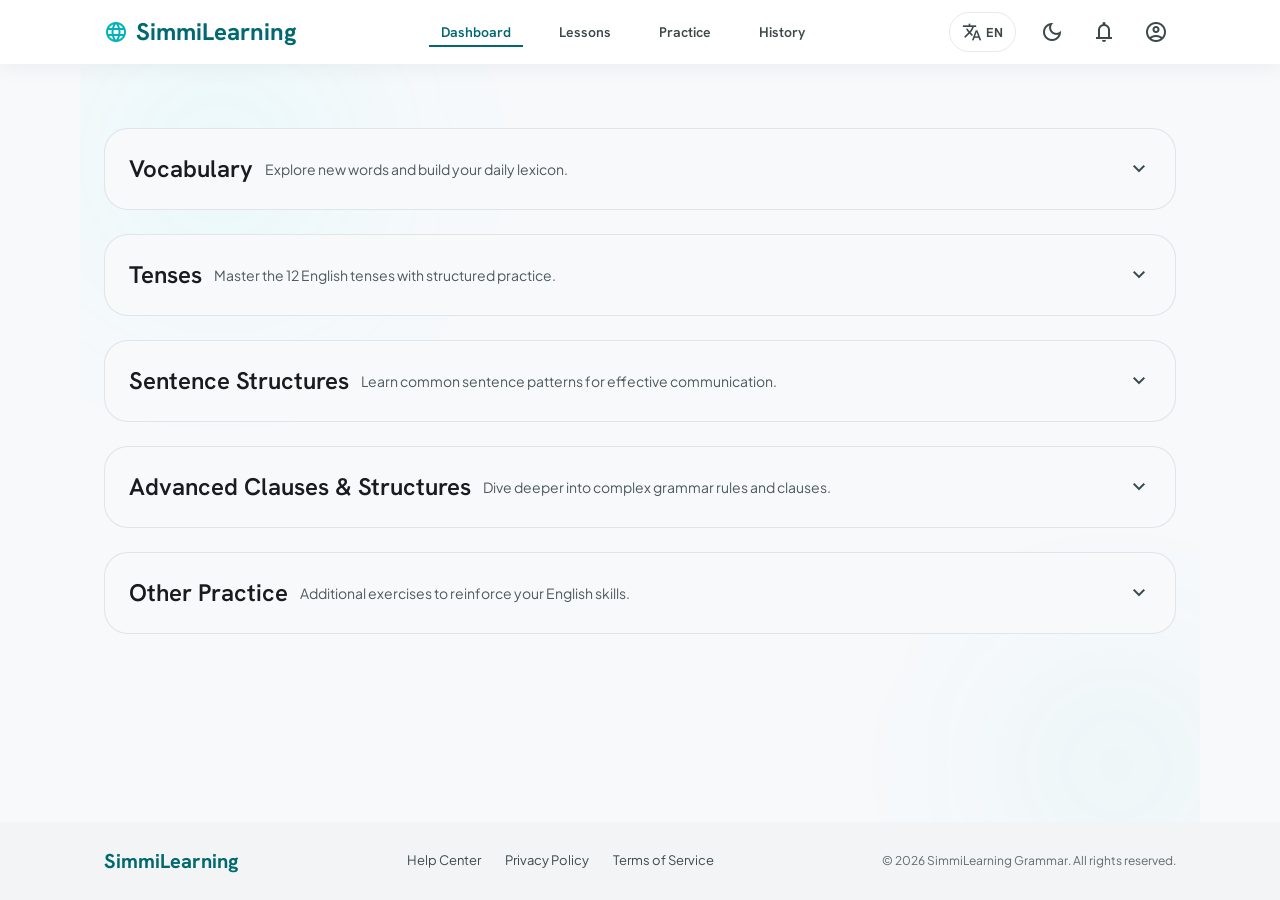
<file: index.html>
<!DOCTYPE html>
<html lang="en">
<head>
  <meta charset="utf-8"/>
  <meta content="width=device-width, initial-scale=1.0" name="viewport"/>
  <title>SimmiLearning - Interactive English Tense Practice</title>
  
  <!-- Material Symbols and Google Fonts -->
  <link href="https://fonts.googleapis.com/css2?family=Material+Symbols+Outlined:wght,FILL@100..700,0..1&amp;display=swap" rel="stylesheet"/>
  
  <!-- Custom Style System -->
  <link href="style.css" rel="stylesheet"/>
</head>
<body>

  <!-- Top Navigation Bar -->
  <header class="header-bar">
    <div class="header-container">
      <a href="#" id="logo-container" class="logo">
        <span class="material-symbols-outlined filled">language</span>
        SimmiLearning
      </a>
      
      <!-- Desktop Navigation links -->
      <nav class="nav-links" aria-label="Main Navigation">
        <a href="#" id="nav-dashboard" class="nav-link active">Dashboard</a>
        <a href="#" id="nav-lessons" class="nav-link">Lessons</a>
        <a href="#" id="nav-practice" class="nav-link">Practice</a>
        <a href="#" id="nav-history" class="nav-link">History</a>
      </nav>
      
      <!-- Action buttons -->
      <div class="header-actions">
        <!-- Language Toggle Button -->
        <button id="lang-toggle-btn" class="icon-btn" aria-label="Switch language" style="display: flex; align-items: center; gap: 4px; padding: 6px 12px; border-radius: var(--rounded-full); border: 1px solid rgba(132, 148, 149, 0.2); height: 40px; margin-right: 4px; color: var(--on-surface-variant);">
          <span class="material-symbols-outlined" style="font-size: 20px;">translate</span>
          <span id="lang-label" style="font-family: var(--font-display); font-size: 13px; font-weight: 700;">EN</span>
        </button>
        <!-- Theme Toggle Button -->
        <button id="theme-toggle-btn" class="icon-btn" aria-label="Toggle dark mode">
          <span class="material-symbols-outlined">dark_mode</span>
        </button>
        <!-- Notifications -->
        <button class="icon-btn" aria-label="Notifications">
          <span class="material-symbols-outlined">notifications</span>
        </button>
        <!-- Profile Account -->
        <button class="icon-btn" aria-label="Account profile">
          <span class="material-symbols-outlined">account_circle</span>
        </button>
      </div>
    </div>
  </header>

  <!-- Main Canvas Content wrapper -->
  <main class="main-canvas">
    <!-- Ambient Background Effects -->
    <div class="ambient-glow">
      <div class="glow-bubble-1"></div>
      <div class="glow-bubble-2"></div>
    </div>

    <!-- VIEW 5: History / Tracking -->
    <section id="screen-history" class="view-section" style="display: none;">
      <div class="hero-block">
        <h1 id="history-hero-title" class="text-display">Learning History</h1>
        <p id="history-hero-subtitle" class="text-body-lg">Track your progress and review your past practice sessions and learning activities.</p>
      </div>
      <div class="glass-card" style="padding: var(--spacing-lg);">
        <div id="history-tracking-list" style="display: flex; flex-direction: column; gap: 12px;">
          <!-- History items injected via JS -->
        </div>
      </div>
    </section>

    <!-- VIEW 1: Dashboard / Selection -->
    <section id="screen-selection" class="view-section">

      <details class="section-container" style="margin-top: var(--spacing-md); background: var(--surface); border: 1px solid rgba(132, 148, 149, 0.2); border-radius: var(--rounded-xl); padding: var(--spacing-md);">
        <summary style="cursor: pointer; display: flex; align-items: center; justify-content: space-between; list-style: none;">
          <div style="display: flex; align-items: center; gap: 12px; flex-wrap: wrap;">
            <h2 class="text-headline-md" style="margin: 0; color: var(--on-surface);">Vocabulary</h2>
            <span style="color: var(--on-surface-variant); font-size: 14px; font-weight: 400; opacity: 0.9;">Explore new words and build your daily lexicon.</span>
          </div>
          <span class="material-symbols-outlined summary-chevron" style="color: var(--on-surface-variant);">expand_more</span>
        </summary>
        <div style="margin-top: var(--spacing-md); padding-top: var(--spacing-md); border-top: 1px solid rgba(132, 148, 149, 0.1);">
          <div id="grid-vocabulary" class="grid-container">
            <!-- Populated by app.js -->
          </div>
        </div>
      </details>

      <details class="section-container" style="margin-top: var(--spacing-md); background: var(--surface); border: 1px solid rgba(132, 148, 149, 0.2); border-radius: var(--rounded-xl); padding: var(--spacing-md);">
        <summary style="cursor: pointer; display: flex; align-items: center; justify-content: space-between; list-style: none;">
          <div style="display: flex; align-items: center; gap: 12px; flex-wrap: wrap;">
            <h2 class="text-headline-md" style="margin: 0; color: var(--on-surface);">Tenses</h2>
            <span style="color: var(--on-surface-variant); font-size: 14px; font-weight: 400; opacity: 0.9;">Master the 12 English tenses with structured practice.</span>
          </div>
          <span class="material-symbols-outlined summary-chevron" style="color: var(--on-surface-variant);">expand_more</span>
        </summary>
        <div style="margin-top: var(--spacing-md); padding-top: var(--spacing-md); border-top: 1px solid rgba(132, 148, 149, 0.1);">
          <div id="grid-tenses" class="grid-container">
            <!-- Populated by app.js -->
          </div>
        </div>
      </details>

      <details class="section-container" style="margin-top: var(--spacing-md); background: var(--surface); border: 1px solid rgba(132, 148, 149, 0.2); border-radius: var(--rounded-xl); padding: var(--spacing-md);">
        <summary style="cursor: pointer; display: flex; align-items: center; justify-content: space-between; list-style: none;">
          <div style="display: flex; align-items: center; gap: 12px; flex-wrap: wrap;">
            <h2 class="text-headline-md" style="margin: 0; color: var(--on-surface);">Sentence Structures</h2>
            <span style="color: var(--on-surface-variant); font-size: 14px; font-weight: 400; opacity: 0.9;">Learn common sentence patterns for effective communication.</span>
          </div>
          <span class="material-symbols-outlined summary-chevron" style="color: var(--on-surface-variant);">expand_more</span>
        </summary>
        <div style="margin-top: var(--spacing-md); padding-top: var(--spacing-md); border-top: 1px solid rgba(132, 148, 149, 0.1);">
          <div id="grid-structures" class="grid-container">
            <!-- Populated by app.js -->
          </div>
        </div>
      </details>

      <details class="section-container" style="margin-top: var(--spacing-md); background: var(--surface); border: 1px solid rgba(132, 148, 149, 0.2); border-radius: var(--rounded-xl); padding: var(--spacing-md);">
        <summary style="cursor: pointer; display: flex; align-items: center; justify-content: space-between; list-style: none;">
          <div style="display: flex; align-items: center; gap: 12px; flex-wrap: wrap;">
            <h2 class="text-headline-md" style="margin: 0; color: var(--on-surface);">Advanced Clauses & Structures</h2>
            <span style="color: var(--on-surface-variant); font-size: 14px; font-weight: 400; opacity: 0.9;">Dive deeper into complex grammar rules and clauses.</span>
          </div>
          <span class="material-symbols-outlined summary-chevron" style="color: var(--on-surface-variant);">expand_more</span>
        </summary>
        <div style="margin-top: var(--spacing-md); padding-top: var(--spacing-md); border-top: 1px solid rgba(132, 148, 149, 0.1);">
          <div id="grid-advanced" class="grid-container">
            <!-- Populated by app.js -->
          </div>
        </div>
      </details>

      <details class="section-container" style="margin-top: var(--spacing-md); background: var(--surface); border: 1px solid rgba(132, 148, 149, 0.2); border-radius: var(--rounded-xl); padding: var(--spacing-md);">
        <summary style="cursor: pointer; display: flex; align-items: center; justify-content: space-between; list-style: none;">
          <div style="display: flex; align-items: center; gap: 12px; flex-wrap: wrap;">
            <h2 class="text-headline-md" style="margin: 0; color: var(--on-surface);">Other Practice</h2>
            <span style="color: var(--on-surface-variant); font-size: 14px; font-weight: 400; opacity: 0.9;">Additional exercises to reinforce your English skills.</span>
          </div>
          <span class="material-symbols-outlined summary-chevron" style="color: var(--on-surface-variant);">expand_more</span>
        </summary>
        <div style="margin-top: var(--spacing-md); padding-top: var(--spacing-md); border-top: 1px solid rgba(132, 148, 149, 0.1);">
          <div id="grid-others" class="grid-container">
            <!-- Populated by app.js -->
          </div>
        </div>
      </details>
    </section>

    <!-- VIEW: Theory / Lesson -->
    <section id="screen-theory" class="view-section" style="display: none;">
      <div class="hero-block">
        <h1 id="theory-hero-title" class="text-display">Theory & Instructions</h1>
        <p id="theory-hero-subtitle" class="text-body-lg">Please read the theory carefully before starting your practice test.</p>
      </div>
      <div class="glass-card" style="padding: var(--spacing-lg);">
        <div id="theory-content-container">
          <!-- Theory HTML injected here -->
        </div>
        <div style="margin-top: 32px; display: flex; justify-content: center;">
          <button id="btn-start-test-from-theory" class="btn-primary" style="padding: 12px 32px; font-size: 16px; border-radius: var(--rounded-full);">
            Bắt đầu làm bài (Start Test)
            <span class="material-symbols-outlined" style="margin-left: 8px;">play_arrow</span>
          </button>
        </div>
      </div>
    </section>

    <!-- VIEW 4: Lessons Overview (Tiếng Anh 8 Global Success) -->
    <section id="screen-lessons" class="view-section">
      <div class="hero-block" style="max-width: 840px;">
        <div style="display: inline-flex; align-items: center; gap: 6px; padding: 4px 12px; border-radius: var(--rounded-full); background: rgba(0, 105, 111, 0.1); color: var(--primary); font-size: 12px; font-weight: 700; text-transform: uppercase; letter-spacing: 0.5px; margin-bottom: 12px;">
          <span class="material-symbols-outlined" style="font-size: 16px;">school</span>
          <span>Curriculum Overview</span>
        </div>
        <h1 id="lessons-hero-title" class="text-display">Tiếng Anh 8 Global Success</h1>
        <p id="lessons-hero-subtitle" class="text-body-lg">Master all 12 units structured across two semesters. Deep dive into vocabulary topics and core grammar points designed for comprehensive fluency.</p>
      </div>

      <!-- Progress Tracking Dashboard Header -->
      <div class="lessons-dashboard-header" style="display: grid; grid-template-columns: repeat(auto-fit, minmax(320px, 1fr)); gap: var(--spacing-gutter); margin-bottom: var(--spacing-lg);">
        <!-- Overall Completion Indicator Card -->
        <div class="glass-card" style="padding: var(--spacing-md); justify-content: space-between; border-left: 4px solid var(--primary);">
          <div>
            <div style="display: flex; justify-content: space-between; align-items: flex-start; margin-bottom: var(--spacing-base);">
              <div>
                <span style="display: inline-block; padding: 4px 12px; border-radius: var(--rounded-full); background: rgba(0, 105, 111, 0.1); color: var(--primary); font-weight: 700; font-size: 12px; margin-bottom: 8px;">Overall Progress</span>
                <h2 class="text-headline-md" style="margin-top: 2px;">Curriculum Completion</h2>
                <p class="text-body-md" style="color: var(--on-surface-variant); margin-bottom: 16px;">You're making great progress! Keep it up to finish the school year strong.</p>
              </div>
              <div style="width: 56px; height: 56px; border-radius: 50%; background: var(--primary-container); color: var(--on-primary-container); display: flex; align-items: center; justify-content: center; font-weight: 700; font-size: 16px; border: 1px solid rgba(0, 105, 111, 0.2); flex-shrink: 0;">25%</div>
            </div>
          </div>
          <div>
            <div style="display: flex; justify-content: space-between; font-size: 14px; font-weight: 600; margin-bottom: 8px;">
              <span style="color: var(--on-surface-variant);">Units Mastered</span>
              <span style="color: var(--primary); font-weight: 700;">3 of 12 Units Complete</span>
            </div>
            <div class="progress-track" style="height: 12px; border-radius: var(--rounded-full); overflow: hidden; background: var(--surface-variant);">
              <div class="progress-bar" style="width: 25%; background: linear-gradient(90deg, var(--primary) 0%, var(--inverse-primary) 100%); height: 100%;"></div>
            </div>
          </div>
        </div>

        <!-- Continue Learning Shortcut Card -->
        <div style="background: linear-gradient(135deg, var(--primary) 0%, #004f53 100%); color: var(--on-primary); border-radius: var(--rounded-xl); padding: var(--spacing-md); display: flex; flex-direction: column; justify-content: space-between; position: relative; overflow: hidden; box-shadow: var(--shadow-level2);">
          <div style="position: absolute; right: -20px; bottom: -20px; width: 160px; height: 160px; background: rgba(114, 245, 255, 0.15); border-radius: 50%; filter: blur(24px);"></div>
          <div style="position: relative; z-index: 2;">
            <div style="display: flex; align-items: center; gap: 8px; margin-bottom: 12px;">
              <span style="background: var(--primary-container); color: var(--on-primary-container); padding: 2px 10px; border-radius: var(--rounded-full); font-size: 11px; font-weight: 800; text-transform: uppercase; letter-spacing: 0.5px;">Next Up</span>
              <span style="font-size: 13px; opacity: 0.9; font-weight: 600;">Semester 1 • Unit 4</span>
            </div>
            <h3 style="font-size: 24px; font-weight: 700; margin-bottom: 6px; color: #ffffff;">Ethnic groups of Vietnam</h3>
            <p style="font-size: 14px; opacity: 0.85; margin-bottom: 16px; line-height: 1.5;">Explore the traditional cultures, customs, and lifestyles of 54 ethnic minority groups in Vietnam.</p>
            
            <div style="background: rgba(0, 0, 0, 0.18); backdrop-filter: blur(8px); padding: 12px; border-radius: var(--rounded-lg); border: 1px solid rgba(255, 255, 255, 0.12); margin-bottom: 20px;">
              <div style="font-size: 11px; font-weight: 700; text-transform: uppercase; color: var(--primary-container); display: flex; align-items: center; gap: 4px; margin-bottom: 4px;">
                <span class="material-symbols-outlined" style="font-size: 16px;">lightbulb</span>
                <span>Core Grammar Focus</span>
              </div>
              <p style="font-size: 13px; font-weight: 600; color: #ffffff; margin: 0;">Yes/No & Wh-questions; Countable and uncountable nouns</p>
            </div>
          </div>

          <button id="btn-continue-unit-4" class="btn-primary" style="background: var(--primary-container); color: var(--on-primary-container); border: none; font-weight: 700; width: 100%; justify-content: center; position: relative; z-index: 2; box-shadow: 0 4px 12px rgba(0, 0, 0, 0.15);">
            <span class="material-symbols-outlined">play_circle</span>
            Continue Learning
          </button>
        </div>
      </div>

      <!-- Integrated Search & Filter Controls -->
      <div class="glass-card" style="padding: 16px; margin-bottom: var(--spacing-lg); display: flex; flex-wrap: wrap; gap: 16px; align-items: center; justify-content: space-between;">
        <div style="position: relative; flex: 1; min-width: 260px;">
          <span class="material-symbols-outlined" style="position: absolute; left: 14px; top: 50%; transform: translateY(-50%); color: var(--on-surface-variant); font-size: 22px; pointer-events: none;">search</span>
          <input type="text" id="app-curriculum-search" placeholder="Search units by title, topic, or grammar point..." style="width: 100%; padding: 12px 38px 12px 44px; border-radius: var(--rounded-lg); border: 1px solid var(--outline-variant); background: var(--surface-container-low); color: var(--on-surface); font-size: 14px; font-family: var(--font-body); transition: all var(--transition-fast); outline: none;" />
          <button id="app-clear-search" style="position: absolute; right: 12px; top: 50%; transform: translateY(-50%); background: none; border: none; color: var(--on-surface-variant); cursor: pointer; display: none; padding: 4px;">
            <span class="material-symbols-outlined" style="font-size: 18px;">close</span>
          </button>
        </div>
        <div style="display: flex; gap: 6px; background: var(--surface-container-low); padding: 4px; border-radius: var(--rounded-lg); border: 1px solid var(--outline-variant); overflow-x: auto;">
          <button class="app-lesson-tab active" data-filter="all" style="padding: 6px 16px; border-radius: var(--rounded-default); font-size: 12px; font-weight: 700; border: none; cursor: pointer; transition: all 0.2s; background: var(--primary); color: var(--on-primary);">All Units (12)</button>
          <button class="app-lesson-tab" data-filter="sem1" style="padding: 6px 16px; border-radius: var(--rounded-default); font-size: 12px; font-weight: 600; border: none; cursor: pointer; transition: all 0.2s; background: transparent; color: var(--on-surface-variant);">Semester 1 (1-6)</button>
          <button class="app-lesson-tab" data-filter="sem2" style="padding: 6px 16px; border-radius: var(--rounded-default); font-size: 12px; font-weight: 600; border: none; cursor: pointer; transition: all 0.2s; background: transparent; color: var(--on-surface-variant);">Semester 2 (7-12)</button>
        </div>
      </div>

      <!-- No Results State -->
      <div id="app-lessons-no-results" class="glass-card" style="display: none; text-align: center; padding: 48px 24px; margin-bottom: var(--spacing-lg);">
        <span class="material-symbols-outlined" style="font-size: 48px; color: var(--outline); margin-bottom: 12px;">search_off</span>
        <h3 style="font-size: 20px; font-weight: 700; color: var(--on-surface); margin-bottom: 8px;">No matching units found</h3>
        <p style="color: var(--on-surface-variant); font-size: 14px; max-width: 440px; margin: 0 auto 16px auto;">We couldn't find any curriculum units or grammar points matching your search query. Try searching for "environment", "conditional", or "Unit 1".</p>
        <button id="app-reset-search" class="btn-secondary" style="margin: 0 auto;">
          <span class="material-symbols-outlined">refresh</span>
          Reset Search
        </button>
      </div>

      <!-- Semester 1 Grid -->
      <div id="app-sem1-container" style="margin-bottom: var(--spacing-lg);">
        <div style="display: flex; justify-content: space-between; align-items: center; border-bottom: 1px solid var(--outline-variant); padding-bottom: 12px; margin-bottom: 20px;">
          <div style="display: flex; align-items: center; gap: 12px;">
            <div style="width: 32px; height: 32px; border-radius: var(--rounded-default); background: rgba(0, 105, 111, 0.12); color: var(--primary); font-weight: 700; display: flex; align-items: center; justify-content: center;">1</div>
            <div>
              <h2 style="font-size: 20px; font-weight: 700; color: var(--on-surface); margin: 0;">Semester 1 (Học kì 1)</h2>
              <p style="font-size: 13px; color: var(--on-surface-variant); margin: 0;">Units 1 to 6 • Fundamental everyday communication and Vietnamese culture</p>
            </div>
          </div>
          <span style="font-size: 12px; font-weight: 700; color: var(--primary); background: rgba(0, 105, 111, 0.1); padding: 4px 12px; border-radius: var(--rounded-full);">3 of 6 Completed</span>
        </div>
        <div id="app-lessons-grid-sem1" class="grid-container" style="grid-template-columns: repeat(auto-fill, minmax(320px, 1fr));">
          <!-- Units 1-6 dynamically populated by app.js -->
        </div>
      </div>

      <!-- Semester 2 Grid -->
      <div id="app-sem2-container">
        <div style="display: flex; justify-content: space-between; align-items: center; border-bottom: 1px solid var(--outline-variant); padding-bottom: 12px; margin-bottom: 20px;">
          <div style="display: flex; align-items: center; gap: 12px;">
            <div style="width: 32px; height: 32px; border-radius: var(--rounded-default); background: rgba(80, 217, 226, 0.15); color: var(--secondary); font-weight: 700; display: flex; align-items: center; justify-content: center;">2</div>
            <div>
              <h2 style="font-size: 20px; font-weight: 700; color: var(--on-surface); margin: 0;">Semester 2 (Học kì 2)</h2>
              <p style="font-size: 13px; color: var(--on-surface-variant); margin: 0;">Units 7 to 12 • Global challenges, science, and future horizons</p>
            </div>
          </div>
          <span style="font-size: 12px; font-weight: 700; color: var(--on-surface-variant); background: var(--surface-variant); padding: 4px 12px; border-radius: var(--rounded-full);">0 of 6 Completed</span>
        </div>
        <div id="app-lessons-grid-sem2" class="grid-container" style="grid-template-columns: repeat(auto-fill, minmax(320px, 1fr));">
          <!-- Units 7-12 dynamically populated by app.js -->
        </div>
      </div>
    </section>

    <!-- VIEW 5: Unit Details -->
    <section id="screen-unit-details" class="view-section">
      <div class="unit-details-layout" style="display: flex; min-height: calc(100vh - 120px); width: calc(100% + calc(var(--spacing-gutter) * 2)); margin-left: calc(var(--spacing-gutter) * -1); margin-right: calc(var(--spacing-gutter) * -1); margin-top: calc(var(--spacing-lg) * -1); background: var(--surface-container-lowest); border-radius: var(--rounded-lg); overflow: hidden; box-shadow: var(--shadow-level1);">
        <!-- Left Sidebar -->
        <aside class="unit-sidebar" style="width: 280px; border-right: 1px solid var(--outline-variant); background: var(--surface); padding: 32px 0; display: flex; flex-direction: column; flex-shrink: 0;">
          
          <!-- Sidebar Header (Unit Badge & Title) -->
          <div style="padding: 0 24px; display: flex; align-items: flex-start; gap: 16px; margin-bottom: 32px;">
            <div id="ud-sidebar-badge" style="width: 48px; height: 48px; border-radius: var(--rounded-lg); background: #004f53; color: #fff; display: flex; align-items: center; justify-content: center; font-size: 18px; font-weight: 700;">U1</div>
            <div>
              <div style="font-size: 11px; font-weight: 700; color: var(--primary); text-transform: uppercase; letter-spacing: 1px; margin-bottom: 4px;">UNIT <span id="ud-sidebar-unit-num">1</span></div>
              <h2 id="ud-sidebar-title" style="font-size: 20px; font-weight: 700; color: var(--on-surface); line-height: 1.2;">Leisure Time</h2>
            </div>
          </div>

          <!-- Navigation Menu -->
          <nav style="display: flex; flex-direction: column; gap: 4px; padding: 0 12px; flex: 1;">
            <button class="ud-nav-item active" style="display: flex; align-items: center; gap: 16px; width: 100%; padding: 12px 16px; border: none; background: rgba(0, 105, 111, 0.1); border-left: 4px solid var(--primary); border-radius: 0 var(--rounded-md) var(--rounded-md) 0; color: var(--primary); font-size: 14px; font-weight: 600; cursor: pointer; text-align: left;">
              <span class="material-symbols-outlined" style="font-size: 20px;">lightbulb</span>
              Introduction
            </button>
            <button class="ud-nav-item" style="display: flex; align-items: center; gap: 16px; width: 100%; padding: 12px 16px; border: none; background: transparent; border-left: 4px solid transparent; color: var(--on-surface-variant); font-size: 14px; font-weight: 500; cursor: pointer; text-align: left; transition: all 0.2s;">
              <span class="material-symbols-outlined" style="font-size: 20px;">menu_book</span>
              Vocabulary &amp; Grammar
            </button>
            <button class="ud-nav-item" style="display: flex; align-items: center; gap: 16px; width: 100%; padding: 12px 16px; border: none; background: transparent; border-left: 4px solid transparent; color: var(--on-surface-variant); font-size: 14px; font-weight: 500; cursor: pointer; text-align: left; transition: all 0.2s;">
              <span class="material-symbols-outlined" style="font-size: 20px;">my_location</span>
              Practice
            </button>
            <button class="ud-nav-item" style="display: flex; align-items: center; gap: 16px; width: 100%; padding: 12px 16px; border: none; background: transparent; border-left: 4px solid transparent; color: var(--on-surface-variant); font-size: 14px; font-weight: 500; cursor: pointer; text-align: left; transition: all 0.2s;">
              <span class="material-symbols-outlined" style="font-size: 20px;">check_circle</span>
              Adaptive Exercises
            </button>
          </nav>

          <!-- Bottom Resources -->
          <div style="padding: 24px 12px 0; border-top: 1px solid var(--outline-variant); margin-top: 24px;">
            <button class="ud-nav-item" style="display: flex; align-items: center; gap: 16px; width: 100%; padding: 12px 16px; border: none; background: transparent; color: var(--on-surface-variant); font-size: 14px; font-weight: 500; cursor: pointer; text-align: left; transition: all 0.2s;">
              <span class="material-symbols-outlined" style="font-size: 20px;">folder</span>
              Resources
            </button>
            <button class="ud-nav-item" style="display: flex; align-items: center; gap: 16px; width: 100%; padding: 12px 16px; border: none; background: transparent; color: var(--on-surface-variant); font-size: 14px; font-weight: 500; cursor: pointer; text-align: left; transition: all 0.2s;">
              <span class="material-symbols-outlined" style="font-size: 20px;">translate</span>
              Dictionary
            </button>
          </div>
        </aside>

        <!-- Right Main Content -->
        <div style="flex: 1; padding: 48px; overflow-y: auto;">
          <div style="max-width: 800px; margin: 0 auto;">
            
            <div style="margin-bottom: 24px;">
              <span class="pill-badge" style="background: var(--surface-variant); color: var(--on-surface-variant); font-size: 11px; font-weight: 700; padding: 4px 12px; border-radius: var(--rounded-full); text-transform: uppercase;">BƯỚC 1</span>
            </div>

            <h1 id="ud-main-title" style="font-size: 40px; font-weight: 700; color: var(--on-surface); line-height: 1.2; margin-bottom: 24px; font-family: var(--font-display);">Tổng quan bài học: Thời gian rảnh rỗi</h1>

            <p id="ud-main-desc" style="font-size: 16px; line-height: 1.6; color: var(--on-surface-variant); margin-bottom: 48px;">
              Chào mừng bạn đến với bài học về sở thích và cách chúng ta tận hưởng thời gian rảnh rỗi trong thế giới hiện đại. Trong bài học này, chúng ta sẽ cùng khám phá thế giới của các sở thích cá nhân, sự cân bằng giữa các hoạt động kỹ thuật số và thể chất, cũng như cách những lựa chọn này định hình bản sắc riêng của mỗi người.
            </p>

            <!-- What will you learn Card -->
            <div style="background: var(--surface); border: 1px solid var(--outline-variant); border-radius: var(--rounded-xl); padding: 32px; margin-bottom: 48px; box-shadow: var(--shadow-level1);">
              <div style="display: flex; align-items: center; gap: 12px; margin-bottom: 24px;">
                <span class="material-symbols-outlined" style="color: var(--primary); font-size: 24px;">stars</span>
                <h3 style="font-size: 20px; font-weight: 700; color: var(--primary); margin: 0;">Bạn sẽ học được gì?</h3>
              </div>
              <ul id="ud-learning-points" style="list-style: none; padding: 0; margin: 0; display: flex; flex-direction: column; gap: 16px;">
                <!-- Filled dynamically via JS -->
                <li style="display: flex; align-items: flex-start; gap: 16px;">
                  <span class="material-symbols-outlined" style="color: var(--primary); font-size: 20px; margin-top: 2px;">radio_button_unchecked</span>
                  <span style="font-size: 15px; color: var(--on-surface); line-height: 1.5;">Từ vựng về các hoạt động giải trí hiện đại (DIY, mạng xã hội, v.v.)</span>
                </li>
                <li style="display: flex; align-items: flex-start; gap: 16px;">
                  <span class="material-symbols-outlined" style="color: var(--primary); font-size: 20px; margin-top: 2px;">radio_button_unchecked</span>
                  <span style="font-size: 15px; color: var(--on-surface); line-height: 1.5;">Cách sử dụng danh động từ và động từ nguyên thể để diễn đạt sở thích.</span>
                </li>
                <li style="display: flex; align-items: flex-start; gap: 16px;">
                  <span class="material-symbols-outlined" style="color: var(--primary); font-size: 20px; margin-top: 2px;">radio_button_unchecked</span>
                  <span style="font-size: 15px; color: var(--on-surface); line-height: 1.5;">Kỹ năng giao tiếp và cân bằng cuộc sống trong kỷ nguyên số.</span>
                </li>
              </ul>
            </div>

            <div style="border-top: 1px solid var(--outline-variant); padding-top: 32px; display: flex; justify-content: flex-end;">
              <button id="ud-btn-continue" class="btn-primary" style="background: #00696f; color: #fff; padding: 12px 24px; border-radius: var(--rounded-md); font-weight: 600; font-size: 15px; display: inline-flex; align-items: center; gap: 8px; border: none; cursor: pointer;">
                Tiếp tục
                <span class="material-symbols-outlined" style="font-size: 18px;">arrow_forward</span>
              </button>
            </div>

          </div>
        </div>
      </div>
    </section>

    <!-- VIEW 2: Quiz / Practice Exercises -->
    <section id="screen-practice" class="view-section">
      <div class="practice-container">
        <!-- Header & Progress Indicators -->
        <div class="practice-header">
          <div class="practice-header-top">
            <div>
              <span id="practice-tense-indicator" class="tense-indicator">Present Perfect</span>
              <h1 id="practice-session-title" class="text-headline-lg" style="margin-top: 4px;">Practice Session</h1>
            </div>
            <span id="practice-counter" class="question-counter">Question 1 of 5</span>
          </div>
          <!-- Categorized Practice Options Bar -->
          <div id="practice-options-bar" class="practice-options-bar" style="display: none;" aria-label="Practice Topic Filters"></div>
          <!-- Progress bar -->
          <div class="progress-track">
            <div id="practice-progress-bar" class="progress-bar"></div>
          </div>
        </div>

        <!-- Interactive Question Card -->
        <div class="glass-card question-glow-card" style="padding: 18px 24px;">
          <h2 id="practice-question-text" class="text-headline-md" style="margin-bottom: var(--spacing-xs); font-size: 20px; line-height: 1.3;">
            Which sentence correctly uses the present perfect tense?
          </h2>
          <p id="practice-prompt" class="text-body-md" style="color: var(--on-surface-variant); font-size: 13.5px; margin-bottom: 0;">Select the most appropriate option below.</p>
          
          <div id="practice-options-container" class="options-list">
            <!-- Option buttons rendered dynamically by app.js -->
          </div>
        </div>

        <!-- Hint Section Drawer -->
        <div id="hint-section" class="hint-section">
          <div class="hint-content">
            <span class="material-symbols-outlined">lightbulb</span>
            <p id="hint-text-content"></p>
          </div>
        </div>

        <!-- Action Controls -->
        <div class="practice-actions">
          <button id="hint-btn" class="btn-secondary">
            <span class="material-symbols-outlined">lightbulb</span>
            Hint
          </button>
          
          <button id="action-btn" class="btn-primary" style="width: auto; min-width: 180px;">
            Check Answer
            <span class="material-symbols-outlined">check</span>
          </button>
        </div>
      </div>
    </section>

    <!-- VIEW 3: Scorecard / Results -->
    <section id="screen-results" class="view-section">
      <div class="practice-container" style="max-width: 800px;">
        <!-- Hero Completed Banner -->
        <div class="results-hero">
          <h1 id="results-title" class="text-display">Session Complete!</h1>
          <p id="results-subtitle" class="text-body-lg">Excellent work! You're making solid progress on your English tenses.</p>
          
          <!-- Animated Score SVG Circle Chart -->
          <div class="results-chart-container">
            <svg class="circular-chart" viewBox="0 0 36 36" width="160" height="160">
              <path class="circle-bg" d="M18 2.0845 a 15.9155 15.9155 0 0 1 0 31.831 a 15.9155 15.9155 0 0 1 0 -31.831"></path>
              <path id="results-circle-progress" class="circle" d="M18 2.0845 a 15.9155 15.9155 0 0 1 0 31.831 a 15.9155 15.9155 0 0 1 0 -31.831"></path>
              <text id="results-score-text" class="percentage" x="18" y="20.35">8/10</text>
            </svg>
          </div>
        </div>

        <!-- Strengths / Areas of Improvement lists -->
        <div class="results-grid">
          <!-- Strengths -->
          <div class="breakdown-card strengths">
            <div class="breakdown-header">
              <span class="material-symbols-outlined filled">check_circle</span>
              <h2 id="strengths-title">Strengths</h2>
            </div>
            <ul id="strengths-list" class="breakdown-list">
              <!-- Dynamically populated -->
            </ul>
          </div>
          
          <!-- Improvements -->
          <div class="breakdown-card improvements">
            <div class="breakdown-header">
              <span class="material-symbols-outlined filled">trending_up</span>
              <h2 id="improvements-title">Areas to Improve</h2>
            </div>
            <ul id="improvements-list" class="breakdown-list">
              <!-- Dynamically populated -->
            </ul>
          </div>
        </div>

        <!-- Compact Interactive Examination Review Section (No long vertical scroll) -->
        <div id="results-review-section" class="glass-card" style="margin: var(--spacing-lg) 0; padding: var(--spacing-lg); display: none;">
          <div style="display: flex; justify-content: space-between; align-items: center; flex-wrap: wrap; gap: 12px; margin-bottom: 16px;">
            <div style="display: flex; align-items: center; gap: 8px;">
              <span class="material-symbols-outlined filled" style="color: var(--primary);">fact_check</span>
              <h2 class="text-headline-sm" style="margin: 0;">Examination Review</h2>
            </div>
            <!-- Filter Tabs -->
            <div id="review-filters" style="display: flex; gap: 6px; flex-wrap: wrap;">
              <button id="filter-btn-all" class="review-filter-btn active" onclick="filterReview('all')">All (<span id="count-all">0</span>)</button>
              <button id="filter-btn-incorrect" class="review-filter-btn" onclick="filterReview('incorrect')">Incorrect (<span id="count-incorrect">0</span>)</button>
              <button id="filter-btn-correct" class="review-filter-btn" onclick="filterReview('correct')">Correct (<span id="count-correct">0</span>)</button>
            </div>
          </div>

          <!-- Compact Numbered Pills Grid (Horizontally wrapping, fixed max height) -->
          <div id="review-pills-grid" style="display: flex; flex-wrap: wrap; gap: 8px; margin-bottom: 16px; max-height: 108px; overflow-y: auto; padding: 4px;">
            <!-- Dynamically populated with question badges -->
          </div>

          <!-- Active Question Review Compact Viewer Card -->
          <div id="review-detail-card" style="background: var(--surface-container-low); border: 1px solid var(--outline-variant); border-radius: var(--rounded-md); padding: 18px; transition: all 0.25s ease;">
            <!-- Dynamically displays selected question details -->
          </div>
        </div>

        <!-- Navigation CTAs -->
        <div class="results-actions">
          <button id="btn-practice-more" class="btn-primary">
            <span class="material-symbols-outlined">replay</span>
            Practice More
          </button>
          <button id="btn-back-dashboard" class="btn-secondary">
            <span class="material-symbols-outlined">dashboard</span>
            Back to Dashboard
          </button>
        </div>
      </div>
    </section>
  </main>

  <!-- Footer Information Bar -->
  <footer class="footer-bar">
    <div class="footer-container">
      <div class="footer-brand">SimmiLearning</div>
      <div class="footer-links">
        <a href="#" id="footer-help" class="footer-link">Help Center</a>
        <a href="#" id="footer-privacy" class="footer-link">Privacy Policy</a>
        <a href="#" id="footer-terms" class="footer-link">Terms of Service</a>
      </div>
      <div class="footer-copy">
        <span id="footer-copyright">&copy; 2026 SimmiLearning Grammar. All rights reserved.</span>
      </div>
    </div>
  </footer>

  <!-- Toast Notification Feedback -->
  <div id="toast-feedback" class="toast-container" role="status" aria-live="polite">
    <span class="toast-icon material-symbols-outlined">info</span>
    <span class="toast-text">Feedback details go here.</span>
  </div>

  <!-- Custom Scripts -->
  <script src="questions.js"></script>
  <script src="app.js"></script>
</body>
</html>
</file>
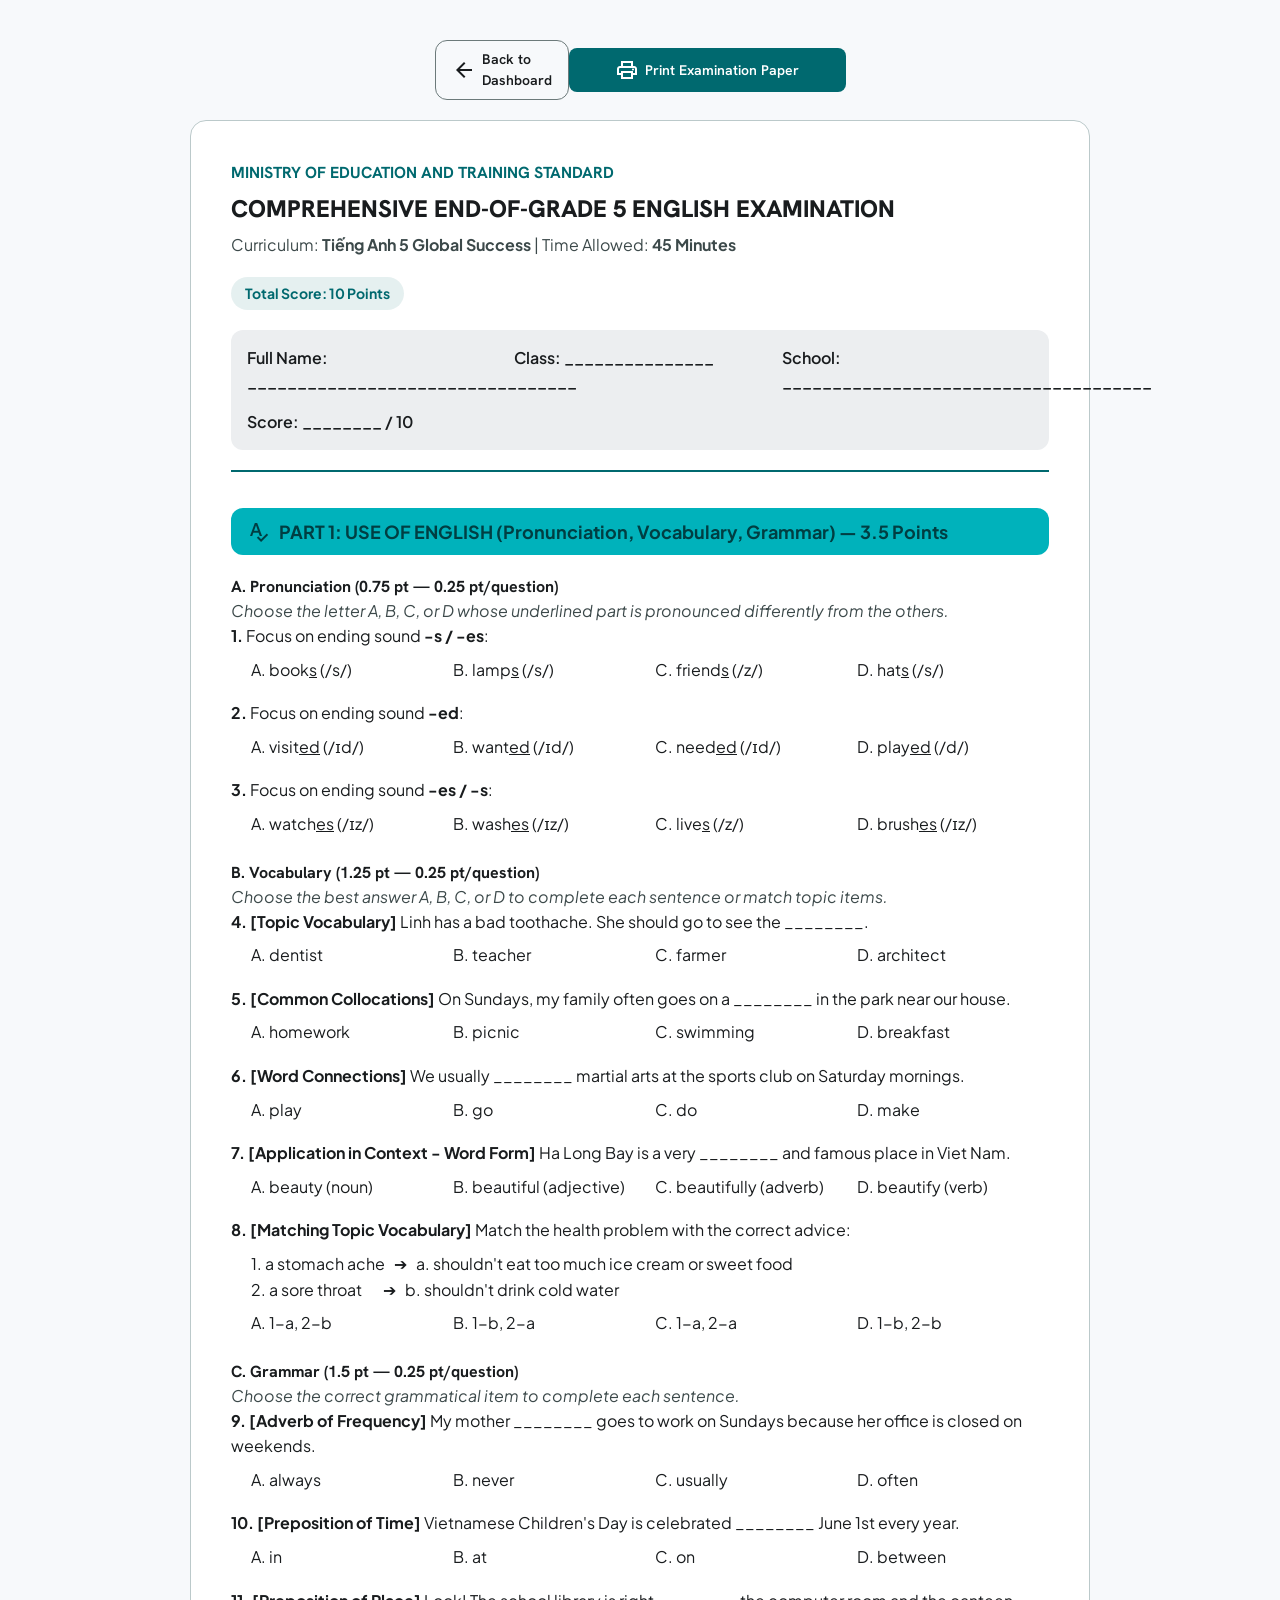
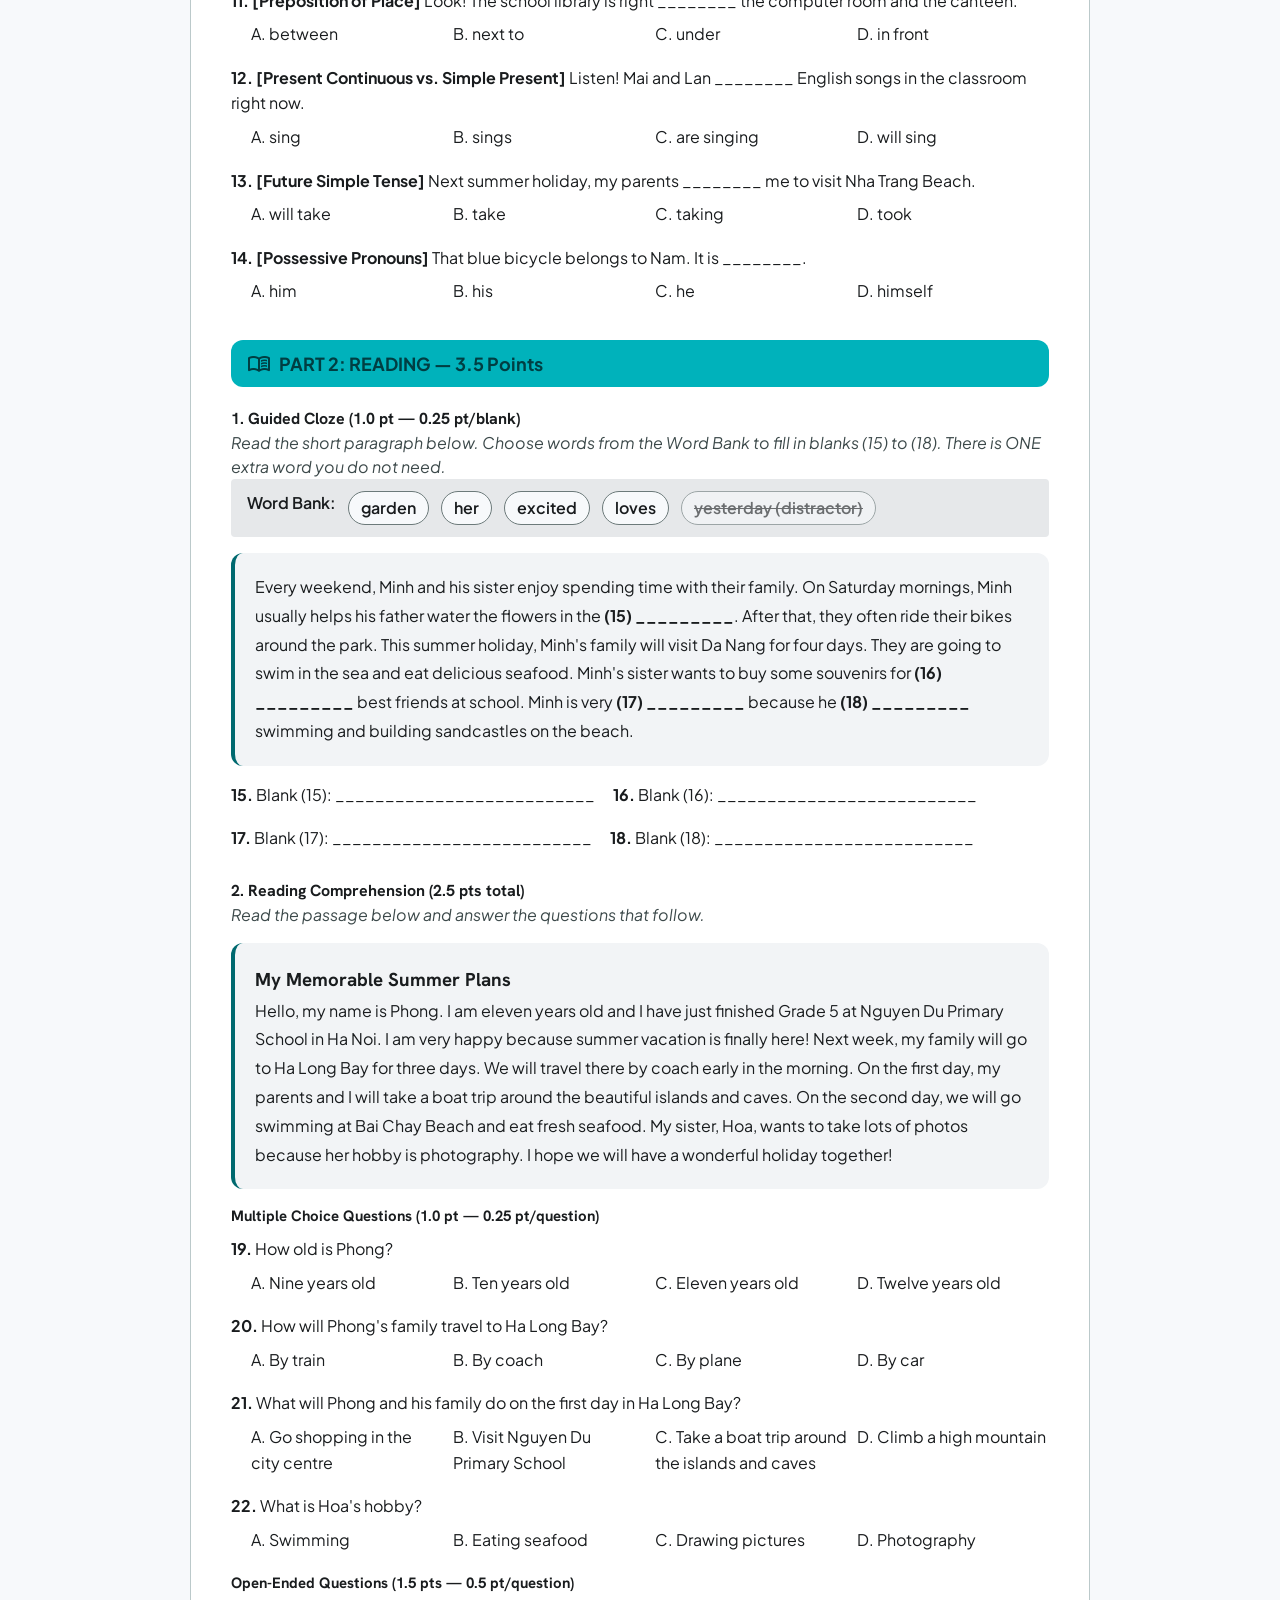
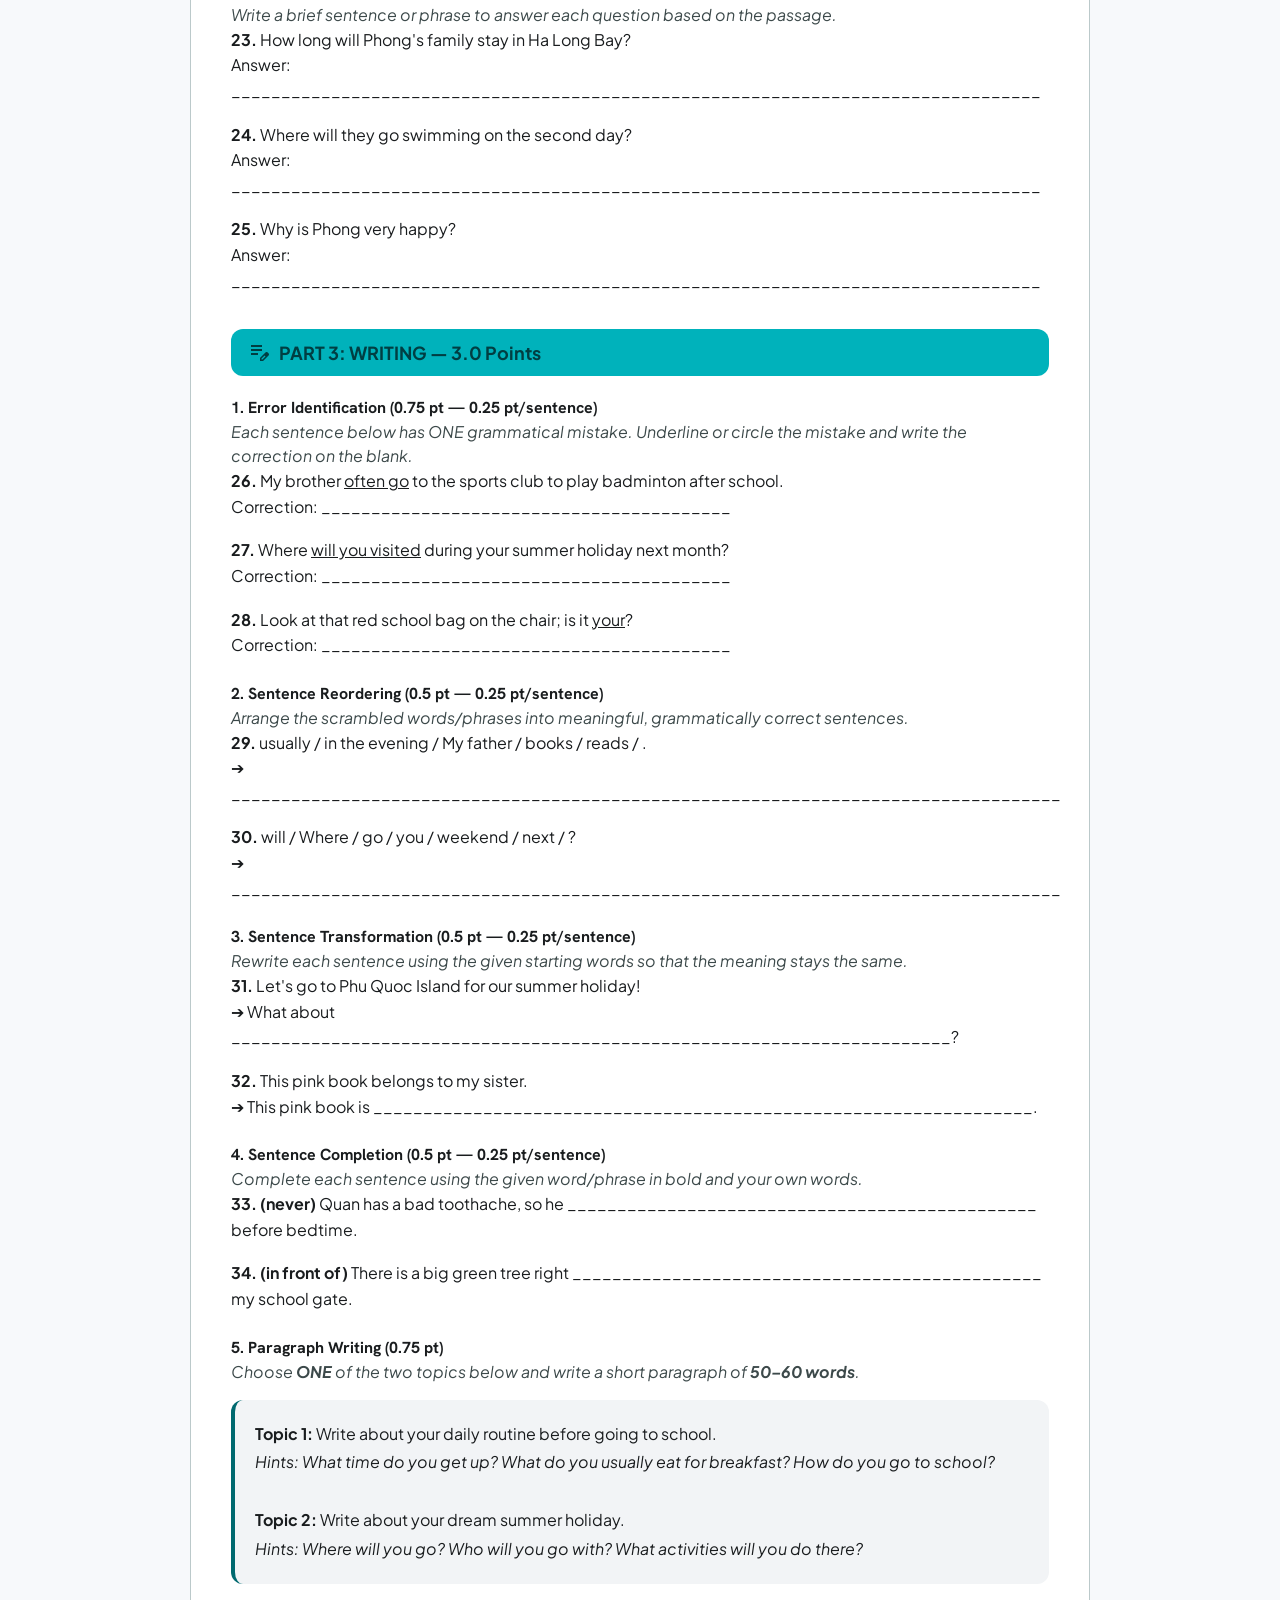
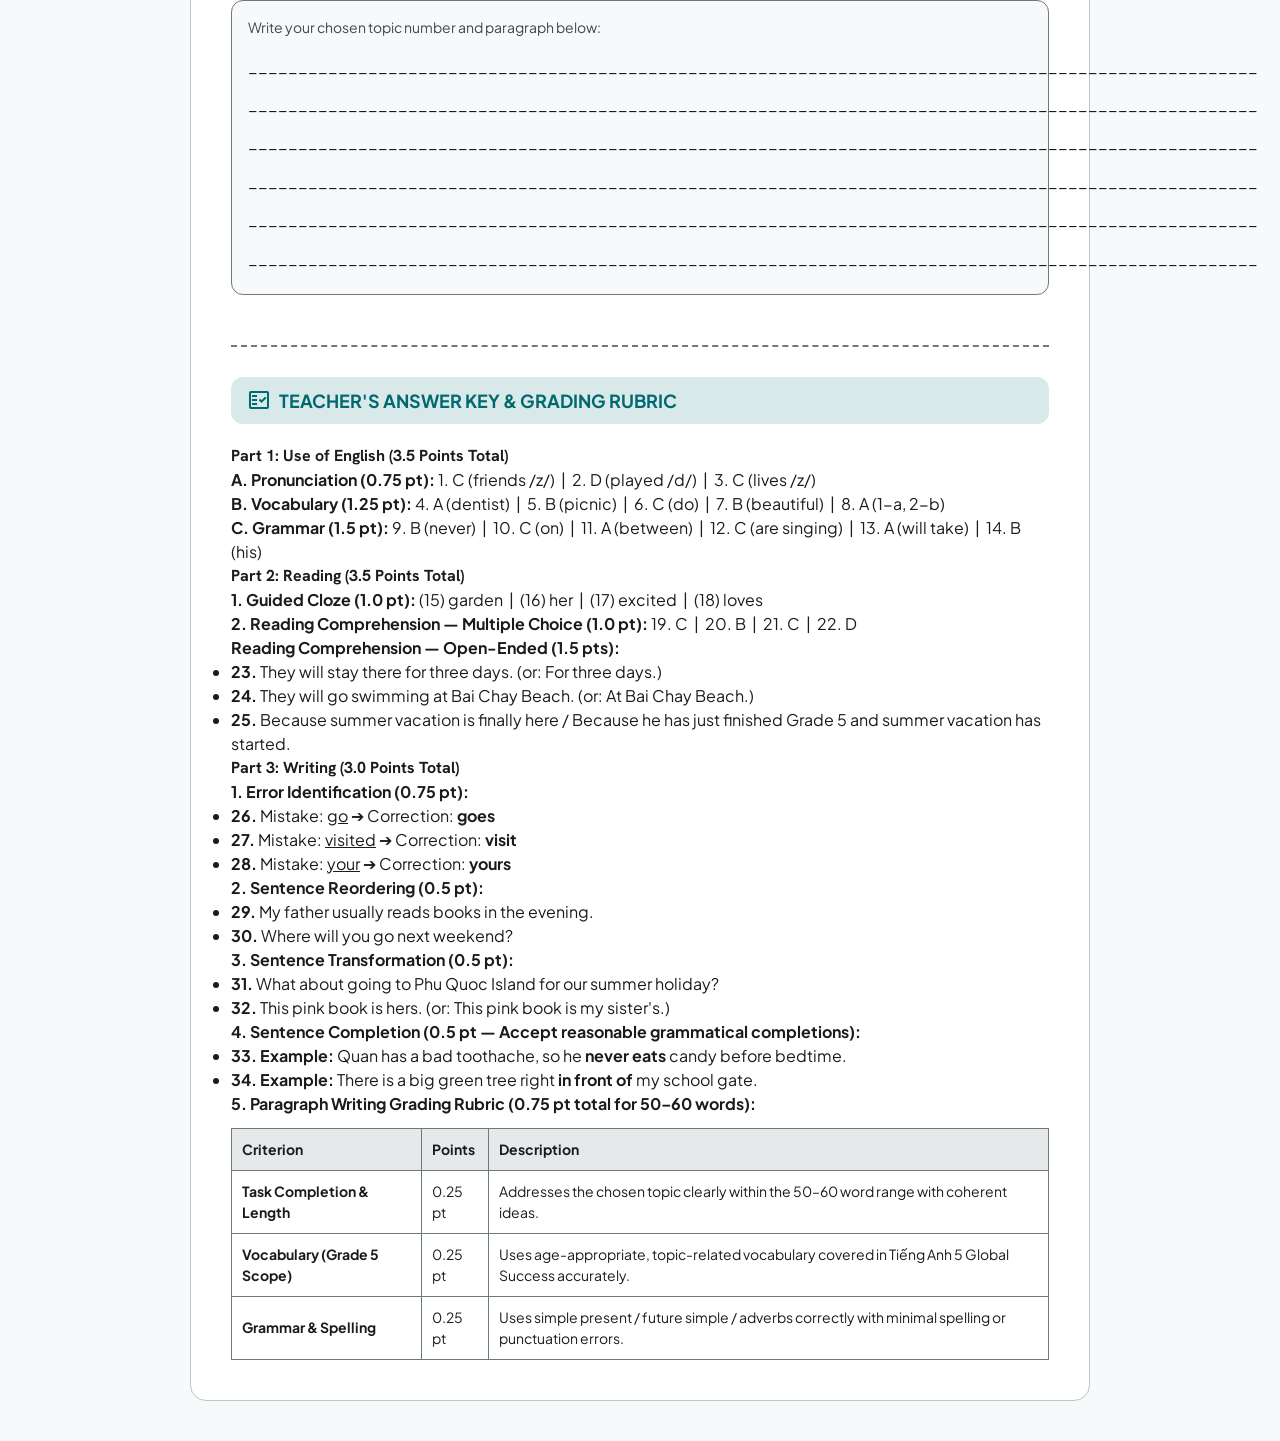
<file: grade5_exam.html>
<!DOCTYPE html>
<html lang="en">
<head>
  <meta charset="utf-8"/>
  <meta content="width=device-width, initial-scale=1.0" name="viewport"/>
  <title>Grade 5 Comprehensive 45-Minute English Examination (Tiếng Anh 5 Global Success)</title>
  <link href="https://fonts.googleapis.com/css2?family=Material+Symbols+Outlined:wght,FILL@100..700,0..1&display=swap" rel="stylesheet"/>
  <link href="style.css" rel="stylesheet"/>
  <style>
    body {
      background: var(--surface);
      color: var(--on-surface);
      padding: 40px 20px;
      font-family: var(--font-body);
    }
    .exam-container {
      max-width: 900px;
      margin: 0 auto;
      background: var(--surface-container-lowest);
      padding: 40px;
      border-radius: var(--rounded-lg);
      box-shadow: var(--shadow-md);
      border: 1px solid var(--outline-variant);
    }
    .exam-header {
      border-bottom: 2px solid var(--primary);
      padding-bottom: 20px;
      margin-bottom: 30px;
    }
    .exam-title-row {
      display: flex;
      justify-content: space-between;
      align-items: flex-start;
      flex-wrap: wrap;
      gap: 16px;
    }
    .school-info h3 {
      margin: 0;
      color: var(--primary);
      font-size: 16px;
      text-transform: uppercase;
    }
    .exam-title {
      font-family: var(--font-display);
      font-size: 24px;
      font-weight: 800;
      color: var(--on-surface);
      margin: 6px 0;
    }
    .student-info-grid {
      display: grid;
      grid-template-columns: repeat(auto-fit, minmax(200px, 1fr));
      gap: 16px;
      margin-top: 20px;
      background: var(--surface-container);
      padding: 16px;
      border-radius: var(--rounded-md);
    }
    .info-field {
      font-weight: 600;
    }
    .part-section {
      margin-top: 36px;
    }
    .part-title {
      background: var(--primary-container);
      color: var(--on-primary-container);
      padding: 10px 16px;
      border-radius: var(--rounded-md);
      font-size: 18px;
      font-weight: 700;
      margin-bottom: 20px;
      display: flex;
      align-items: center;
      gap: 8px;
    }
    .question-item {
      margin-bottom: 18px;
      line-height: 1.6;
    }
    .options-grid {
      display: grid;
      grid-template-columns: repeat(auto-fit, minmax(180px, 1fr));
      gap: 10px;
      margin-top: 8px;
      padding-left: 20px;
    }
    .reading-box {
      background: var(--surface-container-low);
      border-left: 4px solid var(--primary);
      padding: 20px;
      border-radius: var(--rounded-md);
      margin: 16px 0;
      line-height: 1.8;
    }
    .word-bank {
      display: flex;
      gap: 12px;
      flex-wrap: wrap;
      background: var(--surface-container-high);
      padding: 12px 16px;
      border-radius: var(--rounded-sm);
      margin-bottom: 14px;
      font-weight: 600;
    }
    .word-badge {
      background: var(--surface);
      border: 1px solid var(--outline);
      padding: 4px 12px;
      border-radius: var(--rounded-full);
    }
    .writing-line {
      display: inline-block;
      min-width: 280px;
      border-bottom: 1.5px dotted var(--outline);
      margin: 0 4px;
    }
    .answer-key-section {
      margin-top: 50px;
      padding-top: 30px;
      border-top: 2px dashed var(--outline);
    }
    @media print {
      body {
        padding: 0;
        background: #fff;
      }
      .exam-container {
        box-shadow: none;
        border: none;
        padding: 20px;
      }
      .no-print {
        display: none;
      }
    }
  </style>
</head>
<body>

  <div style="max-width: 900px; margin: 0 auto 20px; display: flex; justify-content: space-between; align-items: center;" class="no-print">
    <a href="index.html" class="btn-secondary" style="display: inline-flex; align-items: center; gap: 6px; text-decoration: none; padding: 8px 16px; border-radius: var(--rounded-md); border: 1px solid var(--outline); color: var(--on-surface);">
      <span class="material-symbols-outlined">arrow_back</span>
      Back to Dashboard
    </a>
    <button onclick="window.print()" class="btn-primary" style="display: inline-flex; align-items: center; gap: 6px; padding: 10px 20px;">
      <span class="material-symbols-outlined">print</span>
      Print Examination Paper
    </button>
  </div>

  <div class="exam-container">
    <!-- EXAM HEADER -->
    <header class="exam-header">
      <div class="exam-title-row">
        <div class="school-info">
          <h3>Ministry of Education and Training Standard</h3>
          <h1 class="exam-title">COMPREHENSIVE END-OF-GRADE 5 ENGLISH EXAMINATION</h1>
          <p style="color: var(--on-surface-variant); margin: 4px 0;">Curriculum: <strong>Tiếng Anh 5 Global Success</strong> | Time Allowed: <strong>45 Minutes</strong></p>
        </div>
        <div style="text-align: right;">
          <span style="display: inline-block; padding: 6px 14px; background: rgba(0, 105, 111, 0.1); color: var(--primary); font-weight: 700; border-radius: var(--rounded-full); font-size: 14px;">Total Score: 10 Points</span>
        </div>
      </div>

      <div class="student-info-grid">
        <div class="info-field">Full Name: _________________________________</div>
        <div class="info-field">Class: _______________</div>
        <div class="info-field">School: _____________________________________</div>
        <div class="info-field">Score: ________ / 10</div>
      </div>
    </header>

    <!-- PART 1: USE OF ENGLISH -->
    <section class="part-section">
      <div class="part-title">
        <span class="material-symbols-outlined">spellcheck</span>
        PART 1: USE OF ENGLISH (Pronunciation, Vocabulary, Grammar) — 3.5 Points
      </div>

      <h4>A. Pronunciation (0.75 pt — 0.25 pt/question)</h4>
      <p style="font-style: italic; color: var(--on-surface-variant);">Choose the letter A, B, C, or D whose underlined part is pronounced differently from the others.</p>
      
      <div class="question-item">
        <strong>1.</strong> Focus on ending sound <strong>-s / -es</strong>:
        <div class="options-grid">
          <div>A. book<u>s</u> (/s/)</div>
          <div>B. lamp<u>s</u> (/s/)</div>
          <div>C. friend<u>s</u> (/z/)</div>
          <div>D. hat<u>s</u> (/s/)</div>
        </div>
      </div>

      <div class="question-item">
        <strong>2.</strong> Focus on ending sound <strong>-ed</strong>:
        <div class="options-grid">
          <div>A. visit<u>ed</u> (/ɪd/)</div>
          <div>B. want<u>ed</u> (/ɪd/)</div>
          <div>C. need<u>ed</u> (/ɪd/)</div>
          <div>D. play<u>ed</u> (/d/)</div>
        </div>
      </div>

      <div class="question-item">
        <strong>3.</strong> Focus on ending sound <strong>-es / -s</strong>:
        <div class="options-grid">
          <div>A. watch<u>es</u> (/ɪz/)</div>
          <div>B. wash<u>es</u> (/ɪz/)</div>
          <div>C. live<u>s</u> (/z/)</div>
          <div>D. brush<u>es</u> (/ɪz/)</div>
        </div>
      </div>

      <h4 style="margin-top: 24px;">B. Vocabulary (1.25 pt — 0.25 pt/question)</h4>
      <p style="font-style: italic; color: var(--on-surface-variant);">Choose the best answer A, B, C, or D to complete each sentence or match topic items.</p>

      <div class="question-item">
        <strong>4. [Topic Vocabulary]</strong> Linh has a bad toothache. She should go to see the ________.
        <div class="options-grid">
          <div>A. dentist</div>
          <div>B. teacher</div>
          <div>C. farmer</div>
          <div>D. architect</div>
        </div>
      </div>

      <div class="question-item">
        <strong>5. [Common Collocations]</strong> On Sundays, my family often goes on a ________ in the park near our house.
        <div class="options-grid">
          <div>A. homework</div>
          <div>B. picnic</div>
          <div>C. swimming</div>
          <div>D. breakfast</div>
        </div>
      </div>

      <div class="question-item">
        <strong>6. [Word Connections]</strong> We usually ________ martial arts at the sports club on Saturday mornings.
        <div class="options-grid">
          <div>A. play</div>
          <div>B. go</div>
          <div>C. do</div>
          <div>D. make</div>
        </div>
      </div>

      <div class="question-item">
        <strong>7. [Application in Context - Word Form]</strong> Ha Long Bay is a very ________ and famous place in Viet Nam.
        <div class="options-grid">
          <div>A. beauty (noun)</div>
          <div>B. beautiful (adjective)</div>
          <div>C. beautifully (adverb)</div>
          <div>D. beautify (verb)</div>
        </div>
      </div>

      <div class="question-item">
        <strong>8. [Matching Topic Vocabulary]</strong> Match the health problem with the correct advice:
        <div style="margin-top: 8px; padding-left: 20px;">
          <div>1. a stomach ache &nbsp;&nbsp;➔&nbsp;&nbsp; a. shouldn't eat too much ice cream or sweet food</div>
          <div>2. a sore throat &nbsp;&nbsp;&nbsp;&nbsp;&nbsp;&nbsp;➔&nbsp;&nbsp; b. shouldn't drink cold water</div>
        </div>
        <div class="options-grid" style="margin-top: 8px;">
          <div>A. 1-a, 2-b</div>
          <div>B. 1-b, 2-a</div>
          <div>C. 1-a, 2-a</div>
          <div>D. 1-b, 2-b</div>
        </div>
      </div>

      <h4 style="margin-top: 24px;">C. Grammar (1.5 pt — 0.25 pt/question)</h4>
      <p style="font-style: italic; color: var(--on-surface-variant);">Choose the correct grammatical item to complete each sentence.</p>

      <div class="question-item">
        <strong>9. [Adverb of Frequency]</strong> My mother ________ goes to work on Sundays because her office is closed on weekends.
        <div class="options-grid">
          <div>A. always</div>
          <div>B. never</div>
          <div>C. usually</div>
          <div>D. often</div>
        </div>
      </div>

      <div class="question-item">
        <strong>10. [Preposition of Time]</strong> Vietnamese Children's Day is celebrated ________ June 1st every year.
        <div class="options-grid">
          <div>A. in</div>
          <div>B. at</div>
          <div>C. on</div>
          <div>D. between</div>
        </div>
      </div>

      <div class="question-item">
        <strong>11. [Preposition of Place]</strong> Look! The school library is right ________ the computer room and the canteen.
        <div class="options-grid">
          <div>A. between</div>
          <div>B. next to</div>
          <div>C. under</div>
          <div>D. in front</div>
        </div>
      </div>

      <div class="question-item">
        <strong>12. [Present Continuous vs. Simple Present]</strong> Listen! Mai and Lan ________ English songs in the classroom right now.
        <div class="options-grid">
          <div>A. sing</div>
          <div>B. sings</div>
          <div>C. are singing</div>
          <div>D. will sing</div>
        </div>
      </div>

      <div class="question-item">
        <strong>13. [Future Simple Tense]</strong> Next summer holiday, my parents ________ me to visit Nha Trang Beach.
        <div class="options-grid">
          <div>A. will take</div>
          <div>B. take</div>
          <div>C. taking</div>
          <div>D. took</div>
        </div>
      </div>

      <div class="question-item">
        <strong>14. [Possessive Pronouns]</strong> That blue bicycle belongs to Nam. It is ________.
        <div class="options-grid">
          <div>A. him</div>
          <div>B. his</div>
          <div>C. he</div>
          <div>D. himself</div>
        </div>
      </div>
    </section>

    <!-- PART 2: READING -->
    <section class="part-section">
      <div class="part-title">
        <span class="material-symbols-outlined">menu_book</span>
        PART 2: READING — 3.5 Points
      </div>

      <h4>1. Guided Cloze (1.0 pt — 0.25 pt/blank)</h4>
      <p style="font-style: italic; color: var(--on-surface-variant);">Read the short paragraph below. Choose words from the Word Bank to fill in blanks (15) to (18). There is ONE extra word you do not need.</p>
      
      <div class="word-bank">
        <span>Word Bank:</span>
        <span class="word-badge">garden</span>
        <span class="word-badge">her</span>
        <span class="word-badge">excited</span>
        <span class="word-badge">loves</span>
        <span class="word-badge" style="text-decoration: line-through; opacity: 0.6;">yesterday (distractor)</span>
      </div>

      <div class="reading-box">
        Every weekend, Minh and his sister enjoy spending time with their family. On Saturday mornings, Minh usually helps his father water the flowers in the <strong>(15) _________</strong>. After that, they often ride their bikes around the park. This summer holiday, Minh's family will visit Da Nang for four days. They are going to swim in the sea and eat delicious seafood. Minh's sister wants to buy some souvenirs for <strong>(16) _________</strong> best friends at school. Minh is very <strong>(17) _________</strong> because he <strong>(18) _________</strong> swimming and building sandcastles on the beach.
      </div>

      <div class="question-item">
        <strong>15.</strong> Blank (15): __________________________ &nbsp;&nbsp;&nbsp;&nbsp; <strong>16.</strong> Blank (16): __________________________
      </div>
      <div class="question-item">
        <strong>17.</strong> Blank (17): __________________________ &nbsp;&nbsp;&nbsp;&nbsp; <strong>18.</strong> Blank (18): __________________________
      </div>

      <h4 style="margin-top: 28px;">2. Reading Comprehension (2.5 pts total)</h4>
      <p style="font-style: italic; color: var(--on-surface-variant);">Read the passage below and answer the questions that follow.</p>

      <div class="reading-box">
        <h3 style="margin-top: 0;">My Memorable Summer Plans</h3>
        Hello, my name is Phong. I am eleven years old and I have just finished Grade 5 at Nguyen Du Primary School in Ha Noi. I am very happy because summer vacation is finally here! Next week, my family will go to Ha Long Bay for three days. We will travel there by coach early in the morning. On the first day, my parents and I will take a boat trip around the beautiful islands and caves. On the second day, we will go swimming at Bai Chay Beach and eat fresh seafood. My sister, Hoa, wants to take lots of photos because her hobby is photography. I hope we will have a wonderful holiday together!
      </div>

      <h5 style="margin: 16px 0 8px; font-size: 15px;">Multiple Choice Questions (1.0 pt — 0.25 pt/question)</h5>

      <div class="question-item">
        <strong>19.</strong> How old is Phong?
        <div class="options-grid">
          <div>A. Nine years old</div>
          <div>B. Ten years old</div>
          <div>C. Eleven years old</div>
          <div>D. Twelve years old</div>
        </div>
      </div>

      <div class="question-item">
        <strong>20.</strong> How will Phong's family travel to Ha Long Bay?
        <div class="options-grid">
          <div>A. By train</div>
          <div>B. By coach</div>
          <div>C. By plane</div>
          <div>D. By car</div>
        </div>
      </div>

      <div class="question-item">
        <strong>21.</strong> What will Phong and his family do on the first day in Ha Long Bay?
        <div class="options-grid">
          <div>A. Go shopping in the city centre</div>
          <div>B. Visit Nguyen Du Primary School</div>
          <div>C. Take a boat trip around the islands and caves</div>
          <div>D. Climb a high mountain</div>
        </div>
      </div>

      <div class="question-item">
        <strong>22.</strong> What is Hoa's hobby?
        <div class="options-grid">
          <div>A. Swimming</div>
          <div>B. Eating seafood</div>
          <div>C. Drawing pictures</div>
          <div>D. Photography</div>
        </div>
      </div>

      <h5 style="margin: 20px 0 8px; font-size: 15px;">Open-Ended Questions (1.5 pts — 0.5 pt/question)</h5>
      <p style="font-style: italic; color: var(--on-surface-variant);">Write a brief sentence or phrase to answer each question based on the passage.</p>

      <div class="question-item">
        <strong>23.</strong> How long will Phong's family stay in Ha Long Bay?<br/>
        Answer: _________________________________________________________________________________
      </div>

      <div class="question-item">
        <strong>24.</strong> Where will they go swimming on the second day?<br/>
        Answer: _________________________________________________________________________________
      </div>

      <div class="question-item">
        <strong>25.</strong> Why is Phong very happy?<br/>
        Answer: _________________________________________________________________________________
      </div>
    </section>

    <!-- PART 3: WRITING -->
    <section class="part-section">
      <div class="part-title">
        <span class="material-symbols-outlined">edit_note</span>
        PART 3: WRITING — 3.0 Points
      </div>

      <h4>1. Error Identification (0.75 pt — 0.25 pt/sentence)</h4>
      <p style="font-style: italic; color: var(--on-surface-variant);">Each sentence below has ONE grammatical mistake. Underline or circle the mistake and write the correction on the blank.</p>

      <div class="question-item">
        <strong>26.</strong> My brother <u>often go</u> to the sports club to play badminton after school.<br/>
        Correction: _________________________________________
      </div>

      <div class="question-item">
        <strong>27.</strong> Where <u>will you visited</u> during your summer holiday next month?<br/>
        Correction: _________________________________________
      </div>

      <div class="question-item">
        <strong>28.</strong> Look at that red school bag on the chair; is it <u>your</u>?<br/>
        Correction: _________________________________________
      </div>

      <h4 style="margin-top: 24px;">2. Sentence Reordering (0.5 pt — 0.25 pt/sentence)</h4>
      <p style="font-style: italic; color: var(--on-surface-variant);">Arrange the scrambled words/phrases into meaningful, grammatically correct sentences.</p>

      <div class="question-item">
        <strong>29.</strong> usually / in the evening / My father / books / reads / .<br/>
        ➔ ___________________________________________________________________________________
      </div>

      <div class="question-item">
        <strong>30.</strong> will / Where / go / you / weekend / next / ?<br/>
        ➔ ___________________________________________________________________________________
      </div>

      <h4 style="margin-top: 24px;">3. Sentence Transformation (0.5 pt — 0.25 pt/sentence)</h4>
      <p style="font-style: italic; color: var(--on-surface-variant);">Rewrite each sentence using the given starting words so that the meaning stays the same.</p>

      <div class="question-item">
        <strong>31.</strong> Let's go to Phu Quoc Island for our summer holiday!<br/>
        ➔ What about ________________________________________________________________________?
      </div>

      <div class="question-item">
        <strong>32.</strong> This pink book belongs to my sister.<br/>
        ➔ This pink book is __________________________________________________________________.
      </div>

      <h4 style="margin-top: 24px;">4. Sentence Completion (0.5 pt — 0.25 pt/sentence)</h4>
      <p style="font-style: italic; color: var(--on-surface-variant);">Complete each sentence using the given word/phrase in bold and your own words.</p>

      <div class="question-item">
        <strong>33. (never)</strong> Quan has a bad toothache, so he _______________________________________________ before bedtime.
      </div>

      <div class="question-item">
        <strong>34. (in front of)</strong> There is a big green tree right _______________________________________________ my school gate.
      </div>

      <h4 style="margin-top: 24px;">5. Paragraph Writing (0.75 pt)</h4>
      <p style="font-style: italic; color: var(--on-surface-variant);">Choose <strong>ONE</strong> of the two topics below and write a short paragraph of <strong>50–60 words</strong>.</p>

      <div class="reading-box" style="margin-bottom: 16px;">
        <strong>Topic 1:</strong> Write about your daily routine before going to school.<br/>
        <em>Hints: What time do you get up? What do you usually eat for breakfast? How do you go to school?</em><br/><br/>
        <strong>Topic 2:</strong> Write about your dream summer holiday.<br/>
        <em>Hints: Where will you go? Who will you go with? What activities will you do there?</em>
      </div>

      <div style="border: 1px solid var(--outline); border-radius: var(--rounded-md); padding: 16px; min-height: 180px; background: var(--surface);">
        <p style="margin: 0 0 10px; color: var(--on-surface-variant); font-size: 14px;">Write your chosen topic number and paragraph below:</p>
        <p style="line-height: 2.4;">
          _____________________________________________________________________________________________________<br/>
          _____________________________________________________________________________________________________<br/>
          _____________________________________________________________________________________________________<br/>
          _____________________________________________________________________________________________________<br/>
          _____________________________________________________________________________________________________<br/>
          _____________________________________________________________________________________________________
        </p>
      </div>
    </section>

    <!-- ANSWER KEY & RUBRIC -->
    <section class="answer-key-section">
      <div class="part-title" style="background: rgba(0, 105, 111, 0.15); color: var(--primary);">
        <span class="material-symbols-outlined">fact_check</span>
        TEACHER'S ANSWER KEY & GRADING RUBRIC
      </div>

      <h4>Part 1: Use of English (3.5 Points Total)</h4>
      <p><strong>A. Pronunciation (0.75 pt):</strong> 1. C (friends /z/) &nbsp;|&nbsp; 2. D (played /d/) &nbsp;|&nbsp; 3. C (lives /z/)</p>
      <p><strong>B. Vocabulary (1.25 pt):</strong> 4. A (dentist) &nbsp;|&nbsp; 5. B (picnic) &nbsp;|&nbsp; 6. C (do) &nbsp;|&nbsp; 7. B (beautiful) &nbsp;|&nbsp; 8. A (1-a, 2-b)</p>
      <p><strong>C. Grammar (1.5 pt):</strong> 9. B (never) &nbsp;|&nbsp; 10. C (on) &nbsp;|&nbsp; 11. A (between) &nbsp;|&nbsp; 12. C (are singing) &nbsp;|&nbsp; 13. A (will take) &nbsp;|&nbsp; 14. B (his)</p>

      <h4>Part 2: Reading (3.5 Points Total)</h4>
      <p><strong>1. Guided Cloze (1.0 pt):</strong> (15) garden &nbsp;|&nbsp; (16) her &nbsp;|&nbsp; (17) excited &nbsp;|&nbsp; (18) loves</p>
      <p><strong>2. Reading Comprehension — Multiple Choice (1.0 pt):</strong> 19. C &nbsp;|&nbsp; 20. B &nbsp;|&nbsp; 21. C &nbsp;|&nbsp; 22. D</p>
      <p><strong>Reading Comprehension — Open-Ended (1.5 pts):</strong></p>
      <ul>
        <li><strong>23.</strong> They will stay there for three days. (or: For three days.)</li>
        <li><strong>24.</strong> They will go swimming at Bai Chay Beach. (or: At Bai Chay Beach.)</li>
        <li><strong>25.</strong> Because summer vacation is finally here / Because he has just finished Grade 5 and summer vacation has started.</li>
      </ul>

      <h4>Part 3: Writing (3.0 Points Total)</h4>
      <p><strong>1. Error Identification (0.75 pt):</strong></p>
      <ul>
        <li><strong>26.</strong> Mistake: <u>go</u> ➔ Correction: <strong>goes</strong></li>
        <li><strong>27.</strong> Mistake: <u>visited</u> ➔ Correction: <strong>visit</strong></li>
        <li><strong>28.</strong> Mistake: <u>your</u> ➔ Correction: <strong>yours</strong></li>
      </ul>

      <p><strong>2. Sentence Reordering (0.5 pt):</strong></p>
      <ul>
        <li><strong>29.</strong> My father usually reads books in the evening.</li>
        <li><strong>30.</strong> Where will you go next weekend?</li>
      </ul>

      <p><strong>3. Sentence Transformation (0.5 pt):</strong></p>
      <ul>
        <li><strong>31.</strong> What about going to Phu Quoc Island for our summer holiday?</li>
        <li><strong>32.</strong> This pink book is hers. (or: This pink book is my sister's.)</li>
      </ul>

      <p><strong>4. Sentence Completion (0.5 pt — Accept reasonable grammatical completions):</strong></p>
      <ul>
        <li><strong>33. Example:</strong> Quan has a bad toothache, so he <strong>never eats</strong> candy before bedtime.</li>
        <li><strong>34. Example:</strong> There is a big green tree right <strong>in front of</strong> my school gate.</li>
      </ul>

      <p><strong>5. Paragraph Writing Grading Rubric (0.75 pt total for 50–60 words):</strong></p>
      <table style="width: 100%; border-collapse: collapse; margin-top: 12px; font-size: 14px;">
        <thead>
          <tr style="background: var(--surface-container-high); text-align: left;">
            <th style="padding: 10px; border: 1px solid var(--outline);">Criterion</th>
            <th style="padding: 10px; border: 1px solid var(--outline);">Points</th>
            <th style="padding: 10px; border: 1px solid var(--outline);">Description</th>
          </tr>
        </thead>
        <tbody>
          <tr>
            <td style="padding: 10px; border: 1px solid var(--outline);"><strong>Task Completion & Length</strong></td>
            <td style="padding: 10px; border: 1px solid var(--outline);">0.25 pt</td>
            <td style="padding: 10px; border: 1px solid var(--outline);">Addresses the chosen topic clearly within the 50–60 word range with coherent ideas.</td>
          </tr>
          <tr>
            <td style="padding: 10px; border: 1px solid var(--outline);"><strong>Vocabulary (Grade 5 Scope)</strong></td>
            <td style="padding: 10px; border: 1px solid var(--outline);">0.25 pt</td>
            <td style="padding: 10px; border: 1px solid var(--outline);">Uses age-appropriate, topic-related vocabulary covered in Tiếng Anh 5 Global Success accurately.</td>
          </tr>
          <tr>
            <td style="padding: 10px; border: 1px solid var(--outline);"><strong>Grammar & Spelling</strong></td>
            <td style="padding: 10px; border: 1px solid var(--outline);">0.25 pt</td>
            <td style="padding: 10px; border: 1px solid var(--outline);">Uses simple present / future simple / adverbs correctly with minimal spelling or punctuation errors.</td>
          </tr>
        </tbody>
      </table>
    </section>
  </div>
</body>
</html>
</file>
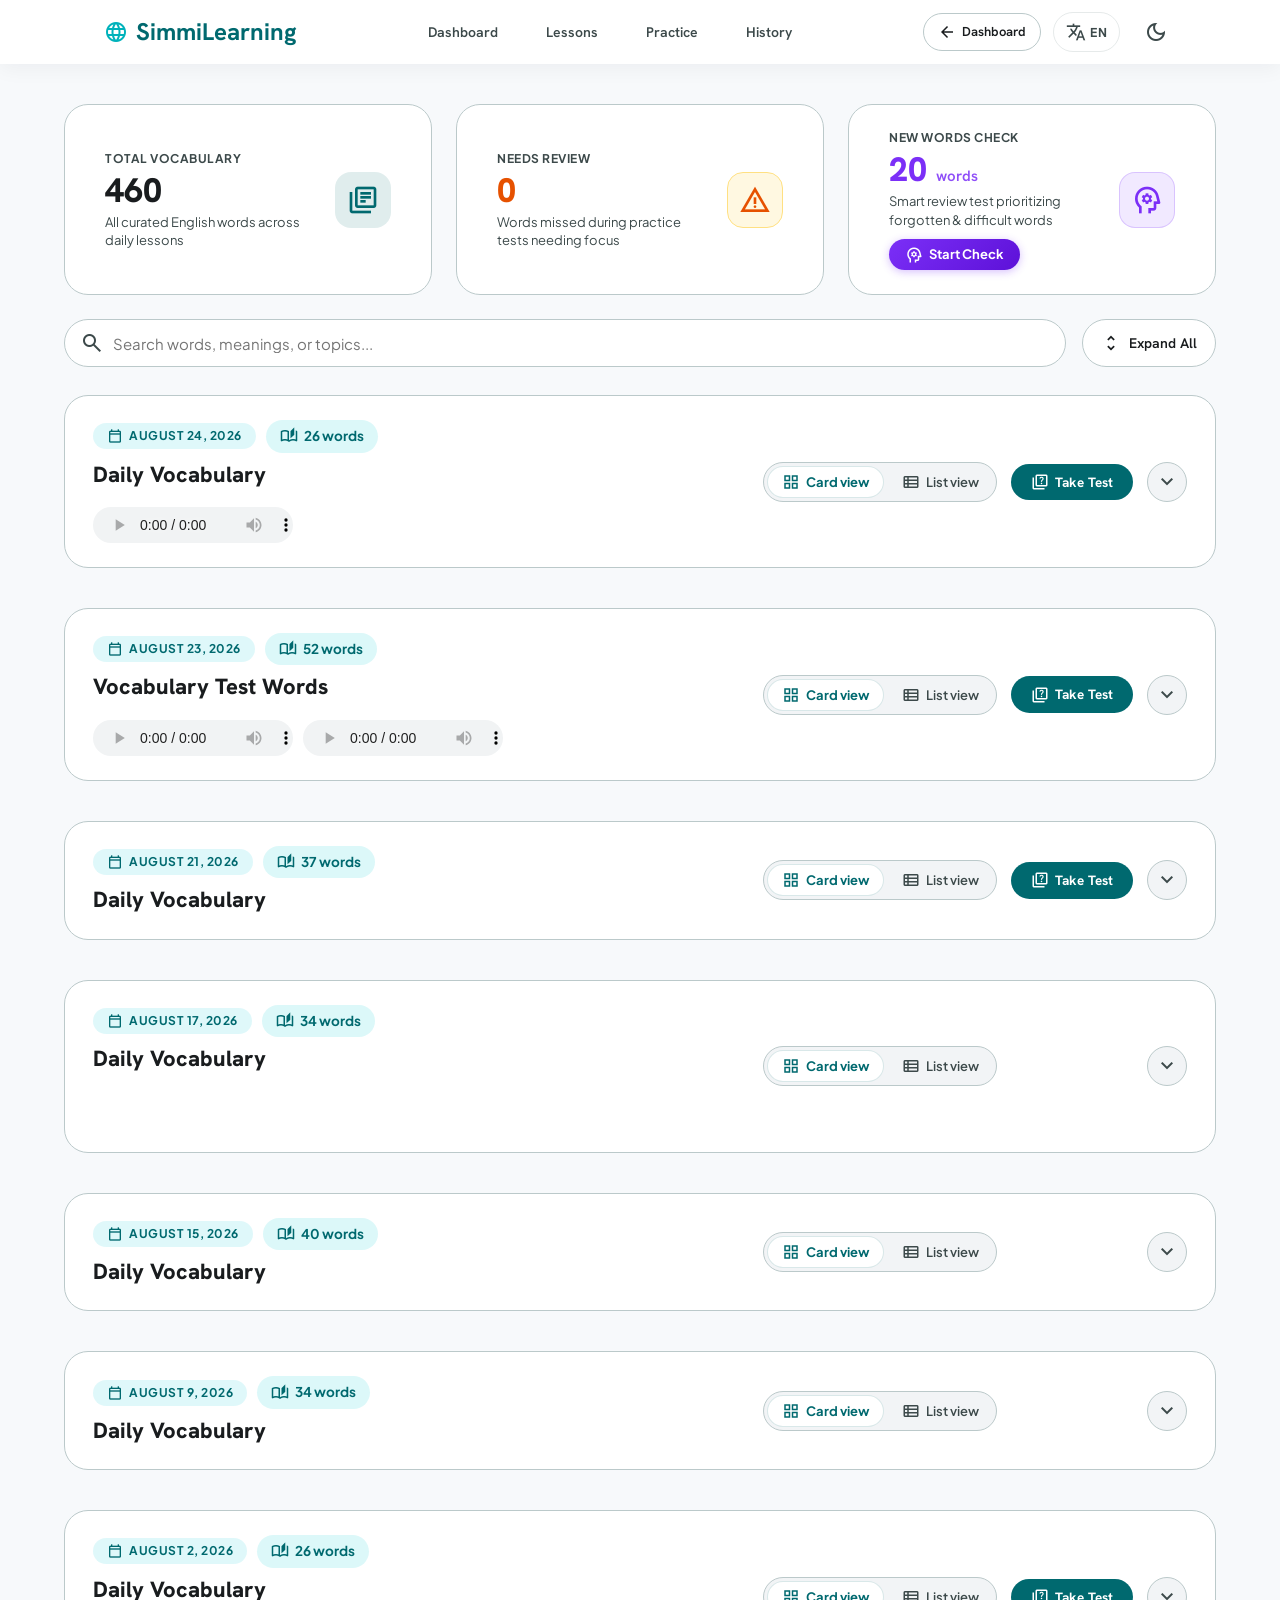
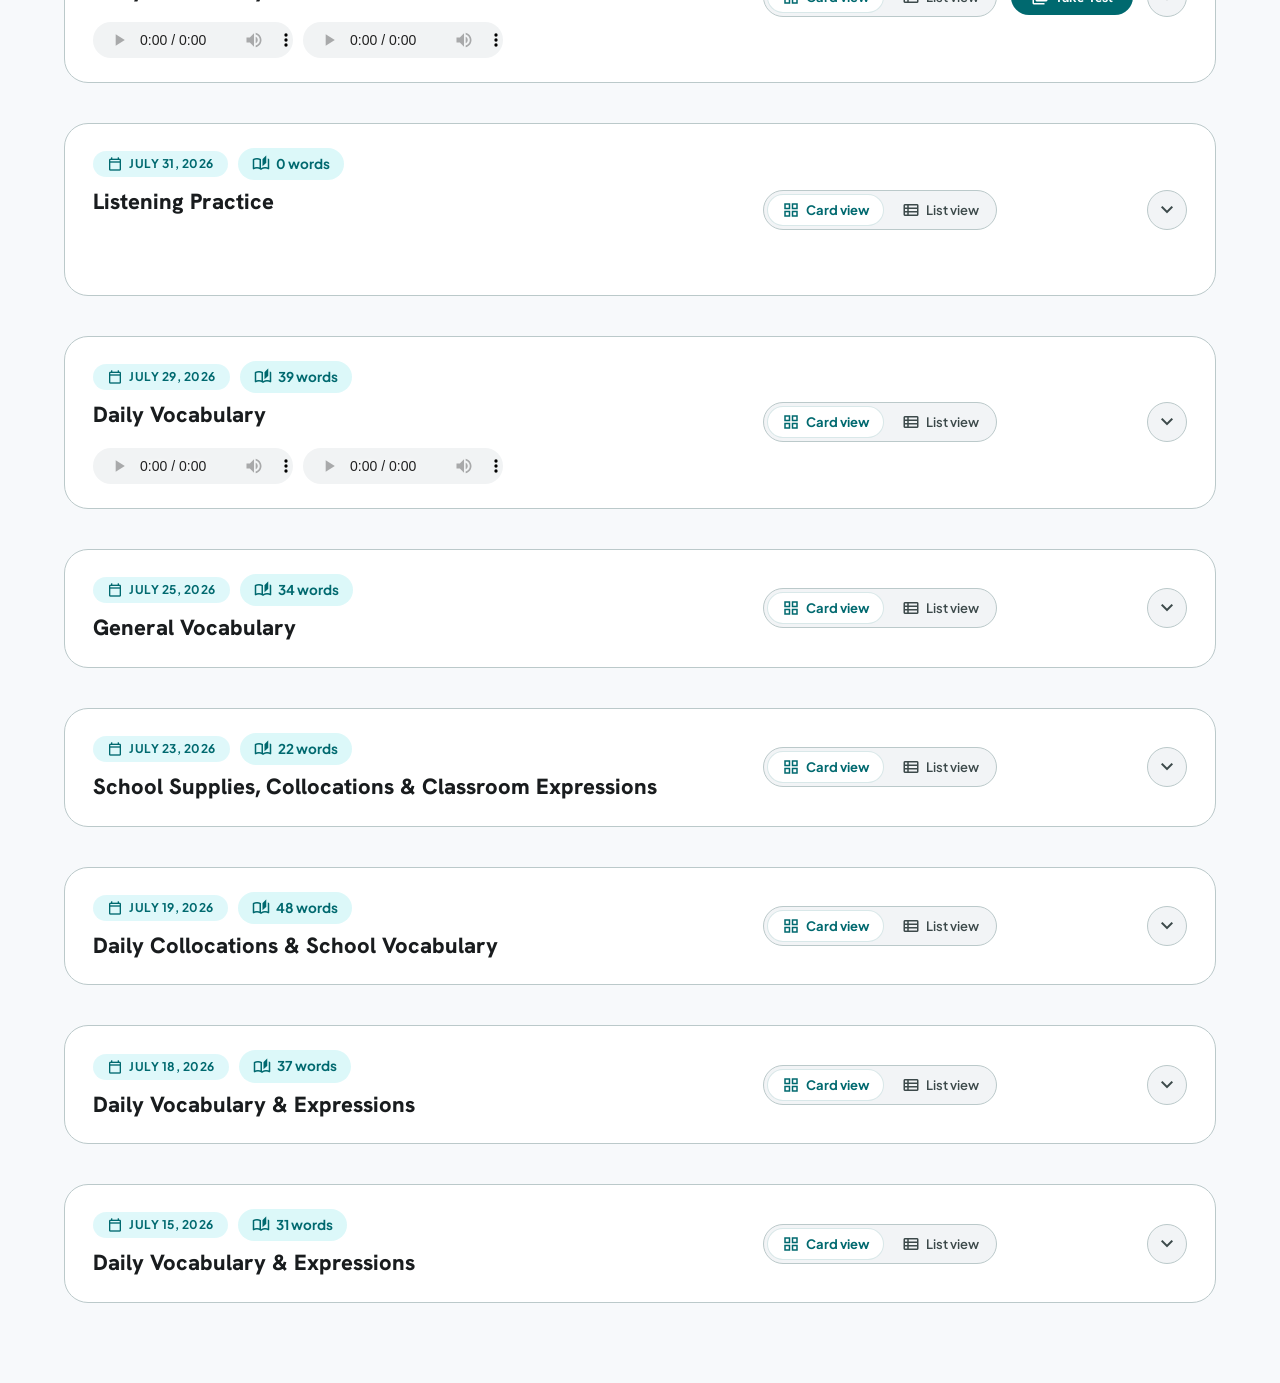
<file: new_words.html>
<!DOCTYPE html>
<html lang="en">

<head>
  <meta charset="utf-8" />
  <meta content="width=device-width, initial-scale=1.0" name="viewport" />
  <title>SimmiLearning - Daily New Vocabulary Words</title>
  <meta name="description"
    content="Explore daily curated English vocabulary words grouped by date. Listen to pronunciation, review definitions, and expand your vocabulary." />

  <!-- Material Symbols and Google Fonts -->
  <link href="https://fonts.googleapis.com/css2?family=Material+Symbols+Outlined:wght,FILL@100..700,0..1&display=swap"
    rel="stylesheet" />
  <link href="style.css" rel="stylesheet" />

  <style>
    /* Specific styles for New Words page */
    .metrics-grid {
      display: grid;
      grid-template-columns: repeat(auto-fit, minmax(280px, 1fr));
      gap: var(--spacing-md);
      margin-bottom: var(--spacing-md);
    }

    .metric-card {
      background: var(--surface-container-lowest);
      border: 1px solid var(--outline-variant);
      border-radius: var(--rounded-xl);
      padding: var(--spacing-md) var(--spacing-lg);
      display: flex;
      align-items: center;
      justify-content: space-between;
      box-shadow: var(--shadow-sm);
      transition: transform 0.2s ease, box-shadow 0.2s ease, border-color 0.2s ease;
      position: relative;
      overflow: hidden;
    }

    .metric-card:hover {
      transform: translateY(-4px);
      box-shadow: var(--shadow-level2);
      border-color: var(--primary);
    }

    .metric-card.review-card:hover {
      border-color: #f57c00;
    }

    .metric-card.check-card:hover {
      border-color: #7b2ff7;
    }

    .metric-icon-wrapper {
      width: 56px;
      height: 56px;
      border-radius: var(--rounded-lg);
      display: flex;
      align-items: center;
      justify-content: center;
      flex-shrink: 0;
    }

    .metric-icon-wrapper.primary-icon {
      background: rgba(0, 105, 111, 0.12);
      color: var(--primary);
    }

    body[data-theme="dark"] .metric-icon-wrapper.primary-icon {
      background: rgba(80, 217, 226, 0.15);
      color: var(--inverse-primary);
    }

    .metric-icon-wrapper.warning-icon {
      background: #fff8e1;
      color: #e65100;
      border: 1px solid #ffe082;
    }

    body[data-theme="dark"] .metric-icon-wrapper.warning-icon {
      background: rgba(230, 81, 0, 0.25);
      color: #ffb74d;
      border-color: #ffa000;
    }

    .metric-icon-wrapper.check-icon {
      background: rgba(123, 47, 247, 0.1);
      color: #7b2ff7;
      border: 1px solid rgba(123, 47, 247, 0.2);
    }

    body[data-theme="dark"] .metric-icon-wrapper.check-icon {
      background: rgba(179, 136, 255, 0.18);
      color: #b388ff;
      border-color: rgba(179, 136, 255, 0.3);
    }

    .metric-content {
      flex: 1;
      margin-right: 16px;
    }

    .metric-label {
      font-size: 12px;
      font-weight: 700;
      text-transform: uppercase;
      letter-spacing: 0.5px;
      color: var(--on-surface-variant);
      margin-bottom: 4px;
      display: block;
    }

    .metric-value {
      font-family: var(--font-display);
      font-size: 34px;
      font-weight: 800;
      color: var(--on-surface);
      line-height: 1.1;
      margin-bottom: 4px;
    }

    .metric-card.review-card .metric-value {
      color: #e65100;
    }

    body[data-theme="dark"] .metric-card.review-card .metric-value {
      color: #ffb74d;
    }

    .metric-card.check-card .metric-value {
      color: #7b2ff7;
    }

    body[data-theme="dark"] .metric-card.check-card .metric-value {
      color: #b388ff;
    }

    .check-card-btn {
      margin-top: 10px;
      display: inline-flex;
      align-items: center;
      gap: 6px;
      background: linear-gradient(135deg, #7b2ff7 0%, #5d11d8 100%);
      color: #ffffff !important;
      border: none;
      border-radius: var(--rounded-full);
      padding: 6px 16px;
      font-size: 13px;
      font-weight: 700;
      cursor: pointer;
      text-decoration: none;
      box-shadow: 0 2px 8px rgba(123, 47, 247, 0.3);
      transition: all 0.2s ease;
    }

    .check-card-btn:hover {
      background: linear-gradient(135deg, #6a1ee0 0%, #4b09b5 100%);
      transform: translateY(-2px);
      box-shadow: 0 4px 12px rgba(123, 47, 247, 0.4);
    }

    .metric-sub {
      font-size: 13px;
      color: var(--on-surface-variant);
      margin: 0;
      line-height: 1.4;
    }

    .search-filter-bar {
      display: flex;
      gap: 16px;
      flex-wrap: wrap;
      margin-bottom: 28px;
      position: relative;
      z-index: 2;
    }

    @media (max-width: 640px) {
      .metrics-grid {
        grid-template-columns: 1fr;
        gap: 16px;
      }
      .metric-card {
        padding: 18px 20px;
      }
      .search-filter-bar {
        flex-direction: column;
        gap: 12px;
        margin-bottom: 20px;
      }
      .search-input-wrapper {
        min-width: 100%;
      }
      .filter-btn-group {
        width: 100%;
      }
      .filter-btn-group #toggle-all-btn {
        width: 100%;
        justify-content: center;
      }
    }

    .search-input-wrapper {
      flex: 1;
      min-width: 280px;
      position: relative;
      display: flex;
      align-items: center;
    }

    .search-input-wrapper .material-symbols-outlined {
      position: absolute;
      left: 16px;
      color: var(--on-surface-variant);
      pointer-events: none;
    }

    .search-input {
      width: 100%;
      height: 48px;
      padding: 0 16px 0 48px;
      border-radius: var(--rounded-full);
      border: 1px solid var(--outline-variant);
      background: var(--surface-container-lowest);
      color: var(--on-surface);
      font-family: var(--font-body);
      font-size: 15px;
      box-shadow: var(--shadow-sm);
      transition: all 0.2s ease;
    }

    .search-input:focus {
      outline: none;
      border-color: var(--inverse-primary);
      box-shadow: 0 0 0 3px rgba(80, 217, 226, 0.3);
    }

    .filter-btn-group {
      display: flex;
      gap: 8px;
    }

    .date-group-section {
      margin-bottom: 40px;
      animation: fadeIn 0.4s ease;
    }

    .date-group-header {
      display: flex;
      align-items: center;
      justify-content: space-between;
      gap: 20px;
      padding: 24px 28px;
      background: var(--surface-container-lowest);
      border: 1px solid var(--outline-variant);
      border-radius: var(--rounded-xl);
      box-shadow: var(--shadow-sm);
      margin-bottom: 24px;
      transition: box-shadow 0.2s ease, border-color 0.2s ease;
    }

    .date-group-header:hover {
      box-shadow: var(--shadow-level2);
      border-color: var(--primary);
    }

    .date-header-left {
      display: flex;
      flex-direction: column;
      align-items: flex-start;
      gap: 8px;
    }

    .date-badges-row {
      display: flex;
      align-items: center;
      gap: 10px;
      flex-wrap: wrap;
    }

    .date-badge {
      display: inline-flex;
      align-items: center;
      gap: 6px;
      background: rgba(80, 217, 226, 0.18);
      color: var(--primary);
      padding: 4px 14px;
      border-radius: var(--rounded-full);
      font-weight: 700;
      font-size: 12px;
      text-transform: uppercase;
      letter-spacing: 0.5px;
    }

    body[data-theme="dark"] .date-badge {
      background: rgba(80, 217, 226, 0.15);
      color: var(--inverse-primary);
    }

    .date-theme-title {
      font-family: var(--font-display);
      font-size: 22px;
      font-weight: 800;
      color: var(--on-surface);
      margin: 0;
      line-height: 1.3;
    }

    .date-header-right {
      display: flex;
      align-items: center;
      gap: 14px;
      flex-wrap: nowrap;
      flex-shrink: 0;
    }

    .date-header-right .btn-primary {
      width: auto !important;
      flex: 0 0 auto;
      margin: 0;
    }

    .word-count-badge {
      display: inline-flex;
      align-items: center;
      gap: 6px;
      background: rgba(80, 217, 226, 0.2);
      color: var(--primary);
      padding: 6px 14px;
      border-radius: var(--rounded-full);
      font-size: 13.5px;
      font-weight: 700;
      transition: all 0.2s ease;
    }

    body[data-theme="dark"] .word-count-badge {
      background: rgba(80, 217, 226, 0.15);
      color: var(--inverse-primary);
    }

    .date-header-actions {
      display: flex;
      align-items: center;
      gap: 14px;
      flex-wrap: wrap;
    }

    .group-collapse-btn {
      color: var(--on-surface-variant);
      width: 40px;
      height: 40px;
      border-radius: var(--rounded-full);
      display: inline-flex;
      align-items: center;
      justify-content: center;
      transition: all 0.2s ease;
      background: var(--surface-container-low);
      border: 1px solid var(--outline-variant);
      cursor: pointer;
    }

    .group-collapse-btn:hover {
      color: var(--primary);
      background: var(--surface-container-high);
      border-color: var(--primary);
      transform: scale(1.05);
    }

    .date-header-left[onclick]:hover .date-theme-title {
      color: var(--primary);
      transition: color 0.2s ease;
    }

    .toggle-label-short {
      display: none;
    }

    @media (max-width: 640px) {
      .date-group-header {
        flex-direction: column;
        align-items: stretch;
        gap: 16px;
        padding: 20px;
      }

      .date-theme-title {
        font-size: 20px;
        margin-top: 4px;
      }

      .date-header-right {
        display: flex;
        flex-wrap: wrap;
        justify-content: space-between;
        align-items: center;
        gap: 12px;
        width: 100%;
      }

      .date-header-right .btn-primary {
        order: -1;
        width: 100% !important;
        flex: 1 1 100% !important;
        justify-content: center;
        padding: 12px 16px;
        font-size: 14px;
        margin-bottom: 4px;
      }

      .date-badges-row {
        gap: 8px;
      }

      .word-count-badge {
        padding: 4px 12px;
        font-size: 12px;
      }

      .group-collapse-btn {
        width: 36px;
        height: 36px;
      }

      .toggle-label-full {
        display: none;
      }

      .toggle-label-short {
        display: inline;
      }

      /* Hide Type tag, Phonetic (IPA), and Needs Review badge/text specifically for List view on mobile */
      .word-list-item .word-type,
      .word-list-item .phonetic-text,
      .word-list-item .missed-badge {
        display: none !important;
      }

      /* Display Vietnamese meaning and audio button on a new separate row (`.word-list-right`) in List view on mobile */
      .word-list-item {
        flex-direction: column;
        align-items: stretch;
        gap: 12px;
      }

      .word-list-left {
        width: 100%;
      }

      .word-list-right {
        width: 100%;
        display: flex;
        align-items: center;
        justify-content: space-between;
        gap: 12px;
      }

      .word-list-item .vietnamese-pill {
        max-width: calc(100% - 48px);
        margin: 0;
        flex: 0 1 auto;
      }
    }

    .words-grid {
      display: grid;
      grid-template-columns: repeat(auto-fill, minmax(340px, 1fr));
      gap: var(--spacing-md);
    }

    .word-card {
      background: var(--surface-container-lowest);
      border: 1px solid var(--outline-variant);
      border-radius: var(--rounded-lg);
      padding: var(--spacing-md);
      display: flex;
      flex-direction: column;
      justify-content: space-between;
      box-shadow: var(--shadow-sm);
      transition: transform 0.2s ease, box-shadow 0.2s ease;
      position: relative;
      overflow: hidden;
    }

    .word-card:hover {
      transform: translateY(-4px);
      box-shadow: var(--shadow-md);
      border-color: var(--primary);
    }

    .word-header {
      display: flex;
      justify-content: space-between;
      align-items: flex-start;
      margin-bottom: 12px;
    }

    .word-title-area {
      display: flex;
      align-items: center;
      gap: 10px;
      flex-wrap: wrap;
    }

    .word-title {
      font-family: var(--font-display);
      font-size: 22px;
      font-weight: 800;
      color: var(--primary);
      margin: 0;
    }

    .word-type {
      background: var(--surface-variant);
      color: var(--on-surface-variant);
      font-size: 12px;
      font-weight: 700;
      padding: 2px 8px;
      border-radius: var(--rounded-sm);
      text-transform: lowercase;
    }

    .word-level {
      background: rgba(0, 105, 111, 0.1);
      color: var(--primary);
      border: 1px solid rgba(0, 105, 111, 0.2);
      font-size: 11px;
      font-weight: 800;
      padding: 2px 8px;
      border-radius: var(--rounded-full);
    }

    .audio-btn {
      width: 36px;
      height: 36px;
      border-radius: 50%;
      background: var(--surface-container);
      border: none;
      color: var(--primary);
      display: flex;
      align-items: center;
      justify-content: center;
      cursor: pointer;
      transition: all 0.2s ease;
      flex-shrink: 0;
    }

    .audio-btn:hover {
      background: var(--primary);
      color: var(--on-primary);
      transform: scale(1.08);
    }

    .phonetic-text {
      font-family: var(--font-body);
      font-size: 14px;
      color: var(--outline);
      margin-bottom: 12px;
      font-style: italic;
    }

    .meaning-block {
      margin-bottom: 14px;
    }

    .meaning-label {
      font-size: 11px;
      font-weight: 700;
      text-transform: uppercase;
      letter-spacing: 0.5px;
      color: var(--on-surface-variant);
      margin-bottom: 4px;
      display: block;
    }

    .meaning-text {
      font-size: 15px;
      line-height: 1.5;
      color: var(--on-surface);
      margin: 0;
    }

    .example-box {
      background: var(--surface-container-low);
      border-left: 3px solid var(--primary);
      padding: 10px 12px;
      border-radius: 0 var(--rounded-sm) var(--rounded-sm) 0;
      margin-bottom: 14px;
    }

    .example-box p {
      font-size: 14px;
      line-height: 1.5;
      color: var(--on-surface-variant);
      font-style: italic;
      margin: 0;
    }

    .vietnamese-pill {
      display: inline-flex;
      align-items: center;
      gap: 6px;
      background: rgba(0, 105, 111, 0.08);
      color: var(--primary);
      padding: 6px 12px;
      border-radius: var(--rounded-md);
      font-size: 13.5px;
      font-weight: 600;
      border: 1px solid rgba(0, 105, 111, 0.15);
      margin-top: auto;
    }

    .loading-container {
      text-align: center;
      padding: 80px 20px;
    }

    .spinner {
      width: 48px;
      height: 48px;
      border: 4px solid var(--surface-variant);
      border-top-color: var(--primary);
      border-radius: 50%;
      animation: spin 1s infinite linear;
      margin: 0 auto 16px;
    }

    @keyframes spin {
      to {
        transform: rotate(360deg);
      }
    }

    @keyframes fadeIn {
      from {
        opacity: 0;
        transform: translateY(8px);
      }

      to {
        opacity: 1;
        transform: translateY(0);
      }
    }

    .empty-state {
      text-align: center;
      padding: 60px 20px;
      background: var(--surface-container-low);
      border-radius: var(--rounded-lg);
      margin: 20px 0;
    }

    .view-toggle-group {
      display: inline-flex;
      background: var(--surface-container-low);
      border: 1px solid var(--outline-variant);
      border-radius: var(--rounded-full);
      padding: 3px;
      gap: 4px;
    }

    .view-toggle-btn {
      display: inline-flex;
      align-items: center;
      gap: 6px;
      padding: 6px 14px;
      border-radius: var(--rounded-full);
      border: none;
      background: transparent;
      color: var(--on-surface-variant);
      font-size: 13px;
      font-weight: 600;
      cursor: pointer;
      transition: all 0.2s ease;
      font-family: var(--font-body);
    }

    .view-toggle-btn:hover {
      color: var(--on-surface);
      background: rgba(0, 105, 111, 0.06);
    }

    .view-toggle-btn.active {
      background: var(--surface-container-lowest);
      color: var(--primary);
      box-shadow: var(--shadow-sm);
      font-weight: 700;
      border: 1px solid rgba(0, 105, 111, 0.15);
    }

    .words-list {
      display: flex;
      flex-direction: column;
      gap: 12px;
    }

    .word-list-item {
      background: var(--surface-container-lowest);
      border: 1px solid var(--outline-variant);
      border-radius: var(--rounded-lg);
      padding: 14px 20px;
      display: flex;
      align-items: center;
      justify-content: space-between;
      gap: 16px;
      box-shadow: var(--shadow-sm);
      transition: transform 0.2s ease, box-shadow 0.2s ease, border-color 0.2s ease;
    }

    .word-list-item:hover {
      transform: translateX(4px);
      box-shadow: var(--shadow-md);
      border-color: var(--primary);
    }

    .word-list-left {
      display: flex;
      align-items: center;
      gap: 14px;
      flex-wrap: wrap;
    }

    .word-list-title {
      font-family: var(--font-display);
      font-size: 18px;
      font-weight: 800;
      color: var(--primary);
      margin: 0;
    }

    .word-list-right {
      display: flex;
      align-items: center;
      gap: 14px;
      flex-shrink: 0;
    }

    .word-card.missed-card {
      border: 2px solid #f57c00 !important;
      background: #fff8e1 !important;
      box-shadow: 0 4px 12px rgba(245, 124, 0, 0.15) !important;
    }

    body[data-theme="dark"] .word-card.missed-card {
      background: rgba(245, 124, 0, 0.15) !important;
      border-color: #ffb74d !important;
    }

    .word-list-item.missed-item {
      border: 2px solid #f57c00 !important;
      background: #fff8e1 !important;
      box-shadow: 0 4px 12px rgba(245, 124, 0, 0.12) !important;
    }

    body[data-theme="dark"] .word-list-item.missed-item {
      background: rgba(245, 124, 0, 0.15) !important;
      border-color: #ffb74d !important;
    }

    .missed-badge {
      display: inline-flex;
      align-items: center;
      gap: 4px;
      background: #ffecb3;
      color: #e65100;
      font-size: 11.5px;
      font-weight: 700;
      padding: 3px 8px;
      border-radius: var(--rounded-full);
      border: 1px solid #ffb300;
      margin-left: 6px;
    }

    body[data-theme="dark"] .missed-badge {
      background: rgba(230, 81, 0, 0.4);
      color: #ffe082;
      border-color: #ffa000;
    }
  </style>
</head>

<body>

  <!-- Top Navigation Bar -->
  <header class="header-bar">
    <div class="header-container">
      <a href="index.html" class="logo">
        <span class="material-symbols-outlined filled">language</span>
        SimmiLearning
      </a>

      <!-- Desktop Navigation links -->
      <nav class="nav-links" aria-label="Main Navigation">
        <a href="index.html" class="nav-link">Dashboard</a>
        <a href="index.html#lessons" class="nav-link">Lessons</a>
        <a href="index.html" class="nav-link">Practice</a>
        <a href="index.html#history" class="nav-link">History</a>
      </nav>

      <!-- Action buttons -->
      <div class="header-actions">
        <!-- Back to Dashboard Button -->
        <a href="index.html" class="btn-secondary"
          style="display: inline-flex; align-items: center; gap: 6px; padding: 8px 14px; border-radius: var(--rounded-full); text-decoration: none; font-size: 13px; font-weight: 600; border: 1px solid var(--outline-variant); color: var(--on-surface);">
          <span class="material-symbols-outlined" style="font-size: 18px;">arrow_back</span>
          <span>Dashboard</span>
        </a>

        <!-- Language Toggle Button -->
        <button id="lang-toggle-btn" class="icon-btn" aria-label="Switch language"
          style="display: flex; align-items: center; gap: 4px; padding: 6px 12px; border-radius: var(--rounded-full); border: 1px solid rgba(132, 148, 149, 0.2); height: 40px; margin-right: 4px; color: var(--on-surface-variant);">
          <span class="material-symbols-outlined" style="font-size: 20px;">translate</span>
          <span id="lang-label" style="font-family: var(--font-display); font-size: 13px; font-weight: 700;">EN</span>
        </button>
        <!-- Theme Toggle Button -->
        <button id="theme-toggle-btn" class="icon-btn" aria-label="Toggle dark mode">
          <span class="material-symbols-outlined">dark_mode</span>
        </button>
      </div>
    </div>
  </header>

  <!-- Main Content Wrapper -->
  <main class="main-canvas" style="max-width: 1200px;">
    <!-- Metrics Top Cards Section -->
    <section class="metrics-grid fade-in">
      <!-- Total Words Metric Card -->
      <article class="metric-card">
        <div class="metric-content">
          <span id="metric-total-title" class="metric-label">Total Vocabulary</span>
          <div id="metric-total-value" class="metric-value">0</div>
          <p id="metric-total-sub" class="metric-sub">All curated English words across daily lessons</p>
        </div>
        <div class="metric-icon-wrapper primary-icon">
          <span class="material-symbols-outlined" style="font-size: 32px;">library_books</span>
        </div>
      </article>

      <!-- Needs Review Metric Card -->
      <article class="metric-card review-card">
        <div class="metric-content">
          <span id="metric-review-title" class="metric-label">Needs Review</span>
          <div id="metric-review-value" class="metric-value">0</div>
          <p id="metric-review-sub" class="metric-sub">Words missed during practice tests needing focus</p>
        </div>
        <div class="metric-icon-wrapper warning-icon">
          <span class="material-symbols-outlined" style="font-size: 32px;">warning</span>
        </div>
      </article>

      <!-- New Words Check Metric Card -->
      <article class="metric-card check-card">
        <div class="metric-content">
          <span id="metric-check-title" class="metric-label">New Words Check</span>
          <div id="metric-check-value" class="metric-value">20 <span style="font-size: 15px; font-weight: 600; opacity: 0.85;">words</span></div>
          <p id="metric-check-sub" class="metric-sub">Smart review test prioritizing forgotten & difficult words</p>
          <a href="new_words_test.html?mode=check" id="start-check-btn" class="check-card-btn">
            <span class="material-symbols-outlined" style="font-size: 18px;">psychology</span>
            <span id="start-check-btn-text">Start Check</span>
          </a>
        </div>
        <div class="metric-icon-wrapper check-icon">
          <span class="material-symbols-outlined" style="font-size: 32px;">psychology</span>
        </div>
      </article>
    </section>

    <!-- Search and Filter Bar -->
    <div class="search-filter-bar fade-in">
      <div class="search-input-wrapper">
        <span class="material-symbols-outlined">search</span>
        <input type="text" id="search-input" class="search-input"
          placeholder="Search words, meanings, or topics..." />
      </div>
      <div class="filter-btn-group">
        <button id="toggle-all-btn" class="btn-secondary"
          style="background: var(--surface-container-lowest); color: var(--on-surface); border: 1px solid var(--outline-variant); border-radius: var(--rounded-full); padding: 0 18px; height: 48px; font-weight: 600; display: inline-flex; align-items: center; gap: 8px; cursor: pointer;">
          <span class="material-symbols-outlined" style="font-size: 20px;">unfold_more</span>
          <span id="toggle-all-label">Expand All</span>
        </button>
      </div>
    </div>

    <!-- Words Container where JSON data is rendered -->
    <div id="words-container">
      <div class="loading-container">
        <div class="spinner"></div>
        <p style="color: var(--on-surface-variant); font-weight: 600;">Loading vocabulary data from new_words.json...
        </p>
      </div>
    </div>
  </main>

  <script>
    // Global Logging Utility - Level set to INFO for Chrome Developer Tools inspection
    const LOG_LEVEL = localStorage.getItem('simmilearning-log-level') || 'INFO';
    const Logger = {
      level: LOG_LEVEL,
      info: (...args) => {
        if (Logger.level === 'INFO' || Logger.level === 'DEBUG') {
          console.info('[INFO]', ...args);
        }
      },
      debug: (...args) => {
        if (Logger.level === 'DEBUG') {
          console.debug('[DEBUG]', ...args);
        }
      },
      warn: (...args) => console.warn('[WARN]', ...args),
      error: (...args) => console.error('[ERROR]', ...args)
    };

    // State management
    let wordsData = [];
    let currentLang = localStorage.getItem('simmilearning-lang') || 'en';
    let currentViewMode = localStorage.getItem('simmilearning-words-view') || 'card';
    let isAllExpanded = false;
    let collapsedGroups = new Set();

    // Translations for UI labels
    const UI_LABELS = {
      en: {
        totalWordsTitle: "Total Vocabulary",
        totalWordsSub: "All curated English words across daily lessons",
        needsReviewTitle: "Needs Review",
        needsReviewSub: "Words missed during practice tests needing focus",
        checkTitle: "New Words Check",
        checkSub: "Smart review test prioritizing forgotten & difficult words",
        checkUnit: "words",
        startCheck: "Start Check",
        searchPlaceholder: "Search words, meanings, or topics...",
        collapseAll: "Collapse All",
        expandAll: "Expand All",
        cardView: "Card view",
        cardViewShort: "Card",
        listView: "List view",
        listViewShort: "List",
        collapseGroup: "Collapse group",
        expandGroup: "Expand group",
        takeTest: "Take Test",
        needsReview: "Needs Review",
        meaning: "Definition",
        example: "Example",
        vietnamese: "Vietnamese",
        emptyTitle: "No vocabulary words found",
        emptySub: "Try adjusting your search terms or keywords.",
        wordsCount: "{count} words"
      },
      vi: {
        totalWordsTitle: "Tổng số từ vựng",
        totalWordsSub: "Toàn bộ từ vựng đã tổng hợp trong kho bài học",
        needsReviewTitle: "Từ cần ôn lại",
        needsReviewSub: "Các từ bạn trả lời chưa đúng trong bài kiểm tra",
        checkTitle: "Kiểm Tra Từ Mới",
        checkSub: "Bài ôn thông minh ưu tiên từ chưa thuộc & khó nhớ",
        checkUnit: "từ",
        startCheck: "Bắt đầu kiểm tra",
        searchPlaceholder: "Tìm từ khóa, nghĩa hoặc chủ đề...",
        collapseAll: "Thu gọn tất cả",
        expandAll: "Mở rộng tất cả",
        cardView: "Dạng thẻ",
        cardViewShort: "Thẻ",
        listView: "Danh sách",
        listViewShort: "Danh sách",
        collapseGroup: "Thu gọn nhóm",
        expandGroup: "Mở rộng nhóm",
        takeTest: "Làm bài kiểm tra",
        needsReview: "Cần ôn lại",
        meaning: "Định nghĩa",
        example: "Ví dụ",
        vietnamese: "Nghĩa tiếng Việt",
        emptyTitle: "Không tìm thấy từ vựng phù hợp",
        emptySub: "Hãy thử kiểm tra lại từ khóa tìm kiếm của bạn.",
        wordsCount: "{count} từ"
      }
    };

    // Initialize Page
    document.addEventListener('DOMContentLoaded', () => {
      Logger.info("Initializing New Words page (`new_words.html`)... Current language:", currentLang, "| View mode:", currentViewMode);
      initTheme();
      initLanguage();
      fetchWordsData();

      // Event listeners
      document.getElementById('search-input').addEventListener('input', (e) => {
        Logger.info("User searching vocabulary with input:", e.target.value.trim());
        renderWords(e.target.value.trim());
      });

      document.getElementById('toggle-all-btn').addEventListener('click', toggleAllSections);
      document.getElementById('theme-toggle-btn').addEventListener('click', toggleTheme);
      document.getElementById('lang-toggle-btn').addEventListener('click', toggleLanguage);
    });

    // Fetch JSON data
    async function fetchWordsData() {
      const container = document.getElementById('words-container');
      try {
        Logger.info("Fetching vocabulary dataset from `new_words.json`...");
        const response = await fetch('new_words.json');
        if (!response.ok) {
          throw new Error(`HTTP error! status: ${response.status}`);
        }
        wordsData = await response.json();
        if (!isAllExpanded) {
          wordsData.forEach(g => collapsedGroups.add(g.date));
        }
        const totalItems = wordsData.reduce((acc, g) => acc + (g.words ? g.words.length : 0), 0);
        Logger.info(`Successfully loaded vocabulary dataset: ${wordsData.length} date groups containing ${totalItems} total words.`);
        renderWords();
      } catch (error) {
        Logger.error('Failed to load vocabulary data:', error);
        container.innerHTML = `
          <div class="empty-state" style="border: 1px solid var(--error); background: var(--error-container); color: var(--on-error-container);">
            <span class="material-symbols-outlined" style="font-size: 48px; color: var(--error);">error</span>
            <h3 style="margin: 12px 0 6px;">Failed to Load Vocabulary Data</h3>
            <p style="margin: 0;">Could not fetch <code>new_words.json</code>. Ensure the local server is running and the file exists.</p>
          </div>
        `;
      }
    }

    function updateMetrics() {
      if (!wordsData) return;
      const totalWords = wordsData.reduce((acc, g) => acc + (g.words ? g.words.length : 0), 0);
      const missedWords = JSON.parse(localStorage.getItem('simmilearning-missed-words') || '{}');
      const reviewWords = wordsData.reduce((acc, g) => acc + (g.words ? g.words.filter(w => Boolean(missedWords[w.word.trim().toLowerCase()])).length : 0), 0);
      const checkCount = Math.min(20, totalWords);
      const labels = UI_LABELS[currentLang];

      const totalEl = document.getElementById('metric-total-value');
      if (totalEl) totalEl.textContent = totalWords;

      const reviewEl = document.getElementById('metric-review-value');
      if (reviewEl) reviewEl.textContent = reviewWords;

      const checkEl = document.getElementById('metric-check-value');
      if (checkEl) checkEl.innerHTML = `${checkCount} <span style="font-size: 15px; font-weight: 600; opacity: 0.85;">${labels.checkUnit || 'words'}</span>`;

      Logger.info(`Metrics updated -> Total Vocabulary: ${totalWords} | Needs Review: ${reviewWords} | Check Pool: ${checkCount}`);
    }

    // Render grouped words
    function renderWords(searchQuery = '') {
      Logger.info(`Rendering words view. Search Query: "${searchQuery}" | View Mode: "${currentViewMode}"`);
      const container = document.getElementById('words-container');
      const labels = UI_LABELS[currentLang];

      updateMetrics();

      if (!wordsData || wordsData.length === 0) {
        container.innerHTML = `<div class="empty-state"><p>No vocabulary items available.</p></div>`;
        return;
      }

      const query = searchQuery.toLowerCase();
      let totalWordsRendered = 0;
      let html = '';

      wordsData.forEach(group => {
        // Filter words matching query
        const wordsArray = group.words || [];
        const filteredWords = wordsArray.filter(item => {
          if (!query) return true;
          return (
            item.word.toLowerCase().includes(query) ||
            item.meaning.toLowerCase().includes(query) ||
            (item.vietnamese && item.vietnamese.toLowerCase().includes(query)) ||
            (group.theme && group.theme.toLowerCase().includes(query)) ||
            group.date.includes(query) ||
            (group.dateFormatted && group.dateFormatted.toLowerCase().includes(query))
          );
        });

        const isAudioOnlyGroup = wordsArray.length === 0 && group.audios && group.audios.length > 0;
        const groupMatchesQuery = !query || 
            (group.theme && group.theme.toLowerCase().includes(query)) ||
            group.date.includes(query) ||
            (group.dateFormatted && group.dateFormatted.toLowerCase().includes(query));

        if (filteredWords.length > 0 || (isAudioOnlyGroup && groupMatchesQuery)) {
          totalWordsRendered += filteredWords.length;
          const countText = labels.wordsCount.replace('{count}', filteredWords.length);

          const viewContainerClass = currentViewMode === 'card' ? 'words-grid' : 'words-list';
          const missedWords = JSON.parse(localStorage.getItem('simmilearning-missed-words') || '{}');
          const groupMissedCount = filteredWords.filter(w => Boolean(missedWords[w.word.trim().toLowerCase()])).length;
          const itemsHtml = filteredWords.map(word => currentViewMode === 'card' ? renderWordCard(word, labels, missedWords) : renderWordListItem(word, labels, missedWords)).join('');

          const isGroupExpanded = !collapsedGroups.has(group.date);
          html += `
            <div class="date-group-section" data-date="${group.date}">
              <div class="date-group-header">
                <div class="date-header-left" style="cursor: pointer;" onclick="toggleGroupSectionFromHeader(this)" title="${isGroupExpanded ? (labels.collapseGroup || 'Collapse group') : (labels.expandGroup || 'Expand group')}">
                  <div class="date-badges-row">
                    <span class="date-badge">
                      <span class="material-symbols-outlined" style="font-size: 16px;">calendar_today</span>
                      <span>${group.dateFormatted || group.date}</span>
                    </span>
                    <span class="word-count-badge">
                      <span class="material-symbols-outlined" style="font-size: 18px;">auto_stories</span>
                      <span>${countText}</span>
                    </span>
                    ${groupMissedCount > 0 ? `
                    <span class="word-count-badge" style="background: rgba(211, 47, 47, 0.1); color: #d32f2f; border: 1px solid rgba(211, 47, 47, 0.2);">
                      <span class="material-symbols-outlined" style="font-size: 18px;">warning</span>
                      <span>${groupMissedCount} ${labels.needsReview || 'cần ôn lại'}</span>
                    </span>
                    ` : ''}
                  </div>
                  ${group.theme ? `<h2 class="date-theme-title">${group.theme}</h2>` : ''}
                  ${group.audios && group.audios.length > 0 ? `
                    <div class="date-audios" style="margin-top: 10px; display: flex; gap: 10px; flex-wrap: wrap;" onclick="event.stopPropagation()">
                      ${group.audios.map(audioSrc => `<audio controls src="${audioSrc}" style="height: 36px; max-width: 200px;"></audio>`).join('')}
                    </div>
                  ` : ''}
                </div>
                <div class="date-header-right">
                  <div class="view-toggle-group" aria-label="View mode selection">
                    <button class="view-toggle-btn ${currentViewMode === 'card' ? 'active' : ''}" onclick="setViewMode('card')" title="${labels.cardView}">
                      <span class="material-symbols-outlined" style="font-size: 18px;">grid_view</span>
                      <span class="toggle-label-full">${labels.cardView}</span>
                      <span class="toggle-label-short">${labels.cardViewShort || 'Card'}</span>
                    </button>
                    <button class="view-toggle-btn ${currentViewMode === 'list' ? 'active' : ''}" onclick="setViewMode('list')" title="${labels.listView}">
                      <span class="material-symbols-outlined" style="font-size: 18px;">view_list</span>
                      <span class="toggle-label-full">${labels.listView}</span>
                      <span class="toggle-label-short">${labels.listViewShort || 'List'}</span>
                    </button>
                  </div>
                  <a href="new_words_test.html?date=${group.date}" class="btn-primary" style="width: auto; flex: 0 0 auto; display: inline-flex; align-items: center; gap: 6px; padding: 8px 20px; border-radius: var(--rounded-full); font-size: 13.5px; font-weight: 700; text-decoration: none; box-shadow: var(--shadow-sm); transition: all 0.2s ease;">
                    <span class="material-symbols-outlined" style="font-size: 18px;">quiz</span>
                    <span>${labels.takeTest || 'Take Test'}</span>
                  </a>
                  <button type="button" class="icon-btn group-collapse-btn" onclick="toggleGroupSection(this, '${group.date}')" title="${isGroupExpanded ? (labels.collapseGroup || 'Collapse group') : (labels.expandGroup || 'Expand group')}" aria-expanded="${isGroupExpanded ? 'true' : 'false'}">
                    <span class="material-symbols-outlined" style="font-size: 24px; transition: transform 0.2s ease;">${isGroupExpanded ? 'expand_less' : 'expand_more'}</span>
                  </button>
                </div>
              </div>

              <div class="${viewContainerClass}" style="${isGroupExpanded ? '' : 'display: none;'}">
                ${itemsHtml}
              </div>
            </div>
          `;
        }
      });

      if (html === '') {
        container.innerHTML = `
          <div class="empty-state fade-in">
            <span class="material-symbols-outlined" style="font-size: 48px; color: var(--outline);">search_off</span>
            <h3 style="font-size: 20px; font-weight: 700; margin: 12px 0 6px;">${labels.emptyTitle}</h3>
            <p style="color: var(--on-surface-variant); margin: 0;">${labels.emptySub}</p>
          </div>
        `;
      } else {
        container.innerHTML = html;
      }
    }

    function setViewMode(mode) {
      if (currentViewMode === mode) return;
      Logger.info(`Switching view mode from "${currentViewMode}" to "${mode}"`);
      currentViewMode = mode;
      localStorage.setItem('simmilearning-words-view', mode);
      renderWords(document.getElementById('search-input').value.trim());
    }

    // Render single word card (Card View)
    function renderWordCard(word, labels, missedWords = {}) {
      const isMissed = Boolean(missedWords[word.word.trim().toLowerCase()]);
      return `
        <article class="word-card fade-in ${isMissed ? 'missed-card' : ''}">
          <div>
            <div class="word-header">
              <div class="word-title-area">
                <h3 class="word-title" style="display: flex; align-items: center; gap: 8px;">
                  ${word.index ? `<span class="word-index" style="background-color: var(--primary); color: var(--on-primary); padding: 2px 8px; border-radius: 12px; font-size: 14px; font-weight: 700; line-height: 1.2; box-shadow: 0 2px 4px rgba(0,0,0,0.1);">#${word.index}${word.reference ? `, ${word.reference}` : ''}</span>` : ''}
                  ${word.word}
                </h3>
                ${word.type ? `<span class="word-type">${word.type}</span>` : ''}
                ${word.level ? `<span class="word-level">${word.level}</span>` : ''}
                ${isMissed ? `
                  <span class="missed-badge" title="You missed this word in the test. Review it carefully!">
                    <span class="material-symbols-outlined" style="font-size: 14px;">warning</span>
                    <span>${labels.needsReview || 'Needs Review'}</span>
                  </span>
                ` : ''}
              </div>
              <button class="audio-btn" onclick="speakWord('${word.word.replace(/'/g, "\\'")}')" title="Listen to pronunciation" aria-label="Pronounce ${word.word}">
                <span class="material-symbols-outlined" style="font-size: 20px;">volume_up</span>
              </button>
            </div>

            ${word.phonetic ? `<div class="phonetic-text">${word.phonetic}</div>` : ''}

            <div class="meaning-block">
              <span class="meaning-label">${labels.meaning}</span>
              <p class="meaning-text">${word.meaning}</p>
            </div>

            ${word.example ? `
              <div class="example-box">
                <p>"${word.example}"</p>
              </div>
            ` : ''}
          </div>

          ${word.vietnamese ? `
            <div class="vietnamese-pill">
              <span class="material-symbols-outlined" style="font-size: 18px;">translate</span>
              <span>${word.vietnamese}</span>
            </div>
          ` : ''}
        </article>
      `;
    }

    // Render single word list item (List View - without definition & example)
    function renderWordListItem(word, labels, missedWords = {}) {
      const isMissed = Boolean(missedWords[word.word.trim().toLowerCase()]);
      return `
        <article class="word-list-item fade-in ${isMissed ? 'missed-item' : ''}">
          <div class="word-list-left">
            <h3 class="word-list-title" style="display: flex; align-items: center; gap: 8px;">
              ${word.index ? `<span class="word-index" style="background-color: var(--primary); color: var(--on-primary); padding: 2px 8px; border-radius: 12px; font-size: 14px; font-weight: 700; line-height: 1.2; box-shadow: 0 2px 4px rgba(0,0,0,0.1);">#${word.index}${word.reference ? `, ${word.reference}` : ''}</span>` : ''}
              ${word.word}
            </h3>
            ${word.type ? `<span class="word-type">${word.type}</span>` : ''}
            ${word.phonetic ? `<span class="phonetic-text" style="margin: 0; font-size: 13.5px;">${word.phonetic}</span>` : ''}
            ${word.level ? `<span class="word-level">${word.level}</span>` : ''}
            ${isMissed ? `
              <span class="missed-badge" title="You missed this word in the test. Review it carefully!">
                <span class="material-symbols-outlined" style="font-size: 14px;">warning</span>
                <span>${labels.needsReview || 'Needs Review'}</span>
              </span>
            ` : ''}
          </div>

          <div class="word-list-right">
            ${word.vietnamese ? `
              <div class="vietnamese-pill" style="margin: 0;">
                <span class="material-symbols-outlined" style="font-size: 18px;">translate</span>
                <span>${word.vietnamese}</span>
              </div>
            ` : ''}
            <button class="audio-btn" onclick="speakWord('${word.word.replace(/'/g, "\\'")}')" title="Listen to pronunciation" aria-label="Pronounce ${word.word}">
              <span class="material-symbols-outlined" style="font-size: 20px;">volume_up</span>
            </button>
          </div>
        </article>
      `;
    }

    // Cached English voices to ensure accurate pronunciation across all devices
    let englishVoices = [];
    function ensureEnglishVoicesLoaded() {
      if (!('speechSynthesis' in window)) return;
      const voices = window.speechSynthesis.getVoices();
      englishVoices = voices.filter(v => v.lang.toLowerCase().startsWith('en') || v.lang.toLowerCase().includes('en-'));
    }
    if ('speechSynthesis' in window) {
      ensureEnglishVoicesLoaded();
      if (window.speechSynthesis.onvoiceschanged !== undefined) {
        window.speechSynthesis.onvoiceschanged = ensureEnglishVoicesLoaded;
      }
    }

    // Text to Speech Pronunciation - Guaranteed English
    function speakWord(text) {
      if (!('speechSynthesis' in window)) {
        alert("Sorry, your browser does not support text-to-speech.");
        return;
      }
      if (englishVoices.length === 0) {
        ensureEnglishVoicesLoaded();
      }

      window.speechSynthesis.cancel();
      const utterance = new SpeechSynthesisUtterance(text);
      utterance.lang = 'en-US';
      utterance.rate = 0.5; // Slow speed for easy listening and learning pronunciation

      if (englishVoices.length > 0) {
        // Prioritize US/UK English voices or Google/Natural voices, then fallback to any available English voice
        const preferredVoice = englishVoices.find(v => v.lang.replace('_', '-').toLowerCase() === 'en-us' && (v.name.includes('Google') || v.name.includes('Natural') || v.name.includes('Samantha') || v.name.includes('English')))
                            || englishVoices.find(v => v.lang.replace('_', '-').toLowerCase() === 'en-us')
                            || englishVoices.find(v => v.lang.replace('_', '-').toLowerCase().startsWith('en-'))
                            || englishVoices[0];
        if (preferredVoice) {
          utterance.voice = preferredVoice;
        }
      }

      Logger.info(`Pronouncing text via SpeechSynthesis: "${text}" | Voice: ${utterance.voice ? utterance.voice.name + ' (' + utterance.voice.lang + ')' : 'Default (' + utterance.lang + ')'}`);
      window.speechSynthesis.speak(utterance);
    }

    // Expand/Collapse Sections
    function toggleAllSections() {
      isAllExpanded = !isAllExpanded;
      Logger.info(`Toggling all date group sections -> isAllExpanded state: ${isAllExpanded}`);
      if (!isAllExpanded) {
        wordsData.forEach(g => collapsedGroups.add(g.date));
      } else {
        collapsedGroups.clear();
      }

      const containers = document.querySelectorAll('.words-grid, .words-list');
      const btnIcon = document.querySelector('#toggle-all-btn .material-symbols-outlined');
      const btnLabel = document.getElementById('toggle-all-label');
      const labels = UI_LABELS[currentLang];

      containers.forEach(container => {
        container.style.display = isAllExpanded ? (container.classList.contains('words-grid') ? 'grid' : 'flex') : 'none';
      });

      document.querySelectorAll('.group-collapse-btn').forEach(groupBtn => {
        const icon = groupBtn.querySelector('.material-symbols-outlined');
        if (icon) icon.textContent = isAllExpanded ? 'expand_less' : 'expand_more';
        groupBtn.setAttribute('aria-expanded', isAllExpanded ? 'true' : 'false');
        groupBtn.setAttribute('title', isAllExpanded ? (labels.collapseGroup || 'Collapse group') : (labels.expandGroup || 'Expand group'));
      });

      if (btnIcon && btnLabel) {
        btnIcon.textContent = isAllExpanded ? 'unfold_less' : 'unfold_more';
        btnLabel.textContent = isAllExpanded ? labels.collapseAll : labels.expandAll;
      }
    }

    function toggleGroupSection(btn, date) {
      const section = btn.closest('.date-group-section');
      const container = section.querySelector('.words-grid, .words-list');
      const icon = btn.querySelector('.material-symbols-outlined');
      const labels = UI_LABELS[currentLang];

      if (!container) return;

      const isCurrentlyExpanded = container.style.display !== 'none';
      Logger.info(`Toggling individual date group section "${date}" -> New state: ${isCurrentlyExpanded ? 'collapsed' : 'expanded'}`);

      if (isCurrentlyExpanded) {
        container.style.display = 'none';
        collapsedGroups.add(date);
        icon.textContent = 'expand_more';
        btn.setAttribute('aria-expanded', 'false');
        btn.setAttribute('title', labels.expandGroup || 'Expand group');
      } else {
        container.style.display = container.classList.contains('words-grid') ? 'grid' : 'flex';
        collapsedGroups.delete(date);
        icon.textContent = 'expand_less';
        btn.setAttribute('aria-expanded', 'true');
        btn.setAttribute('title', labels.collapseGroup || 'Collapse group');
      }
    }

    function toggleGroupSectionFromHeader(headerLeftEl) {
      const section = headerLeftEl.closest('.date-group-section');
      if (!section) return;
      const collapseBtn = section.querySelector('.group-collapse-btn');
      if (collapseBtn) collapseBtn.click();
    }

    // Theme logic
    function initTheme() {
      const savedTheme = localStorage.getItem('simmilearning-theme') || 'light';
      document.body.setAttribute('data-theme', savedTheme);
      updateThemeIcon(savedTheme);
    }

    function toggleTheme() {
      const current = document.body.getAttribute('data-theme') || 'light';
      const next = current === 'light' ? 'dark' : 'light';
      Logger.info(`Toggling application theme -> New theme: "${next}"`);
      document.body.setAttribute('data-theme', next);
      localStorage.setItem('simmilearning-theme', next);
      updateThemeIcon(next);
    }

    function updateThemeIcon(theme) {
      const icon = document.querySelector('#theme-toggle-btn span');
      if (icon) icon.textContent = theme === 'light' ? 'dark_mode' : 'light_mode';
    }

    // Language logic
    function initLanguage() {
      updateLanguageUI();
    }

    function toggleLanguage() {
      currentLang = currentLang === 'en' ? 'vi' : 'en';
      Logger.info(`Toggling interface language -> New language: "${currentLang}"`);
      localStorage.setItem('simmilearning-lang', currentLang);
      updateLanguageUI();
      renderWords(document.getElementById('search-input').value.trim());
    }

    function updateLanguageUI() {
      const labels = UI_LABELS[currentLang];
      const langLabel = document.getElementById('lang-label');
      if (langLabel) langLabel.textContent = currentLang.toUpperCase();

      const totalTitle = document.getElementById('metric-total-title');
      if (totalTitle) totalTitle.textContent = labels.totalWordsTitle;

      const totalSub = document.getElementById('metric-total-sub');
      if (totalSub) totalSub.textContent = labels.totalWordsSub;

      const reviewTitle = document.getElementById('metric-review-title');
      if (reviewTitle) reviewTitle.textContent = labels.needsReviewTitle;

      const reviewSub = document.getElementById('metric-review-sub');
      if (reviewSub) reviewSub.textContent = labels.needsReviewSub;

      const checkTitle = document.getElementById('metric-check-title');
      if (checkTitle) checkTitle.textContent = labels.checkTitle;

      const checkSub = document.getElementById('metric-check-sub');
      if (checkSub) checkSub.textContent = labels.checkSub;

      const startCheckBtnText = document.getElementById('start-check-btn-text');
      if (startCheckBtnText) startCheckBtnText.textContent = labels.startCheck;

      const searchInput = document.getElementById('search-input');
      if (searchInput) searchInput.placeholder = labels.searchPlaceholder;

      const btnIcon = document.querySelector('#toggle-all-btn .material-symbols-outlined');
      const btnLabel = document.getElementById('toggle-all-label');
      if (btnIcon && btnLabel) {
        btnIcon.textContent = isAllExpanded ? 'unfold_less' : 'unfold_more';
        btnLabel.textContent = isAllExpanded ? labels.collapseAll : labels.expandAll;
      }
    }
  </script>
</body>

</html>
</file>
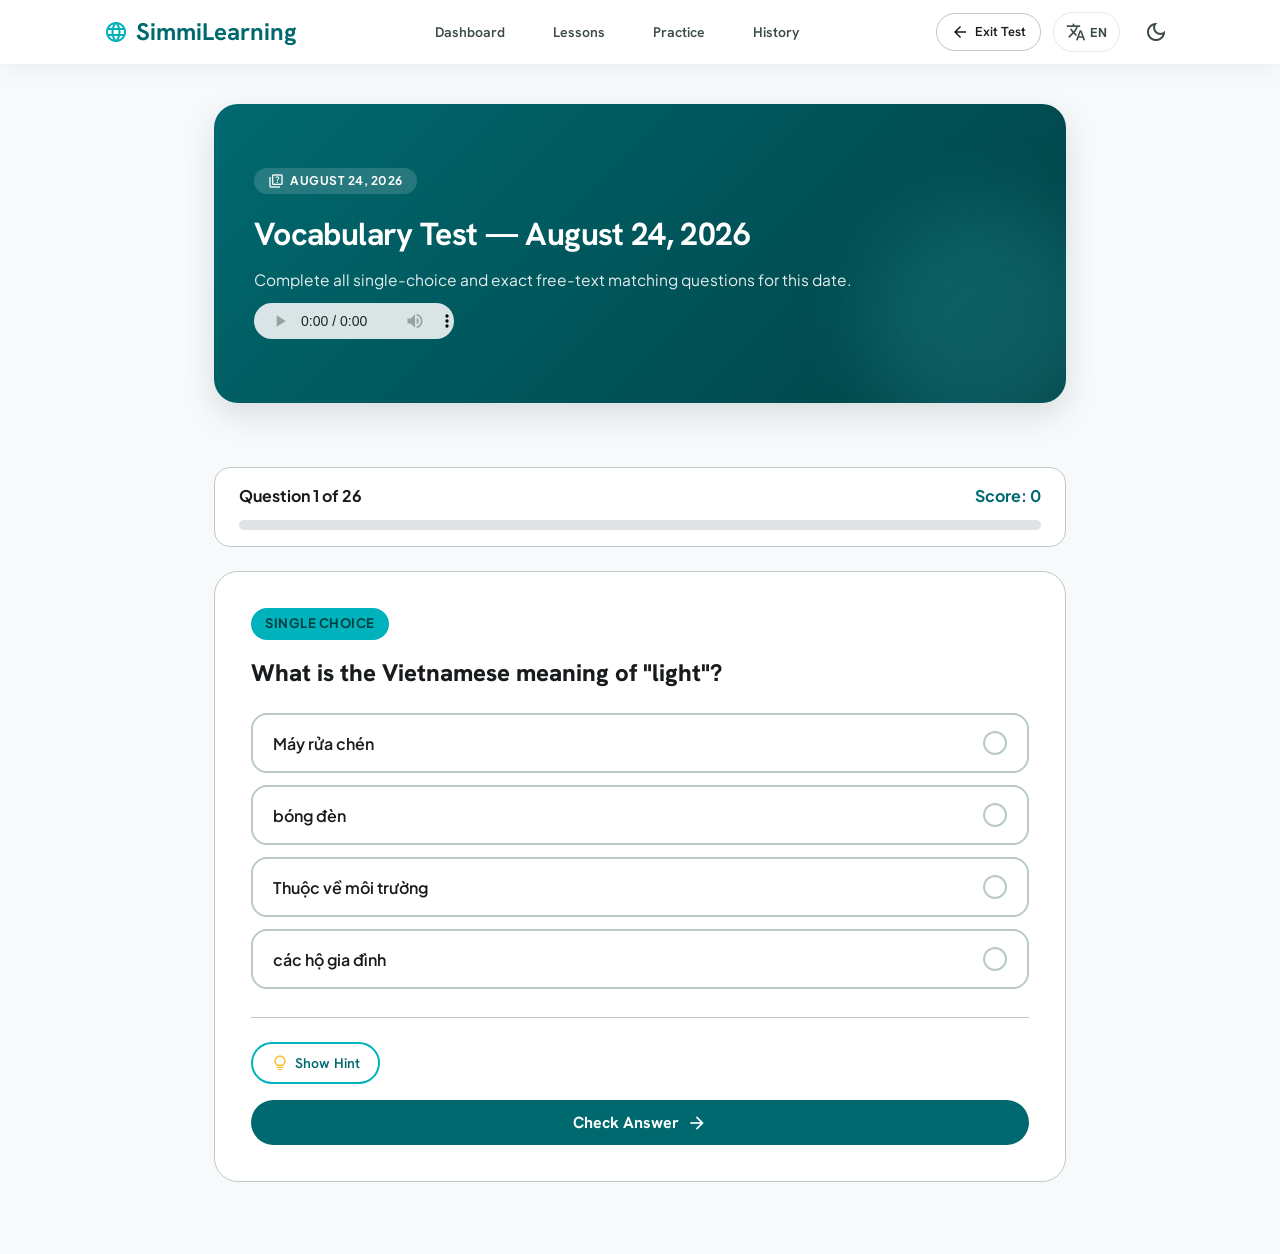
<file: new_words_test.html>
<!DOCTYPE html>
<html lang="en">

<head>
  <meta charset="utf-8" />
  <meta content="width=device-width, initial-scale=1.0" name="viewport" />
  <title>SimmiLearning - Daily Vocabulary Test</title>
  <meta name="description"
    content="Test your vocabulary knowledge with interactive single-choice and free-text matching questions." />

  <!-- Material Symbols and Google Fonts -->
  <link href="https://fonts.googleapis.com/css2?family=Material+Symbols+Outlined:wght,FILL@100..700,0..1&display=swap"
    rel="stylesheet" />
  <link href="style.css" rel="stylesheet" />

  <style>
    .test-hero {
      background: linear-gradient(135deg, var(--primary) 0%, #004246 100%);
      color: var(--on-primary);
      border-radius: var(--rounded-xl);
      padding: var(--spacing-xl) var(--spacing-lg);
      margin-bottom: var(--spacing-xl);
      position: relative;
      overflow: hidden;
      box-shadow: var(--shadow-level2);
    }

    .test-hero::after {
      content: "";
      position: absolute;
      right: -40px;
      bottom: -40px;
      width: 240px;
      height: 240px;
      background: rgba(80, 217, 226, 0.15);
      border-radius: 50%;
      filter: blur(36px);
      pointer-events: none;
    }

    .test-progress-container {
      background: var(--surface-container-lowest);
      border: 1px solid var(--outline-variant);
      border-radius: var(--rounded-lg);
      padding: 16px 24px;
      margin-bottom: 24px;
      box-shadow: var(--shadow-sm);
      display: flex;
      flex-direction: column;
      gap: 12px;
    }

    .progress-bar-wrapper {
      width: 100%;
      height: 10px;
      background: var(--surface-variant);
      border-radius: var(--rounded-full);
      overflow: hidden;
    }

    .progress-bar-fill {
      height: 100%;
      background: var(--primary);
      border-radius: var(--rounded-full);
      transition: width 0.3s cubic-bezier(0.4, 0, 0.2, 1);
    }

    .test-card {
      background: var(--surface-container-lowest);
      border: 1px solid var(--outline-variant);
      border-radius: var(--rounded-xl);
      padding: 36px;
      box-shadow: var(--shadow-md);
      margin-bottom: 32px;
      position: relative;
    }

    .question-badge {
      display: inline-flex;
      align-items: center;
      gap: 6px;
      background: var(--primary-container);
      color: var(--on-primary-container);
      padding: 6px 14px;
      border-radius: var(--rounded-full);
      font-size: 13px;
      font-weight: 700;
      text-transform: uppercase;
      letter-spacing: 0.5px;
      margin-bottom: 16px;
    }

    .question-prompt {
      font-family: var(--font-display);
      font-size: 24px;
      font-weight: 800;
      color: var(--on-surface);
      line-height: 1.4;
      margin: 0 0 24px 0;
    }

    .word-type-pill {
      background: var(--surface-variant);
      color: var(--on-surface-variant);
      font-size: 13px;
      font-weight: 700;
      padding: 4px 10px;
      border-radius: var(--rounded-sm);
      margin-left: 8px;
    }

    .options-list {
      display: grid;
      grid-template-columns: 1fr;
      gap: 12px;
      margin-bottom: 28px;
    }

    .option-btn {
      width: 100%;
      text-align: left;
      background: var(--surface-container-lowest);
      border: 2px solid var(--outline-variant);
      border-radius: var(--rounded-lg);
      padding: 16px 20px;
      font-family: var(--font-body);
      font-size: 16px;
      font-weight: 600;
      color: var(--on-surface);
      cursor: pointer;
      display: flex;
      align-items: center;
      justify-content: space-between;
      transition: all 0.2s ease;
    }

    .option-btn:hover:not(:disabled) {
      border-color: var(--primary);
      background: rgba(0, 105, 111, 0.04);
      transform: translateY(-2px);
    }

    .option-btn.selected {
      border-color: var(--primary);
      background: rgba(0, 105, 111, 0.08);
      color: var(--primary);
    }

    .option-btn.correct {
      border-color: #2e7d32;
      background: #e8f5e9;
      color: #1b5e20;
    }

    .option-btn.wrong {
      border-color: #c62828;
      background: #ffebee;
      color: #b71c1c;
    }

    .option-circle {
      width: 24px;
      height: 24px;
      border-radius: 50%;
      border: 2px solid var(--outline-variant);
      display: flex;
      align-items: center;
      justify-content: center;
      flex-shrink: 0;
      transition: all 0.2s ease;
    }

    .option-btn.selected .option-circle {
      border-color: var(--primary);
      background: var(--primary);
      color: var(--on-primary);
    }

    .option-btn.correct .option-circle {
      border-color: #2e7d32;
      background: #2e7d32;
      color: #ffffff;
    }

    .option-btn.wrong .option-circle {
      border-color: #c62828;
      background: #c62828;
      color: #ffffff;
    }

    .free-text-input-wrapper {
      margin-bottom: 28px;
    }

    .test-input {
      width: 100%;
      height: 58px;
      padding: 0 20px;
      border-radius: var(--rounded-lg);
      border: 2px solid var(--outline-variant);
      background: var(--surface-container-lowest);
      color: var(--on-surface);
      font-family: var(--font-body);
      font-size: 18px;
      font-weight: 600;
      box-shadow: var(--shadow-sm);
      transition: all 0.2s ease;
    }

    .test-input:focus {
      outline: none;
      border-color: var(--primary);
      box-shadow: 0 0 0 4px rgba(0, 105, 111, 0.15);
    }

    .test-input.correct {
      border-color: #2e7d32;
      background: #f1f8e9;
      color: #1b5e20;
    }

    .test-input.wrong {
      border-color: #c62828;
      background: #ffebee;
      color: #b71c1c;
    }

    .hint-panel {
      background: var(--surface-container-low);
      border-left: 4px solid #fbc02d;
      padding: 16px 20px;
      border-radius: 0 var(--rounded-md) var(--rounded-md) 0;
      margin-bottom: 24px;
      display: none;
      animation: fadeIn 0.3s ease;
    }

    .hint-panel.visible {
      display: block;
    }

    .feedback-banner {
      padding: 18px 24px;
      border-radius: var(--rounded-lg);
      margin-bottom: 24px;
      display: none;
      align-items: flex-start;
      gap: 14px;
      font-size: 15.5px;
      line-height: 1.5;
      animation: fadeIn 0.3s ease;
    }

    .feedback-banner.correct {
      display: flex;
      background: #e8f5e9;
      border: 1px solid #a5d6a7;
      color: #1b5e20;
    }

    .feedback-banner.wrong {
      display: flex;
      background: #ffebee;
      border: 1px solid #ef9a9a;
      color: #b71c1c;
    }

    .test-actions {
      display: flex;
      justify-content: space-between;
      align-items: center;
      flex-wrap: wrap;
      gap: 16px;
      border-top: 1px solid var(--outline-variant);
      padding-top: 24px;
    }

    .results-card {
      background: var(--surface-container-lowest);
      border: 1px solid var(--outline-variant);
      border-radius: var(--rounded-xl);
      padding: 48px 36px;
      box-shadow: var(--shadow-level2);
      text-align: center;
      margin-bottom: 32px;
    }

    .score-circle {
      width: 140px;
      height: 140px;
      border-radius: 50%;
      background: var(--primary-container);
      color: var(--on-primary-container);
      display: flex;
      flex-direction: column;
      align-items: center;
      justify-content: center;
      margin: 0 auto 24px;
      border: 6px solid var(--primary);
      box-shadow: var(--shadow-md);
    }

    .score-percentage {
      font-family: var(--font-display);
      font-size: 32px;
      font-weight: 800;
      line-height: 1;
    }

    .score-text {
      font-size: 14px;
      font-weight: 700;
      opacity: 0.8;
      margin-top: 4px;
    }

    .breakdown-list {
      list-style: none;
      padding: 0;
      margin: 32px 0;
      text-align: left;
    }

    .breakdown-item {
      padding: 16px 20px;
      border-bottom: 1px solid var(--outline-variant);
      display: flex;
      align-items: center;
      justify-content: space-between;
      gap: 16px;
    }

    .breakdown-item:last-child {
      border-bottom: none;
    }

    .audio-btn {
      width: 36px;
      height: 36px;
      border-radius: 50%;
      background: var(--surface-container);
      border: none;
      color: var(--primary);
      display: flex;
      align-items: center;
      justify-content: center;
      cursor: pointer;
      transition: all 0.2s ease;
      flex-shrink: 0;
    }

    .audio-btn:hover {
      background: var(--primary);
      color: var(--on-primary);
      transform: scale(1.08);
    }

    @keyframes fadeIn {
      from {
        opacity: 0;
        transform: translateY(8px);
      }

      to {
        opacity: 1;
        transform: translateY(0);
      }
    }
  </style>
</head>

<body>

  <!-- Top Navigation Bar -->
  <header class="header-bar">
    <div class="header-container">
      <a href="index.html" class="logo">
        <span class="material-symbols-outlined filled">language</span>
        SimmiLearning
      </a>

      <!-- Desktop Navigation links -->
      <nav class="nav-links" aria-label="Main Navigation">
        <a href="index.html" class="nav-link">Dashboard</a>
        <a href="index.html#lessons" class="nav-link">Lessons</a>
        <a href="index.html" class="nav-link">Practice</a>
        <a href="index.html#history" class="nav-link">History</a>
      </nav>

      <!-- Action buttons -->
      <div class="header-actions">
        <!-- Back to Vocabulary List Button -->
        <a href="new_words.html" class="btn-secondary"
          style="display: inline-flex; align-items: center; gap: 6px; padding: 8px 14px; border-radius: var(--rounded-full); text-decoration: none; font-size: 13px; font-weight: 600; border: 1px solid var(--outline-variant); color: var(--on-surface);">
          <span class="material-symbols-outlined" style="font-size: 18px;">arrow_back</span>
          <span>Exit Test</span>
        </a>

        <!-- Language Toggle Button -->
        <button id="lang-toggle-btn" class="icon-btn" aria-label="Switch language"
          style="display: flex; align-items: center; gap: 4px; padding: 6px 12px; border-radius: var(--rounded-full); border: 1px solid rgba(132, 148, 149, 0.2); height: 40px; margin-right: 4px; color: var(--on-surface-variant);">
          <span class="material-symbols-outlined" style="font-size: 20px;">translate</span>
          <span id="lang-label" style="font-family: var(--font-display); font-size: 13px; font-weight: 700;">EN</span>
        </button>
        <!-- Theme Toggle Button -->
        <button id="theme-toggle-btn" class="icon-btn" aria-label="Toggle dark mode">
          <span class="material-symbols-outlined">dark_mode</span>
        </button>
      </div>
    </div>
  </header>

  <!-- Main Content Wrapper -->
  <main class="main-canvas" style="max-width: 900px;">
    <!-- Hero Section -->
    <section id="test-header-section" class="test-hero fade-in">
      <div style="position: relative; z-index: 2;">
        <div
          style="display: inline-flex; align-items: center; gap: 6px; background: rgba(255, 255, 255, 0.15); padding: 4px 14px; border-radius: var(--rounded-full); font-size: 12px; font-weight: 700; text-transform: uppercase; letter-spacing: 0.5px; margin-bottom: 12px;">
          <span class="material-symbols-outlined" style="font-size: 16px;">quiz</span>
          <span id="hero-date-badge">Vocabulary Mastery Test</span>
        </div>
        <h1 id="test-title" class="text-display" style="color: #ffffff; font-size: 32px; margin-bottom: 6px;">Loading
          Test...</h1>
        <p id="test-subtitle" style="font-size: 15.5px; opacity: 0.9; margin: 0;">Complete all single-choice and exact
          free-text matching questions for this date.</p>
      </div>
    </section>

    <!-- Quiz Progress Bar -->
    <div id="quiz-screen" style="display: none;">
      <div class="test-progress-container fade-in">
        <div style="display: flex; justify-content: space-between; align-items: center;">
          <span id="question-counter-text" style="font-weight: 700; color: var(--on-surface);">Question 1 of 31</span>
          <span id="score-counter-text" style="font-weight: 700; color: var(--primary);">Score: 0</span>
        </div>
        <div class="progress-bar-wrapper">
          <div id="progress-bar-fill" class="progress-bar-fill" style="width: 0%;"></div>
        </div>
      </div>

      <!-- Question Card -->
      <div class="test-card fade-in">
        <span id="q-badge" class="question-badge">Single Choice</span>
        <h2 id="q-prompt" class="question-prompt">Loading question...</h2>

        <!-- Hint Panel -->
        <div id="hint-panel" class="hint-panel">
          <div style="display: flex; align-items: center; justify-content: space-between; gap: 12px;">
            <div>
              <strong
                style="color: #f57f17; display: block; font-size: 12px; text-transform: uppercase; margin-bottom: 4px;">Hint
                / Pronunciation</strong>
              <span id="hint-text" style="font-style: italic; color: var(--on-surface);"></span>
            </div>
            <button id="hint-audio-btn" class="audio-btn" title="Listen to pronunciation">
              <span class="material-symbols-outlined" style="font-size: 20px;">volume_up</span>
            </button>
          </div>
        </div>

        <!-- Single Choice Options Container -->
        <div id="options-container" class="options-list" style="display: none;"></div>

        <!-- Free Text Input Container -->
        <div id="free-text-container" class="free-text-input-wrapper" style="display: none;">
          <input type="text" id="free-text-input" class="test-input"
            placeholder="Type exact English word or phrase here..." autocomplete="off" />
          <p style="font-size: 13px; color: var(--on-surface-variant); margin: 8px 0 0 4px;">
            <span class="material-symbols-outlined"
              style="font-size: 16px; vertical-align: -3px; color: var(--primary);">info</span>
            Must match exactly word by word compared to data from new_words.json.
          </p>
        </div>

        <!-- Feedback Banner -->
        <div id="feedback-banner" class="feedback-banner">
          <span id="feedback-icon" class="material-symbols-outlined" style="font-size: 24px; flex-shrink: 0;"></span>
          <div style="flex: 1;">
            <strong id="feedback-title" style="display: block; margin-bottom: 4px;"></strong>
            <span id="feedback-desc"></span>
          </div>
          <button id="feedback-audio-btn" class="audio-btn" title="Listen to correct word" style="display: none;">
            <span class="material-symbols-outlined" style="font-size: 20px;">volume_up</span>
          </button>
        </div>

        <!-- Action Bar inside card -->
        <div class="test-actions">
          <button id="toggle-hint-btn" class="btn-secondary"
            style="display: inline-flex; align-items: center; gap: 6px; padding: 10px 18px; border-radius: var(--rounded-full); font-weight: 600; cursor: pointer;">
            <span class="material-symbols-outlined" style="font-size: 18px; color: #fbc02d;">lightbulb</span>
            <span id="hint-btn-label">Show Hint</span>
          </button>

          <button id="check-next-btn" class="btn-primary"
            style="display: inline-flex; align-items: center; gap: 8px; padding: 12px 28px; border-radius: var(--rounded-full); font-size: 16px; font-weight: 700; cursor: pointer; min-width: 180px; justify-content: center;">
            <span id="check-btn-text">Check Answer</span>
            <span class="material-symbols-outlined" style="font-size: 20px;">arrow_forward</span>
          </button>
        </div>
      </div>
    </div>

    <!-- Results Screen -->
    <div id="results-screen" style="display: none;">
      <div class="results-card fade-in">
        <div class="score-circle">
          <span id="final-percentage" class="score-percentage">100%</span>
          <span id="final-score-text" class="score-text">31 / 31</span>
        </div>
        <h2 id="results-title"
          style="font-family: var(--font-display); font-size: 28px; font-weight: 800; color: var(--on-surface); margin: 0 0 8px 0;">
          Excellent Work!</h2>
        <p id="results-subtitle"
          style="color: var(--on-surface-variant); font-size: 16px; max-width: 500px; margin: 0 auto 28px;">You have
          completed the vocabulary test for this date.</p>

        <div style="display: flex; gap: 16px; justify-content: center; flex-wrap: wrap;">
          <button onclick="restartTest()" class="btn-primary"
            style="padding: 14px 32px; border-radius: var(--rounded-full); font-size: 16px; font-weight: 700; display: inline-flex; align-items: center; gap: 8px; cursor: pointer;">
            <span class="material-symbols-outlined">refresh</span>
            <span>Retake Test</span>
          </button>
          <a href="new_words.html" class="btn-secondary"
            style="padding: 14px 32px; border-radius: var(--rounded-full); font-size: 16px; font-weight: 700; text-decoration: none; display: inline-flex; align-items: center; gap: 8px; color: var(--on-surface); border: 1px solid var(--outline-variant);">
            <span class="material-symbols-outlined">menu_book</span>
            <span>Vocabulary List</span>
          </a>
        </div>

        <h3
          style="font-family: var(--font-display); font-size: 20px; font-weight: 700; color: var(--on-surface); margin: 40px 0 16px; text-align: left;">
          Detailed Review</h3>
        <ul id="results-breakdown-list" class="breakdown-list"></ul>
      </div>
    </div>
  </main>

  <script>
    let wordsData = [];
    let allWordsInDataset = [];
    let currentGroup = null;
    let testQuestions = [];
    let currentIndex = 0;
    let score = 0;
    let selectedOptionIndex = null;
    let isAnswerChecked = false;
    let userAnswers = []; // records { question, isCorrect, userAnswer }
    let currentLang = localStorage.getItem('simmilearning-lang') || 'en';
    let testMode = 'date'; // 'date' or 'check'
    let checkSelectedWords = [];

    const UI_LABELS = {
      en: {
        testTitle: "Vocabulary Test",
        testSub: "Complete all single-choice and exact free-text matching questions for this date.",
        checkHeroBadge: "New Words Check",
        checkTestTitle: "New Words Check — Smart Review",
        checkTestSub: "20-question smart review test prioritizing forgotten, frequently missed, and older words.",
        questionCounter: "Question {current} of {total}",
        singleChoiceBadge: "Single Choice",
        freeTextBadge: "Free Text Input (Vietnamese to English)",
        showHint: "Show Hint",
        hideHint: "Hide Hint",
        checkAnswer: "Check Answer",
        nextQuestion: "Next Question",
        viewResults: "View Results",
        correctTitle: "Correct! Excellent work.",
        wrongTitle: "Incorrect. Let's review the exact match.",
        exactAnswerIs: "The correct English word/phrase is:",
        selectOptionAlert: "Please select an option first.",
        typeTextAlert: "Please type your answer first.",
        resultsTitleGreat: "Excellent Mastery!",
        resultsTitleGood: "Good Practice!",
        resultsTitleNeedPractice: "Keep Practicing!",
        retake: "Retake Test",
        backToList: "Vocabulary List"
      },
      vi: {
        testTitle: "Bài Kiểm Tra Từ Vựng",
        testSub: "Hoàn thành tất cả các câu hỏi trắc nghiệm và tự luận điền từ chính xác cho ngày này.",
        checkHeroBadge: "Kiểm Tra Từ Mới",
        checkTestTitle: "Bài Kiểm Tra Từ Mới — Ôn Tập Thông Minh",
        checkTestSub: "Bài kiểm tra 20 câu thông minh ưu tiên các từ bạn chưa thuộc, hay làm sai và học đã lâu.",
        questionCounter: "Câu hỏi {current} / {total}",
        singleChoiceBadge: "Trắc nghiệm chọn đáp án",
        freeTextBadge: "Điền từ tiếng Anh chính xác (Từ tiếng Việt sang tiếng Anh)",
        showHint: "Xem Gợi ý",
        hideHint: "Ẩn Gợi ý",
        checkAnswer: "Kiểm tra Đáp án",
        nextQuestion: "Câu tiếp theo",
        viewResults: "Xem Kết quả",
        correctTitle: "Chính xác! Làm tốt lắm.",
        wrongTitle: "Chưa chính xác. Hãy xem đáp án chuẩn:",
        exactAnswerIs: "Từ/cụm từ tiếng Anh chính xác là:",
        selectOptionAlert: "Vui lòng chọn một đáp án trước.",
        typeTextAlert: "Vui lòng nhập câu trả lời của bạn trước.",
        resultsTitleGreat: "Xuất sắc!",
        resultsTitleGood: "Làm tốt lắm!",
        resultsTitleNeedPractice: "Hãy cố gắng luyện tập thêm nhé!",
        retake: "Làm lại bài kiểm tra",
        backToList: "Danh sách từ vựng"
      }
    };

    document.addEventListener('DOMContentLoaded', () => {
      initTheme();
      initLanguage();
      loadTestSession();

      document.getElementById('theme-toggle-btn').addEventListener('click', toggleTheme);
      document.getElementById('lang-toggle-btn').addEventListener('click', toggleLanguage);
      document.getElementById('toggle-hint-btn').addEventListener('click', toggleHint);
      document.getElementById('check-next-btn').addEventListener('click', handleCheckOrNext);

      // Support pressing Enter in free text box
      document.getElementById('free-text-input').addEventListener('keydown', (e) => {
        if (e.key === 'Enter') {
          e.preventDefault();
          handleCheckOrNext();
        }
      });
    });

    function computePriorityScore(wordObj) {
      let score = 0;
      const key = wordObj.word.trim().toLowerCase();

      // P1 — Forgetting (NEEDS REVIEW) - weight: 100
      const missedWords = JSON.parse(localStorage.getItem('simmilearning-missed-words') || '{}');
      if (missedWords[key]) {
        score += 100;
      }

      // P2 — Failure History - weight: up to 80
      const history = JSON.parse(localStorage.getItem('simmilearning-incorrect-words-history') || '{}');
      if (history[key]) {
        const failCount = history[key].incorrectCount || 0;
        score += Math.min(80, failCount * 20);
      }

      // P3 — Time Since Last Test / Last Missed - weight: up to 60 (stepped)
      const lastDate = (history[key] && history[key].lastIncorrectDate) || (missedWords[key] && missedWords[key].lastMissed) || null;
      if (lastDate) {
        const daysSince = (Date.now() - new Date(lastDate).getTime()) / (1000 * 60 * 60 * 24);
        if (daysSince > 14) score += 60;
        else if (daysSince > 7) score += 40;
        else if (daysSince > 3) score += 20;
        else score += 10;
      } else if (wordObj.groupDate) {
        const groupAge = (Date.now() - new Date(wordObj.groupDate).getTime()) / (1000 * 60 * 60 * 24);
        if (groupAge > 14) score += 30;
        else if (groupAge > 7) score += 15;
      }

      // P4 — Importance - weight: up to 20
      const importantTypes = ['v.', 'n.', 'adj.', 'adv.'];
      if (importantTypes.includes(wordObj.type)) {
        score += 20;
      }

      // P5 — Difficulty - weight: up to 20
      if (wordObj.phonetic && wordObj.phonetic.length > 10) score += 10;
      if (wordObj.type === 'phrase' || (wordObj.word && wordObj.word.includes(' '))) score += 10;

      return score;
    }

    async function loadTestSession() {
      const urlParams = new URLSearchParams(window.location.search);
      const targetDate = urlParams.get('date');
      const mode = urlParams.get('mode');
      testMode = mode === 'check' ? 'check' : 'date';

      try {
        const response = await fetch('new_words.json');
        if (!response.ok) throw new Error(`HTTP ${response.status}`);
        wordsData = await response.json();

        // Collect all words across all dates for distractors and check scoring
        allWordsInDataset = [];
        const wordsWithGroup = [];
        wordsData.forEach(g => {
          if (g.words) {
            g.words.forEach(w => {
              const wordObj = {
                ...w,
                groupDate: g.date,
                groupDateFormatted: g.dateFormatted || g.date
              };
              wordsWithGroup.push(wordObj);
              allWordsInDataset.push(w);
            });
          }
        });

        if (allWordsInDataset.length === 0) {
          alert("No vocabulary words found for testing.");
          window.location.href = 'new_words.html';
          return;
        }

        const labels = UI_LABELS[currentLang];

        if (testMode === 'check') {
          // New Words Check Mode — Priority Scoring Algorithm
          wordsWithGroup.forEach(w => {
            w.priorityScore = computePriorityScore(w);
          });

          // Sort descending by priority score, with a small random jitter for ties
          wordsWithGroup.sort((a, b) => {
            const diff = b.priorityScore - a.priorityScore;
            if (Math.abs(diff) > 0.001) return diff;
            return Math.random() - 0.5;
          });

          checkSelectedWords = wordsWithGroup.slice(0, 20);

          // Update Hero UI for Check Mode
          const badgeEl = document.getElementById('hero-date-badge');
          if (badgeEl) badgeEl.textContent = labels.checkHeroBadge;
          
          const titleEl = document.getElementById('test-title');
          if (titleEl) titleEl.textContent = labels.checkTestTitle;

          const subtitleEl = document.getElementById('test-subtitle');
          if (subtitleEl) subtitleEl.textContent = labels.checkTestSub;

          generateQuestionsFromWords(checkSelectedWords);
          startTest();
          return;
        }

        // Standard Per-Date Test Mode
        if (targetDate) {
          currentGroup = wordsData.find(g => g.date === targetDate);
        }
        if (!currentGroup && wordsData.length > 0) {
          currentGroup = wordsData[0];
        }

        if (!currentGroup || !currentGroup.words || currentGroup.words.length === 0) {
          alert("No vocabulary words found for testing.");
          window.location.href = 'new_words.html';
          return;
        }

        const badgeEl = document.getElementById('hero-date-badge');
        if (badgeEl) badgeEl.textContent = currentGroup.dateFormatted || currentGroup.date;
        const titleEl = document.getElementById('test-title');
        if (titleEl) titleEl.textContent = `${labels.testTitle} — ${currentGroup.dateFormatted || currentGroup.date}`;

        const subtitleEl = document.getElementById('test-subtitle');
        if (subtitleEl) {
          subtitleEl.innerHTML = labels.testSub;
          if (currentGroup.audios && currentGroup.audios.length > 0) {
             const audioHtml = currentGroup.audios.map(src => `<audio controls src="${src}" style="height: 36px; max-width: 200px;"></audio>`).join('');
             subtitleEl.innerHTML += `<div style="margin-top: 12px; display: flex; gap: 10px; flex-wrap: wrap;">${audioHtml}</div>`;
          }
        }

        generateQuestionsFromWords(currentGroup.words);
        startTest();
      } catch (error) {
        console.error("Failed to load test data:", error);
        alert("Could not load vocabulary data from new_words.json.");
      }
    }

    function generateQuestionsFromWords(wordsList) {
      const words = [...wordsList];
      // Shuffle the words order for question presentation
      for (let i = words.length - 1; i > 0; i--) {
        const j = Math.floor(Math.random() * (i + 1));
        [words[i], words[j]] = [words[j], words[i]];
      }

      testQuestions = words.map((wordObj, index) => {
        if (wordObj.type === 'audio-dictation') {
          return {
            type: 'free-text',
            targetWord: wordObj,
            prompt: `#${wordObj.index}`,
            promptVi: `#${wordObj.index}`,
            hint: "Listen to the audio to identify the word",
            typeBadge: "Dictation"
          };
        }

        const typeChoice = index % 3;

        if (typeChoice === 2) {
          return {
            type: 'free-text',
            targetWord: wordObj,
            prompt: `Translate from Vietnamese to English:\n"${wordObj.vietnamese}"`,
            promptVi: `Dịch từ tiếng Việt sang tiếng Anh:\n"${wordObj.vietnamese}"`,
            hint: wordObj.phonetic || wordObj.meaning,
            typeBadge: wordObj.type
          };
        } else if (typeChoice === 0 && wordObj.vietnamese) {
          const distractors = getRandomDistractors(wordObj, 'vietnamese', 3);
          const options = shuffleArray([wordObj.vietnamese, ...distractors]);
          const correctIdx = options.indexOf(wordObj.vietnamese);
          return {
            type: 'single-choice',
            targetWord: wordObj,
            prompt: `What is the Vietnamese meaning of "${wordObj.word}"?`,
            promptVi: `Nghĩa tiếng Việt của "${wordObj.word}" là gì?`,
            options: options,
            correctIndex: correctIdx,
            hint: wordObj.phonetic || wordObj.meaning,
            typeBadge: wordObj.type
          };
        } else {
          const distractors = getRandomDistractors(wordObj, 'word', 3);
          const options = shuffleArray([wordObj.word, ...distractors]);
          const correctIdx = options.indexOf(wordObj.word);
          return {
            type: 'single-choice',
            targetWord: wordObj,
            prompt: `Which word matches this definition:\n"${wordObj.meaning}"?`,
            promptVi: `Từ nào có định nghĩa sau:\n"${wordObj.meaning}"?`,
            options: options,
            correctIndex: correctIdx,
            hint: wordObj.vietnamese || wordObj.phonetic,
            typeBadge: wordObj.type
          };
        }
      });
    }

    function generateQuestions() {
      if (testMode === 'check' && checkSelectedWords.length > 0) {
        generateQuestionsFromWords(checkSelectedWords);
      } else if (currentGroup && currentGroup.words) {
        generateQuestionsFromWords(currentGroup.words);
      }
    }

    function getRandomDistractors(targetWord, field, count) {
      const candidates = allWordsInDataset
        .filter(w => w.word !== targetWord.word && w[field])
        .map(w => w[field]);
      const uniqueCandidates = [...new Set(candidates)];
      return shuffleArray(uniqueCandidates).slice(0, count);
    }

    function shuffleArray(arr) {
      const res = [...arr];
      for (let i = res.length - 1; i > 0; i--) {
        const j = Math.floor(Math.random() * (i + 1));
        [res[i], res[j]] = [res[j], res[i]];
      }
      return res;
    }

    function startTest() {
      currentIndex = 0;
      score = 0;
      userAnswers = [];
      document.getElementById('test-header-section').style.display = 'block';
      document.getElementById('quiz-screen').style.display = 'block';
      document.getElementById('results-screen').style.display = 'none';
      loadQuestion();
    }

    function loadQuestion() {
      const q = testQuestions[currentIndex];
      if (!q) {
        showResults();
        return;
      }

      selectedOptionIndex = null;
      isAnswerChecked = false;
      const labels = UI_LABELS[currentLang];

      // Reset feedback and hint
      document.getElementById('feedback-banner').style.display = 'none';
      document.getElementById('feedback-banner').className = 'feedback-banner';
      document.getElementById('hint-panel').classList.remove('visible');
      document.getElementById('hint-btn-label').textContent = labels.showHint;
      document.getElementById('hint-text').textContent = q.hint || "Listen to pronunciation";

      const hintAudioBtn = document.getElementById('hint-audio-btn');
      if (hintAudioBtn) {
        hintAudioBtn.onclick = () => speakWord(q.targetWord.word.replace(/'/g, "\\'"));
      }

      // Progress and Counters
      const total = testQuestions.length;
      document.getElementById('question-counter-text').textContent = labels.questionCounter
        .replace('{current}', currentIndex + 1)
        .replace('{total}', total);
      document.getElementById('score-counter-text').textContent = `Score: ${score}`;

      const percent = ((currentIndex) / total) * 100;
      document.getElementById('progress-bar-fill').style.width = `${percent}%`;

      // Prompt and badge
      const promptEl = document.getElementById('q-prompt');
      promptEl.innerHTML = (currentLang === 'vi' ? q.promptVi : q.prompt) + (q.typeBadge ? `<span class="word-type-pill">${q.typeBadge}</span>` : '');
      document.getElementById('q-badge').textContent = q.type === 'single-choice' ? labels.singleChoiceBadge : labels.freeTextBadge;

      // Render containers based on type
      const optionsContainer = document.getElementById('options-container');
      const freeTextContainer = document.getElementById('free-text-container');
      const freeTextInput = document.getElementById('free-text-input');

      if (q.type === 'single-choice') {
        freeTextContainer.style.display = 'none';
        optionsContainer.style.display = 'grid';
        optionsContainer.innerHTML = '';

        q.options.forEach((optText, idx) => {
          const btn = document.createElement('button');
          btn.className = 'option-btn';
          btn.innerHTML = `
            <span>${optText}</span>
            <div class="option-circle"></div>
          `;
          btn.onclick = () => selectOption(idx);
          optionsContainer.appendChild(btn);
        });
      } else {
        optionsContainer.style.display = 'none';
        freeTextContainer.style.display = 'block';
        freeTextInput.value = '';
        freeTextInput.className = 'test-input';
        freeTextInput.disabled = false;
        freeTextInput.focus();
      }

      // Action button text
      document.getElementById('check-btn-text').textContent = labels.checkAnswer;
    }

    function selectOption(index) {
      if (isAnswerChecked) return;
      selectedOptionIndex = index;
      const buttons = document.querySelectorAll('#options-container .option-btn');
      buttons.forEach((btn, idx) => {
        if (idx === index) btn.classList.add('selected');
        else btn.classList.remove('selected');
      });
    }

    function toggleHint() {
      const hintPanel = document.getElementById('hint-panel');
      const labels = UI_LABELS[currentLang];
      hintPanel.classList.toggle('visible');
      document.getElementById('hint-btn-label').textContent = hintPanel.classList.contains('visible') ? labels.hideHint : labels.showHint;
    }

    function handleCheckOrNext() {
      const q = testQuestions[currentIndex];
      const labels = UI_LABELS[currentLang];

      if (!isAnswerChecked) {
        // Check answer step
        if (q.type === 'single-choice') {
          if (selectedOptionIndex === null) {
            alert(labels.selectOptionAlert);
            return;
          }
          verifySingleChoiceAnswer();
        } else {
          const userInput = document.getElementById('free-text-input').value.trim();
          if (!userInput) {
            alert(labels.typeTextAlert);
            return;
          }
          verifyFreeTextAnswer(userInput);
        }
      } else {
        // Next question step
        currentIndex++;
        if (currentIndex < testQuestions.length) {
          loadQuestion();
        } else {
          showResults();
        }
      }
    }

    function verifySingleChoiceAnswer() {
      isAnswerChecked = true;
      const q = testQuestions[currentIndex];
      const labels = UI_LABELS[currentLang];
      const buttons = document.querySelectorAll('#options-container .option-btn');
      const isCorrect = selectedOptionIndex === q.correctIndex;

      if (isCorrect) score++;
      document.getElementById('score-counter-text').textContent = `Score: ${score}`;

      buttons.forEach((btn, idx) => {
        btn.disabled = true;
        if (idx === q.correctIndex) btn.classList.add('correct');
        else if (idx === selectedOptionIndex && !isCorrect) btn.classList.add('wrong');
      });

      userAnswers.push({
        question: q,
        isCorrect: isCorrect,
        userAnswer: q.options[selectedOptionIndex]
      });

      trackMissedWord(q.targetWord, isCorrect, q.options[selectedOptionIndex], 'single-choice');
      showFeedbackBanner(isCorrect, q.targetWord);
      updateActionBtnForNext();
    }

    function verifyFreeTextAnswer(userInput) {
      isAnswerChecked = true;
      const q = testQuestions[currentIndex];
      const targetWord = q.targetWord.word.trim();
      const inputEl = document.getElementById('free-text-input');
      inputEl.disabled = true;

      // Exact word matching: check if exact lower-case match or matches any slash/dash alternatives
      const normInput = userInput.toLowerCase();
      const normTarget = targetWord.toLowerCase();
      let isCorrect = normInput === normTarget;

      if (!isCorrect && (normTarget.includes('/') || normTarget.includes('—') || normTarget.includes(','))) {
        const parts = normTarget.split(/[/—,]/).map(p => p.trim()).filter(Boolean);
        isCorrect = parts.some(p => p === normInput);
      }

      if (isCorrect) {
        score++;
        inputEl.classList.add('correct');
      } else {
        inputEl.classList.add('wrong');
      }
      document.getElementById('score-counter-text').textContent = `Score: ${score}`;

      userAnswers.push({
        question: q,
        isCorrect: isCorrect,
        userAnswer: userInput
      });

      trackMissedWord(q.targetWord, isCorrect, userInput, 'free-text');
      showFeedbackBanner(isCorrect, q.targetWord);
      updateActionBtnForNext();
    }

    function trackMissedWord(targetWord, isCorrect, userAnswer = '', questionType = '') {
      try {
        const missedWords = JSON.parse(localStorage.getItem('simmilearning-missed-words') || '{}');
        const wordKey = targetWord.word.trim().toLowerCase();
        const now = new Date().toISOString();

        if (!isCorrect) {
          missedWords[wordKey] = {
            word: targetWord.word,
            vietnamese: targetWord.vietnamese || targetWord.meaning || '',
            date: targetWord.date || (currentGroup ? currentGroup.date : ''),
            lastMissed: now
          };
          saveIncorrectWordHistory(targetWord, userAnswer, questionType, now);
        } else {
          delete missedWords[wordKey];
        }
        localStorage.setItem('simmilearning-missed-words', JSON.stringify(missedWords));
      } catch (e) {
        console.error('Error tracking missed words:', e);
      }
    }

    function saveIncorrectWordHistory(targetWord, userAnswer = '', questionType = '', timestamp = new Date().toISOString()) {
      try {
        const incorrectHistory = JSON.parse(localStorage.getItem('simmilearning-incorrect-words-history') || '{}');
        const wordKey = targetWord.word.trim().toLowerCase();

        if (!incorrectHistory[wordKey]) {
          incorrectHistory[wordKey] = {
            word: targetWord.word,
            vietnamese: targetWord.vietnamese || targetWord.meaning || '',
            phonetic: targetWord.phonetic || '',
            type: targetWord.type || '',
            date: targetWord.date || (currentGroup ? currentGroup.date : ''),
            incorrectCount: 1,
            firstIncorrectDate: timestamp,
            lastIncorrectDate: timestamp,
            attempts: []
          };
        } else {
          incorrectHistory[wordKey].incorrectCount = (incorrectHistory[wordKey].incorrectCount || 0) + 1;
          incorrectHistory[wordKey].lastIncorrectDate = timestamp;
          if (!incorrectHistory[wordKey].vietnamese && (targetWord.vietnamese || targetWord.meaning)) {
            incorrectHistory[wordKey].vietnamese = targetWord.vietnamese || targetWord.meaning || '';
          }
          if (!incorrectHistory[wordKey].date && (targetWord.date || (currentGroup ? currentGroup.date : ''))) {
            incorrectHistory[wordKey].date = targetWord.date || (currentGroup ? currentGroup.date : '');
          }
          if (!incorrectHistory[wordKey].attempts) {
            incorrectHistory[wordKey].attempts = [];
          }
        }

        incorrectHistory[wordKey].attempts.push({
          timestamp: timestamp,
          userAnswer: userAnswer,
          questionType: questionType
        });

        localStorage.setItem('simmilearning-incorrect-words-history', JSON.stringify(incorrectHistory));
      } catch (e) {
        console.error('Error saving incorrect word history:', e);
      }
    }

    function showFeedbackBanner(isCorrect, targetWord) {
      const banner = document.getElementById('feedback-banner');
      const labels = UI_LABELS[currentLang];
      banner.style.display = 'flex';
      banner.className = `feedback-banner ${isCorrect ? 'correct' : 'wrong'}`;

      const icon = document.getElementById('feedback-icon');
      icon.textContent = isCorrect ? 'check_circle' : 'error';
      icon.style.color = isCorrect ? '#2e7d32' : '#c62828';

      const title = document.getElementById('feedback-title');
      title.textContent = isCorrect ? labels.correctTitle : labels.wrongTitle;

      const desc = document.getElementById('feedback-desc');
      if (isCorrect) {
        desc.textContent = `${targetWord.word} — ${targetWord.vietnamese}`;
      } else {
        desc.innerHTML = `${labels.exactAnswerIs} <strong style="color: #b71c1c; font-size: 16px;">${targetWord.word}</strong> (${targetWord.vietnamese})`;
      }

      const audioBtn = document.getElementById('feedback-audio-btn');
      audioBtn.style.display = 'flex';
      audioBtn.onclick = () => speakWord(targetWord.word.replace(/'/g, "\\'"));

      // Proactively pronounce if correct or incorrect to reinforce learning
      speakWord(targetWord.word.replace(/'/g, "\\'"));
    }

    function updateActionBtnForNext() {
      const labels = UI_LABELS[currentLang];
      const isLast = currentIndex === testQuestions.length - 1;
      document.getElementById('check-btn-text').textContent = isLast ? labels.viewResults : labels.nextQuestion;
    }

    function showResults() {
      document.getElementById('quiz-screen').style.display = 'none';
      document.getElementById('test-header-section').style.display = 'none';
      document.getElementById('results-screen').style.display = 'block';

      const total = testQuestions.length;
      const percentage = Math.round((score / total) * 100);
      const labels = UI_LABELS[currentLang];
      
      document.getElementById('final-percentage').textContent = `${percentage}%`;
      document.getElementById('final-score-text').textContent = `${score} / ${total}`;
      
      // Log tracking event
      try {
        const logString = localStorage.getItem('simmilearning-tracking-log');
        let logs = logString ? JSON.parse(logString) : [];
        const dateFormatted = testMode === 'check' 
          ? 'New Words Check (20 words)' 
          : (currentGroup ? (currentGroup.dateFormatted || currentGroup.date) : 'Unknown Date');
        const desc = `New Word: practice date ${dateFormatted}, ${score}/${total} words correct`;
        
        logs.unshift({
          timestamp: new Date().toISOString(),
          description: desc
        });
        
        if (logs.length > 1000) logs = logs.slice(0, 1000);
        localStorage.setItem('simmilearning-tracking-log', JSON.stringify(logs));
      } catch (e) {
        console.error("Failed to save tracking log", e);
      }

      const titleEl = document.getElementById('results-title');
      if (percentage >= 80) titleEl.textContent = labels.resultsTitleGreat;
      else if (percentage >= 60) titleEl.textContent = labels.resultsTitleGood;
      else titleEl.textContent = labels.resultsTitleNeedPractice;

      const listEl = document.getElementById('results-breakdown-list');
      listEl.innerHTML = '';

      userAnswers.forEach((ans) => {
        const item = document.createElement('li');
        item.className = 'breakdown-item';
        item.innerHTML = `
          <div style="display: flex; align-items: center; gap: 12px; flex: 1;">
            <span class="material-symbols-outlined" style="color: ${ans.isCorrect ? '#2e7d32' : '#c62828'}; font-size: 24px;">
              ${ans.isCorrect ? 'check_circle' : 'cancel'}
            </span>
            <div>
              <strong style="font-size: 16px; color: var(--on-surface); display: block;">${ans.question.targetWord.word}</strong>
              <span style="font-size: 14px; color: var(--on-surface-variant);">${ans.question.targetWord.vietnamese}</span>
            </div>
          </div>
          <div style="display: flex; align-items: center; gap: 12px;">
            <span style="font-size: 13.5px; padding: 4px 10px; border-radius: var(--rounded-sm); background: ${ans.isCorrect ? '#e8f5e9' : '#ffebee'}; color: ${ans.isCorrect ? '#1b5e20' : '#b71c1c'}; font-weight: 600;">
              ${ans.userAnswer}
            </span>
            <button class="audio-btn" onclick="speakWord('${ans.question.targetWord.word.replace(/'/g, "\\'")}')" title="Pronounce">
              <span class="material-symbols-outlined" style="font-size: 20px;">volume_up</span>
            </button>
          </div>
        `;
        listEl.appendChild(item);
      });
    }

    function restartTest() {
      if (testMode === 'check') {
        loadTestSession();
      } else {
        generateQuestions();
        startTest();
      }
    }

    // Cached English voices to guarantee accurate pronunciation across all devices
    let englishVoices = [];
    function ensureEnglishVoicesLoaded() {
      if (!('speechSynthesis' in window)) return;
      const voices = window.speechSynthesis.getVoices();
      englishVoices = voices.filter(v => v.lang.toLowerCase().startsWith('en') || v.lang.toLowerCase().includes('en-'));
    }
    if ('speechSynthesis' in window) {
      ensureEnglishVoicesLoaded();
      if (window.speechSynthesis.onvoiceschanged !== undefined) {
        window.speechSynthesis.onvoiceschanged = ensureEnglishVoicesLoaded;
      }
    }

    function speakWord(text) {
      if (!('speechSynthesis' in window)) return;
      if (englishVoices.length === 0) {
        ensureEnglishVoicesLoaded();
      }

      window.speechSynthesis.cancel();
      const utterance = new SpeechSynthesisUtterance(text);
      utterance.lang = 'en-US';
      utterance.rate = 0.5; // Slow speed for easy listening and learning pronunciation

      if (englishVoices.length > 0) {
        const preferredVoice = englishVoices.find(v => v.lang.replace('_', '-').toLowerCase() === 'en-us' && (v.name.includes('Google') || v.name.includes('Natural') || v.name.includes('Samantha') || v.name.includes('English')))
                            || englishVoices.find(v => v.lang.replace('_', '-').toLowerCase() === 'en-us')
                            || englishVoices.find(v => v.lang.replace('_', '-').toLowerCase().startsWith('en-'))
                            || englishVoices[0];
        if (preferredVoice) {
          utterance.voice = preferredVoice;
        }
      }

      window.speechSynthesis.speak(utterance);
    }

    function initTheme() {
      const savedTheme = localStorage.getItem('simmilearning-theme') || 'light';
      document.body.setAttribute('data-theme', savedTheme);
      updateThemeIcon(savedTheme);
    }

    function toggleTheme() {
      const current = document.body.getAttribute('data-theme') || 'light';
      const next = current === 'light' ? 'dark' : 'light';
      document.body.setAttribute('data-theme', next);
      localStorage.setItem('simmilearning-theme', next);
      updateThemeIcon(next);
    }

    function updateThemeIcon(theme) {
      const icon = document.querySelector('#theme-toggle-btn span');
      if (icon) icon.textContent = theme === 'light' ? 'dark_mode' : 'light_mode';
    }

    function initLanguage() {
      updateLanguageUI();
    }

    function toggleLanguage() {
      currentLang = currentLang === 'en' ? 'vi' : 'en';
      localStorage.setItem('simmilearning-lang', currentLang);
      updateLanguageUI();
      if (testQuestions.length > 0 && document.getElementById('quiz-screen').style.display !== 'none') {
        loadQuestion();
      }
    }

    function updateLanguageUI() {
      const labels = UI_LABELS[currentLang];
      const langLabel = document.getElementById('lang-label');
      if (langLabel) langLabel.textContent = currentLang.toUpperCase();
      if (testMode === 'check') {
        const badgeEl = document.getElementById('hero-date-badge');
        if (badgeEl) badgeEl.textContent = labels.checkHeroBadge;
        document.getElementById('test-title').textContent = labels.checkTestTitle;
        document.getElementById('test-subtitle').textContent = labels.checkTestSub;
      } else if (currentGroup) {
        document.getElementById('test-title').textContent = `${labels.testTitle} — ${currentGroup.dateFormatted || currentGroup.date}`;
        document.getElementById('test-subtitle').textContent = labels.testSub;
      }
      const hintBtn = document.getElementById('hint-btn-label');
      if (hintBtn) {
        const isVis = document.getElementById('hint-panel').classList.contains('visible');
        hintBtn.textContent = isVis ? labels.hideHint : labels.showHint;
      }
      const checkBtn = document.getElementById('check-btn-text');
      if (checkBtn) {
        if (isAnswerChecked) {
          const isLast = currentIndex === testQuestions.length - 1;
          checkBtn.textContent = isLast ? labels.viewResults : labels.nextQuestion;
        } else {
          checkBtn.textContent = labels.checkAnswer;
        }
      }
    }
  </script>
</body>

</html>
</file>
<file: style.css>
/*
  SimmiLearning - Custom Stylesheet
  Implements design tokens from lumina_learning_light/DESIGN.md and lumina_learning/DESIGN.md
*/

/* Google Fonts Setup */
@import url('https://fonts.googleapis.com/css2?family=Hanken+Grotesk:wght@400;500;600;700&family=Plus+Jakarta+Sans:wght@400;500;600;700&display=swap');

:root {
  /* Light Mode Colors */
  --background: #f7f9fb;
  --on-background: #191c1e;
  
  --surface: #f7f9fb;
  --surface-dim: #d8dadc;
  --surface-bright: #f7f9fb;
  --surface-container-lowest: #ffffff;
  --surface-container-low: #f2f4f6;
  --surface-container: #eceef0;
  --surface-container-high: #e6e8ea;
  --surface-container-highest: #e0e3e5;
  --on-surface: #191c1e;
  --on-surface-variant: #3c494a;
  
  --primary: #00696f;
  --on-primary: #ffffff;
  --primary-container: #00b2bb;
  --on-primary-container: #003e42;
  --inverse-primary: #50d9e2;
  
  --secondary: #00696f;
  --on-secondary: #ffffff;
  --secondary-container: #0bf1fd;
  --on-secondary-container: #006a6f;
  
  --tertiary: #565e74;
  --on-tertiary: #ffffff;
  --tertiary-container: #99a0b9;
  --on-tertiary-container: #2f374c;
  
  --error: #ba1a1a;
  --on-error: #ffffff;
  --error-container: #ffdad6;
  --on-error-container: #93000a;

  --outline: #6c7a7a;
  --outline-variant: #bbc9ca;
  --surface-variant: #e0e3e5;

  /* Typography Fonts */
  --font-display: 'Hanken Grotesk', sans-serif;
  --font-body: 'Plus Jakarta Sans', sans-serif;

  /* Border Radii */
  --rounded-sm: 0.25rem;      /* 4px */
  --rounded-default: 0.5rem;  /* 8px */
  --rounded-md: 0.75rem;      /* 12px */
  --rounded-lg: 1rem;         /* 16px */
  --rounded-xl: 1.5rem;        /* 24px */
  --rounded-full: 9999px;

  /* Spacing Scale (8px base) */
  --spacing-base: 8px;
  --spacing-xs: 4px;
  --spacing-sm: 12px;
  --spacing-md: 24px;
  --spacing-lg: 40px;
  --spacing-xl: 64px;
  --spacing-gutter: 24px;
  --margin-mobile: 16px;
  --margin-desktop: 48px;

  /* Elevation Shadows */
  --shadow-level0: none;
  --shadow-level1: 0px 4px 20px rgba(15, 23, 42, 0.05);
  --shadow-level2: 0px 12px 32px rgba(15, 23, 42, 0.12);

  /* Animation Speeds */
  --transition-fast: 0.2s ease;
  --transition-normal: 0.3s cubic-bezier(0.4, 0, 0.2, 1);
}

/* Dark Mode Color Overrides */
[data-theme="dark"] {
  --background: #001620;
  --on-background: #cae7f8;

  --surface: #001620;
  --surface-dim: #001620;
  --surface-bright: #213c4a;
  --surface-container-lowest: #001019;
  --surface-container-low: #001e2b;
  --surface-container: #04232f;
  --surface-container-high: #112d3a;
  --surface-container-highest: #1d3845;
  --on-surface: #cae7f8;
  --on-surface-variant: #b9cacb;

  --primary: #e4fdff;
  --on-primary: #00373a;
  --primary-container: #16f3ff;
  --on-primary-container: #006b71;
  --inverse-primary: #00696f;

  --secondary: #50d9e2;
  --on-secondary: #00373a;
  --secondary-container: #00b2bb;
  --on-secondary-container: #003e42;

  --tertiary: #e4fdff;
  --on-tertiary: #00373a;
  --tertiary-container: #8bebf2;
  --on-tertiary-container: #006b71;

  --error: #ffb4ab;
  --on-error: #690005;
  --error-container: #93000a;
  --on-error-container: #ffdad6;

  --outline: #849495;
  --outline-variant: #3a494b;
  --surface-variant: #1d3845;

  /* Saturated dark shadows for navy background */
  --shadow-level1: 0px 4px 20px rgba(0, 16, 25, 0.35);
  --shadow-level2: 0px 12px 32px rgba(0, 16, 25, 0.5);
}

/* CSS Reset */
*, *::before, *::after {
  box-sizing: border-box;
  margin: 0;
  padding: 0;
}

body {
  font-family: var(--font-body);
  background-color: var(--background);
  color: var(--on-background);
  min-height: 100vh;
  display: flex;
  flex-direction: column;
  line-height: 1.5;
  overflow-x: hidden;
  transition: background-color var(--transition-normal), color var(--transition-normal);
  -webkit-font-smoothing: antialiased;
}

/* Base Headings & Typography rules */
h1, h2, h3, h4, h5, h6 {
  font-family: var(--font-display);
}

a {
  text-decoration: none;
  color: inherit;
}

button {
  font-family: inherit;
  border: none;
  background: none;
  cursor: pointer;
}

/* Typography Classes */
.text-display {
  font-family: var(--font-display);
  font-size: 48px;
  font-weight: 700;
  line-height: 56px;
  letter-spacing: -0.02em;
}

.text-headline-lg {
  font-family: var(--font-display);
  font-size: 32px;
  font-weight: 600;
  line-height: 40px;
  letter-spacing: -0.01em;
}

.text-headline-md {
  font-family: var(--font-display);
  font-size: 24px;
  font-weight: 600;
  line-height: 32px;
}

.text-body-lg {
  font-family: var(--font-body);
  font-size: 18px;
  font-weight: 400;
  line-height: 28px;
}

.text-body-md {
  font-family: var(--font-body);
  font-size: 16px;
  font-weight: 400;
  line-height: 24px;
}

.text-label-md {
  font-family: var(--font-display);
  font-size: 14px;
  font-weight: 600;
  line-height: 20px;
  letter-spacing: 0.05em;
}

.text-label-sm {
  font-family: var(--font-display);
  font-size: 12px;
  font-weight: 600;
  line-height: 16px;
}

/* Material Symbols Config */
.material-symbols-outlined {
  font-family: 'Material Symbols Outlined';
  font-weight: normal;
  font-style: normal;
  font-size: 24px;
  line-height: 1;
  letter-spacing: normal;
  text-transform: none;
  display: inline-block;
  white-space: nowrap;
  word-wrap: normal;
  direction: ltr;
  -webkit-font-smoothing: antialiased;
  font-variation-settings: 'FILL' 0, 'wght' 400, 'GRAD' 0, 'opsz' 24;
}

.material-symbols-outlined.filled {
  font-variation-settings: 'FILL' 1;
}

/* Layout Elements */
.header-bar {
  background-color: var(--surface-container-lowest);
  border-bottom: 1px solid rgba(var(--outline-variant), 0.3);
  position: fixed;
  top: 0;
  left: 0;
  right: 0;
  height: 64px;
  z-index: 100;
  box-shadow: var(--shadow-level1);
  transition: background-color var(--transition-normal), border var(--transition-normal);
}

.header-container {
  display: flex;
  justify-content: space-between;
  align-items: center;
  height: 100%;
  max-width: 1120px;
  margin: 0 auto;
  padding: 0 var(--spacing-gutter);
}

.logo {
  font-family: var(--font-display);
  font-size: 24px;
  font-weight: 700;
  color: var(--primary);
  display: flex;
  align-items: center;
  gap: var(--spacing-base);
  user-select: none;
  transition: color var(--transition-normal);
}

.logo span {
  color: var(--primary-container);
}

.nav-links {
  display: flex;
  gap: var(--spacing-md);
  align-items: center;
}

.nav-link {
  color: var(--on-surface-variant);
  font-family: var(--font-display);
  font-size: 14px;
  font-weight: 600;
  padding: var(--spacing-xs) var(--spacing-sm);
  border-radius: var(--rounded-default);
  transition: color var(--transition-fast), background-color var(--transition-fast);
}

.nav-link:hover {
  color: var(--primary);
  background-color: var(--surface-container-low);
}

.nav-link.active {
  color: var(--primary);
  border-bottom: 2px solid var(--primary);
  border-radius: 0;
  padding-bottom: calc(var(--spacing-xs) - 2px);
}

.header-actions {
  display: flex;
  align-items: center;
  gap: var(--spacing-sm);
}

.icon-btn {
  color: var(--on-surface-variant);
  padding: var(--spacing-base);
  border-radius: var(--rounded-full);
  display: flex;
  align-items: center;
  justify-content: center;
  transition: color var(--transition-fast), background-color var(--transition-fast);
}

.icon-btn:hover {
  color: var(--primary);
  background-color: var(--surface-container-high);
}

/* Mobile Navigation Drawer Trigger */
.menu-btn {
  display: flex;
}

/* Layout container for dynamic view content */
.main-canvas {
  margin-top: 64px;
  flex-grow: 1;
  width: 100%;
  max-width: 1120px;
  margin-left: auto;
  margin-right: auto;
  padding: var(--spacing-lg) var(--spacing-gutter);
  display: flex;
  flex-direction: column;
  justify-content: flex-start;
  position: relative;
}

/* Ambient Radial Glows (Background Decoration) */
.ambient-glow {
  position: absolute;
  inset: 0;
  z-index: -1;
  overflow: hidden;
  pointer-events: none;
}

.glow-bubble-1 {
  position: absolute;
  top: -10%;
  left: -10%;
  width: 45%;
  height: 45%;
  border-radius: var(--rounded-full);
  background: radial-gradient(circle, rgba(11, 241, 253, 0.08) 0%, rgba(255, 255, 255, 0) 70%);
  filter: blur(80px);
}

.glow-bubble-2 {
  position: absolute;
  bottom: -10%;
  right: -10%;
  width: 35%;
  height: 35%;
  border-radius: var(--rounded-full);
  background: radial-gradient(circle, rgba(0, 178, 187, 0.08) 0%, rgba(255, 255, 255, 0) 70%);
  filter: blur(80px);
}

[data-theme="dark"] .glow-bubble-1 {
  background: radial-gradient(circle, rgba(80, 217, 226, 0.15) 0%, rgba(0, 0, 0, 0) 70%);
}

[data-theme="dark"] .glow-bubble-2 {
  background: radial-gradient(circle, rgba(22, 243, 255, 0.12) 0%, rgba(0, 0, 0, 0) 70%);
}

/* View Control */
.view-section {
  display: none; /* Controlled by JS classes */
  width: 100%;
  opacity: 0;
  transform: translateY(15px);
  transition: opacity var(--transition-normal), transform var(--transition-normal);
}

.view-section.active {
  display: block;
  opacity: 1;
  transform: translateY(0);
}

/* Hero Section style */
.hero-block {
  text-align: center;
  max-width: 680px;
  margin: 0 auto var(--spacing-lg) auto;
}

.hero-block h1 {
  color: var(--primary);
  margin-bottom: var(--spacing-base);
  transition: color var(--transition-normal);
}

.hero-block p {
  color: var(--on-surface-variant);
  transition: color var(--transition-normal);
}

/* Grid of Cards (Tense Selection Screen) */
.grid-container {
  display: grid;
  grid-template-columns: 1fr;
  gap: var(--spacing-gutter);
  width: 100%;
}

/* Glassmorphism Cards */
.glass-card {
  background: var(--surface-container-lowest);
  border: 1px solid rgba(0, 105, 111, 0.15);
  border-radius: var(--rounded-xl);
  padding: var(--spacing-md);
  box-shadow: var(--shadow-level1);
  display: flex;
  flex-direction: column;
  position: relative;
  overflow: hidden;
  transition: transform var(--transition-normal), border var(--transition-normal), box-shadow var(--transition-normal), background var(--transition-normal);
}

[data-theme="dark"] .glass-card {
  background: var(--surface-container);
  border: 1px solid rgba(80, 217, 226, 0.15);
}

.glass-card:hover {
  transform: translateY(-4px);
  border-color: var(--primary-container);
  box-shadow: var(--shadow-level2);
}

.card-accent-bubble {
  position: absolute;
  top: -24px;
  right: -24px;
  width: 96px;
  height: 96px;
  background: radial-gradient(circle, rgba(11, 241, 253, 0.2) 0%, rgba(255, 255, 255, 0) 75%);
  border-radius: var(--rounded-full);
  transition: transform var(--transition-normal);
}

[data-theme="dark"] .card-accent-bubble {
  background: radial-gradient(circle, rgba(80, 217, 226, 0.25) 0%, rgba(0, 0, 0, 0) 75%);
}

.glass-card:hover .card-accent-bubble {
  transform: scale(1.2);
}

.card-top {
  display: flex;
  justify-content: space-between;
  align-items: flex-start;
  margin-bottom: var(--spacing-md);
  position: relative;
  z-index: 1;
}

.card-icon {
  background-color: var(--surface-container-high);
  color: var(--primary);
  border: 1px solid rgba(0, 105, 111, 0.1);
  padding: 12px;
  border-radius: var(--rounded-default);
  display: inline-flex;
  transition: color var(--transition-normal), background-color var(--transition-normal);
}

[data-theme="dark"] .card-icon {
  background-color: var(--surface-container-low);
  color: var(--primary-container);
  border-color: rgba(80, 217, 226, 0.1);
}

.card-badge {
  background-color: var(--surface-container-low);
  color: var(--on-surface-variant);
  font-family: var(--font-body);
  font-size: 11px;
  font-weight: 600;
  padding: 4px 12px;
  border-radius: var(--rounded-full);
  border: 1px solid rgba(0, 105, 111, 0.08);
  letter-spacing: 0.02em;
  transition: color var(--transition-normal), background-color var(--transition-normal);
}

[data-theme="dark"] .card-badge {
  background-color: var(--surface-container-high);
  color: var(--on-surface);
}

.glass-card h2 {
  color: var(--on-surface);
  font-size: 24px;
  font-weight: 600;
  margin-bottom: var(--spacing-xs);
  position: relative;
  z-index: 1;
  transition: color var(--transition-normal);
}

.glass-card p {
  color: var(--on-surface-variant);
  font-size: 14px;
  line-height: 20px;
  margin-bottom: var(--spacing-md);
  flex-grow: 1;
  position: relative;
  z-index: 1;
  transition: color var(--transition-normal);
}

.example-quote-card {
  background-color: var(--surface-container-highest);
  border: 1px solid rgba(var(--outline-variant), 0.1);
  border-radius: var(--rounded-default);
  padding: var(--spacing-sm);
  margin-bottom: var(--spacing-md);
  position: relative;
  z-index: 1;
  transition: background-color var(--transition-normal);
}

[data-theme="dark"] .example-quote-card {
  background-color: var(--surface-container-lowest);
}

.example-quote-card p {
  margin: 0;
  font-size: 14px;
  font-style: italic;
  color: var(--on-surface);
}

.example-quote-card strong {
  color: var(--primary-container);
  font-weight: 600;
}

/* Buttons and glows */
.btn-primary {
  background-color: var(--primary);
  color: var(--on-primary);
  font-family: var(--font-display);
  font-size: 14px;
  font-weight: 600;
  padding: 12px var(--spacing-md);
  border-radius: var(--rounded-default);
  display: inline-flex;
  align-items: center;
  justify-content: center;
  gap: var(--spacing-base);
  width: 100%;
  position: relative;
  z-index: 1;
  transition: background-color var(--transition-fast), box-shadow var(--transition-fast), transform var(--transition-fast);
}

[data-theme="dark"] .btn-primary {
  background-color: var(--primary-container);
  color: var(--on-primary-container);
}

.btn-primary:hover {
  background-color: var(--primary-container);
  box-shadow: 0 4px 12px rgba(0, 178, 187, 0.3);
}

[data-theme="dark"] .btn-primary:hover {
  background-color: var(--secondary);
  box-shadow: 0 4px 12px rgba(80, 217, 226, 0.4);
}

.btn-primary:active {
  transform: scale(0.98);
}

.btn-secondary {
  border: 2px solid var(--primary-container);
  color: var(--primary);
  font-family: var(--font-display);
  font-size: 14px;
  font-weight: 600;
  padding: 10px var(--spacing-md);
  border-radius: var(--rounded-default);
  display: inline-flex;
  align-items: center;
  justify-content: center;
  gap: var(--spacing-base);
  transition: background-color var(--transition-fast), border-color var(--transition-fast), color var(--transition-fast);
}

[data-theme="dark"] .btn-secondary {
  border-color: var(--primary-container);
  color: var(--primary-container);
}

.btn-secondary:hover {
  background-color: var(--surface-container-low);
}

.btn-secondary:active {
  transform: scale(0.98);
}

/* Practice screen elements */
.practice-container {
  width: 100%;
  max-width: 680px;
  margin: 0 auto;
  display: flex;
  flex-direction: column;
  gap: 16px;
}

.practice-header {
  display: flex;
  flex-direction: column;
  gap: 6px;
  width: 100%;
}

.practice-header-top {
  display: flex;
  justify-content: space-between;
  align-items: flex-end;
  gap: var(--spacing-sm);
}

.tense-indicator {
  font-family: var(--font-display);
  font-size: 13px;
  font-weight: 600;
  color: var(--primary-container);
  text-transform: uppercase;
  letter-spacing: 0.1em;
}

.question-counter {
  font-size: 12px;
  font-weight: 600;
  color: var(--on-surface-variant);
  background-color: var(--surface-container-high);
  padding: 4px 12px;
  border-radius: var(--rounded-full);
  border: 1px solid rgba(var(--outline-variant), 0.1);
  transition: color var(--transition-normal), background-color var(--transition-normal);
}

.progress-track {
  width: 100%;
  height: 8px;
  background-color: var(--surface-container-highest);
  border-radius: var(--rounded-full);
  overflow: hidden;
  transition: background-color var(--transition-normal);
}

.progress-bar {
  height: 100%;
  background-color: var(--primary-container);
  border-radius: var(--rounded-full);
  width: 0%;
  transition: width 0.4s cubic-bezier(0.4, 0, 0.2, 1);
}

/* Categorized Practice Option Selector (Pill Filters) */
.practice-options-bar {
  display: flex;
  flex-direction: column;
  gap: var(--spacing-sm);
  padding: 4px 0;
  animation: filterFadeIn 0.3s cubic-bezier(0.4, 0, 0.2, 1);
}

@keyframes filterFadeIn {
  from { opacity: 0; transform: translateY(-4px); }
  to { opacity: 1; transform: translateY(0); }
}

.practice-tier-1 {
  display: flex;
  flex-wrap: wrap;
  align-items: center;
  gap: 8px;
}

.practice-tier-2 {
  display: flex;
  flex-wrap: wrap;
  align-items: center;
  gap: 6px;
  padding: 10px 14px;
  background-color: var(--surface-container);
  border-radius: var(--rounded-md);
  border: 1px dashed var(--outline-variant);
  animation: filterFadeIn 0.2s ease-out;
}

.filter-pill {
  font-family: var(--font-body);
  font-size: 13px;
  font-weight: 600;
  color: var(--on-surface-variant);
  background-color: var(--surface-container-lowest);
  border: 1px solid var(--outline-variant);
  border-radius: var(--rounded-full);
  padding: 6px 14px;
  display: inline-flex;
  align-items: center;
  gap: 6px;
  cursor: pointer;
  transition: all 0.25s cubic-bezier(0.4, 0, 0.2, 1);
  box-shadow: 0 1px 2px rgba(0, 0, 0, 0.04);
}

.filter-pill:hover {
  background-color: var(--surface-container-high);
  color: var(--on-surface);
  border-color: var(--primary);
  transform: translateY(-1px);
  box-shadow: 0 3px 8px rgba(0, 0, 0, 0.08);
}

.filter-pill.active {
  background-color: var(--primary);
  color: var(--on-primary);
  border-color: var(--primary);
  box-shadow: 0 4px 12px rgba(0, 105, 111, 0.25);
  transform: scale(1.02);
}

.filter-pill.sub-pill {
  font-size: 12px;
  padding: 4px 12px;
  background-color: var(--surface-container-lowest);
}

.filter-pill.sub-pill.active {
  background-color: var(--primary-container);
  color: var(--on-primary-container);
  border-color: var(--primary-container);
  box-shadow: 0 2px 8px rgba(0, 178, 187, 0.3);
}

/* Options selectors */
.options-list {
  display: flex;
  flex-direction: column;
  gap: 8px;
  margin-top: 12px;
}

.option-btn {
  width: 100%;
  text-align: left;
  padding: 10px 16px;
  border-radius: var(--rounded-default);
  border: 2px solid var(--outline-variant);
  background-color: var(--surface-container-lowest);
  display: flex;
  align-items: center;
  justify-content: space-between;
  gap: 8px;
  transition: background-color var(--transition-fast), border-color var(--transition-fast), box-shadow var(--transition-fast);
}

[data-theme="dark"] .option-btn {
  background-color: var(--surface-container);
  border-color: rgba(132, 148, 149, 0.3);
}

.option-btn:hover {
  background-color: var(--surface-container-high);
  border-color: var(--primary-container);
}

.option-btn:focus-visible {
  outline: none;
  border-color: var(--primary-container);
  box-shadow: 0 0 0 3px rgba(0, 178, 187, 0.15);
}

.option-text {
  font-family: var(--font-body);
  font-size: 14.5px;
  color: var(--on-surface);
  transition: color var(--transition-normal);
}

.option-circle {
  width: 20px;
  height: 20px;
  border-radius: var(--rounded-full);
  border: 2px solid var(--outline-variant);
  display: flex;
  align-items: center;
  justify-content: center;
  flex-shrink: 0;
  transition: border-color var(--transition-fast), background-color var(--transition-fast);
}

/* Option States */
.option-btn.selected {
  border-color: var(--primary-container);
  background-color: rgba(0, 178, 187, 0.08);
}

.option-btn.selected .option-text {
  color: var(--primary-container);
  font-weight: 500;
}

.option-btn.selected .option-circle {
  border-color: var(--primary-container);
  background-color: var(--primary-container);
  color: var(--on-primary);
}

/* Checked States (Immediate Feedback) */
.option-btn.correct {
  border-color: #2e7d32;
  background-color: rgba(46, 125, 50, 0.08);
}
[data-theme="dark"] .option-btn.correct {
  border-color: #4caf50;
  background-color: rgba(76, 175, 80, 0.12);
}
.option-btn.correct .option-text {
  color: #2e7d32;
  font-weight: 500;
}
[data-theme="dark"] .option-btn.correct .option-text {
  color: #81c784;
}
.option-btn.correct .option-circle {
  border-color: #2e7d32;
  background-color: #2e7d32;
  color: #ffffff;
}
[data-theme="dark"] .option-btn.correct .option-circle {
  border-color: #4caf50;
  background-color: #4caf50;
  color: #000000;
}

.option-btn.incorrect {
  border-color: var(--error);
  background-color: rgba(186, 26, 26, 0.08);
}
.option-btn.incorrect .option-text {
  color: var(--error);
}
.option-btn.incorrect .option-circle {
  border-color: var(--error);
  background-color: var(--error);
  color: #ffffff;
}

/* Question panel glow effect */
.question-glow-card {
  position: relative;
}

.question-glow-card::after {
  content: '';
  position: absolute;
  top: -96px;
  right: -96px;
  width: 192px;
  height: 192px;
  background-color: rgba(0, 178, 187, 0.06);
  border-radius: var(--rounded-full);
  filter: blur(24px);
  pointer-events: none;
  transition: background var(--transition-normal);
}

[data-theme="dark"] .question-glow-card::after {
  background-color: rgba(22, 243, 255, 0.08);
}

.practice-actions {
  display: flex;
  justify-content: space-between;
  align-items: center;
  margin-top: 0;
  gap: var(--spacing-sm);
}

.practice-actions .btn-primary,
.practice-actions .btn-secondary {
  padding: 8px 18px;
  font-size: 14px;
  max-height: 42px;
}

.hint-section {
  width: 100%;
  max-height: 0;
  overflow: hidden;
  background-color: var(--surface-container-low);
  border-radius: var(--rounded-default);
  border: 1px solid transparent;
  transition: max-height 0.3s ease, padding 0.3s ease, border-color 0.3s ease;
}

.hint-section.visible {
  max-height: 150px;
  padding: var(--spacing-md);
  border-color: rgba(0, 105, 111, 0.15);
  margin-top: -10px;
  margin-bottom: -10px;
}

.hint-content {
  display: flex;
  align-items: flex-start;
  gap: var(--spacing-sm);
  font-size: 14px;
  color: var(--on-surface-variant);
  line-height: 22px;
}

.hint-content span {
  color: var(--primary-container);
  flex-shrink: 0;
}

/* Results screen components */
.results-hero {
  display: flex;
  flex-direction: column;
  align-items: center;
  text-align: center;
  gap: var(--spacing-base);
}

.results-hero h1 {
  color: var(--primary-container);
}

.results-chart-container {
  position: relative;
  width: 200px;
  height: 200px;
  margin: var(--spacing-md) auto 0 auto;
  display: flex;
  align-items: center;
  justify-content: center;
  background: var(--surface-container-lowest);
  border-radius: var(--rounded-full);
  box-shadow: var(--shadow-level1);
  border: 1px solid rgba(0, 105, 111, 0.08);
  transition: background-color var(--transition-normal);
}

[data-theme="dark"] .results-chart-container {
  background: var(--surface-container);
  border-color: rgba(80, 217, 226, 0.08);
}

.circular-chart {
  display: block;
  max-width: 90%;
  max-height: 90%;
}

.circle-bg {
  fill: none;
  stroke: var(--surface-container-highest);
  stroke-width: 2.8;
  transition: stroke var(--transition-normal);
}

.circle {
  fill: none;
  stroke-width: 2.8;
  stroke-linecap: round;
  stroke: var(--primary-container);
  stroke-dasharray: 0, 100;
  transition: stroke-dasharray 1s ease-out;
}

.percentage {
  fill: var(--primary-container);
  font-family: var(--font-display);
  font-weight: 700;
  font-size: 0.52em;
  text-anchor: middle;
  transition: fill var(--transition-normal);
}

/* Results grid breakdown */
.results-grid {
  display: grid;
  grid-template-columns: 1fr;
  gap: var(--spacing-gutter);
  margin-top: var(--spacing-lg);
  width: 100%;
}

.breakdown-card {
  background: var(--surface-container-lowest);
  border: 1px solid rgba(var(--outline-variant), 0.2);
  border-radius: var(--rounded-xl);
  padding: var(--spacing-md);
  box-shadow: var(--shadow-level1);
  position: relative;
  overflow: hidden;
  transition: background-color var(--transition-normal);
}

[data-theme="dark"] .breakdown-card {
  background: var(--surface-container);
}

.breakdown-card::before {
  content: '';
  position: absolute;
  top: 0;
  left: 0;
  width: 4px;
  height: 100%;
}

.breakdown-card.strengths::before {
  background-color: var(--primary-container);
}

.breakdown-card.improvements::before {
  background-color: var(--error);
}

.breakdown-header {
  display: flex;
  align-items: center;
  gap: var(--spacing-base);
  margin-bottom: var(--spacing-sm);
}

.breakdown-header h2 {
  color: var(--on-surface);
  font-size: 20px;
  font-weight: 600;
  transition: color var(--transition-normal);
}

.breakdown-header span {
  flex-shrink: 0;
}

.strengths .breakdown-header span {
  color: var(--primary-container);
}

.improvements .breakdown-header span {
  color: var(--error);
}

.breakdown-list {
  list-style: none;
  display: flex;
  flex-direction: column;
  gap: var(--spacing-sm);
}

.breakdown-list-item {
  color: var(--on-surface-variant);
  font-size: 14px;
  display: flex;
  align-items: center;
  gap: var(--spacing-sm);
  padding-bottom: var(--spacing-sm);
  border-bottom: 1px solid rgba(var(--outline-variant), 0.1);
  transition: border var(--transition-normal);
}

.breakdown-list-item:last-child {
  border-bottom: none;
  padding-bottom: 0;
}

.list-dot {
  width: 8px;
  height: 8px;
  border-radius: var(--rounded-full);
  flex-shrink: 0;
}

.strengths .list-dot {
  background-color: rgba(0, 178, 187, 0.2);
  border: 1px solid var(--primary-container);
}

.improvements .list-dot {
  background-color: rgba(186, 26, 26, 0.2);
  border: 1px solid var(--error);
}

.results-actions {
  display: flex;
  flex-direction: column;
  gap: var(--spacing-sm);
  margin-top: var(--spacing-lg);
  justify-content: center;
  width: 100%;
}

/* Footer Section */
.footer-bar {
  background-color: var(--surface-container-low);
  border-top: 1px solid rgba(var(--outline-variant), 0.2);
  margin-top: auto;
  padding: var(--spacing-md) 0;
  z-index: 50;
  transition: background-color var(--transition-normal), border var(--transition-normal);
}

.footer-container {
  display: flex;
  flex-direction: column;
  align-items: center;
  justify-content: space-between;
  max-width: 1120px;
  margin: 0 auto;
  padding: 0 var(--spacing-gutter);
  gap: var(--spacing-md);
}

.footer-brand {
  font-family: var(--font-display);
  font-size: 20px;
  font-weight: 700;
  color: var(--primary);
}

.footer-links {
  display: flex;
  flex-wrap: wrap;
  justify-content: center;
  gap: var(--spacing-md);
}

.footer-link {
  font-size: 13px;
  color: var(--on-surface-variant);
  transition: color var(--transition-fast);
}

.footer-link:hover {
  color: var(--primary-container);
}

.footer-copy {
  font-size: 12px;
  color: var(--on-surface-variant);
  opacity: 0.8;
  text-align: center;
}

/* Toast System (Feedback notification overlay) */
.toast-container {
  position: fixed;
  bottom: var(--spacing-md);
  left: 50%;
  transform: translateX(-50%) translateY(100px);
  background-color: var(--inverse-surface);
  color: var(--inverse-on-surface);
  padding: 12px 24px;
  border-radius: var(--rounded-md);
  box-shadow: var(--shadow-level2);
  z-index: 200;
  display: flex;
  align-items: center;
  gap: var(--spacing-sm);
  opacity: 0;
  transition: transform 0.3s cubic-bezier(0.175, 0.885, 0.32, 1.275), opacity 0.3s ease;
  pointer-events: none;
}

.toast-container.visible {
  transform: translateX(-50%) translateY(0);
  opacity: 1;
}

/* Animations helper classes */
.fade-in {
  animation: fadeIn 0.4s ease forwards;
}

@keyframes fadeIn {
  from { opacity: 0; transform: translateY(10px); }
  to { opacity: 1; transform: translateY(0); }
}

/* Responsive Breakpoints */

/* Tablet (Medium) */
@media (min-width: 600px) {
  .grid-container {
    grid-template-columns: repeat(2, 1fr);
  }

  .results-actions {
    flex-direction: row;
    gap: var(--spacing-md);
  }

  .results-actions button {
    width: auto;
    min-width: 200px;
  }
}

/* Desktop (Large) */
@media (min-width: 900px) {
  .grid-container {
    grid-template-columns: repeat(3, 1fr);
  }

  /* Nav links always visible now, but maybe adjust gap on desktop */

  .menu-btn {
    display: none;
  }

  .results-grid {
    grid-template-columns: repeat(2, 1fr);
  }

  .footer-container {
    flex-direction: row;
    gap: 0;
  }

  .footer-brand {
    margin: 0;
  }

  .footer-copy {
    text-align: right;
  }
}

/* Mobile (Small) Overrides for Practice Session */
@media (max-width: 899px) {
  .header-bar {
    height: auto;
    min-height: 64px;
  }
  .header-container {
    flex-wrap: wrap;
    padding: 8px 16px;
    gap: 12px;
  }
  .nav-links {
    order: 3;
    width: 100%;
    overflow-x: auto;
    padding-bottom: 4px;
    -ms-overflow-style: none;
    scrollbar-width: none;
  }
  .nav-links::-webkit-scrollbar {
    display: none;
  }
  .header-actions {
    gap: 4px;
  }
  .main-canvas {
    margin-top: 100px;
  }
}

@media (max-width: 599px) {
  #lang-label {
    display: none;
  }
  .logo {
    font-size: 0; /* hides the text but keeps the icon */
  }
  .logo span {
    font-size: 24px;
  }
  #practice-session-title {
    font-size: 20px !important;
  }
  #practice-question-text {
    font-size: 18px !important;
    line-height: 1.4;
  }
  .option-btn {
    padding: 8px 16px;
    min-height: 40px;
  }
  .toast-container {
    bottom: 100px;
    width: calc(100% - 32px);
    justify-content: center;
  }
}

/* Compact Examination Review Section Styles */
.review-filter-btn {
  background: var(--surface-container-high);
  border: 1px solid var(--outline-variant);
  color: var(--on-surface-variant);
  padding: 6px 12px;
  border-radius: var(--rounded-full);
  font-family: var(--font-display);
  font-size: 13px;
  font-weight: 600;
  cursor: pointer;
  transition: all 0.2s ease;
}
.review-filter-btn:hover {
  background: var(--surface-container-highest);
  color: var(--on-surface);
}
.review-filter-btn.active {
  background: var(--primary);
  color: var(--on-primary);
  border-color: var(--primary);
}

.review-pill {
  display: inline-flex;
  align-items: center;
  gap: 4px;
  padding: 4px 10px;
  border-radius: var(--rounded-full);
  font-size: 12px;
  font-weight: 700;
  cursor: pointer;
  border: 1.5px solid transparent;
  transition: all 0.2s ease;
  user-select: none;
}
.review-pill.correct {
  background: rgba(46, 125, 50, 0.12);
  color: #2e7d32;
  border-color: rgba(46, 125, 50, 0.25);
}
.review-pill.incorrect {
  background: rgba(211, 47, 47, 0.12);
  color: #d32f2f;
  border-color: rgba(211, 47, 47, 0.25);
}
.review-pill.active {
  transform: scale(1.08);
  box-shadow: 0 0 0 2px var(--primary);
}
.review-pill:hover {
  filter: brightness(0.92);
}

.review-answer-badge {
  display: inline-flex;
  align-items: center;
  gap: 4px;
  padding: 4px 10px;
  border-radius: var(--rounded-sm);
  font-size: 13px;
  font-weight: 600;
}
.review-answer-badge.correct-badge {
  background: rgba(46, 125, 50, 0.15);
  color: #2e7d32;
}
.review-answer-badge.incorrect-badge {
  background: rgba(211, 47, 47, 0.15);
  color: #d32f2f;
}

/* Custom Details/Summary styling */
details > summary::-webkit-details-marker {
  display: none;
}
details[open] > summary .summary-chevron {
  transform: rotate(180deg);
}
.summary-chevron {
  transition: transform 0.3s ease;
}

/* Simplified compact card layout */
.compact-card {
  display: flex;
  align-items: center;
  justify-content: space-between;
  padding: 16px;
  background: rgba(255, 255, 255, 0.05);
  border: 1px solid rgba(132, 148, 149, 0.2);
  border-radius: var(--rounded-lg);
  gap: 16px;
  margin-bottom: 12px;
  backdrop-filter: blur(12px);
  -webkit-backdrop-filter: blur(12px);
}
.compact-card-left {
  display: flex;
  align-items: center;
  gap: 16px;
  flex: 1;
}
.compact-card-icon {
  width: 48px;
  height: 48px;
  border-radius: var(--rounded-md);
  background: var(--surface-variant);
  color: var(--primary);
  display: flex;
  align-items: center;
  justify-content: center;
  flex-shrink: 0;
}
.compact-card-info {
  display: flex;
  flex-direction: column;
  gap: 4px;
}
.compact-card-title {
  font-family: var(--font-display);
  font-size: 16px;
  font-weight: 700;
  color: var(--on-surface);
  margin: 0;
}
.compact-card-status {
  font-size: 13px;
  color: var(--on-surface-variant);
  font-weight: 500;
}
.compact-card-right {
  display: flex;
  align-items: center;
}
</file>
